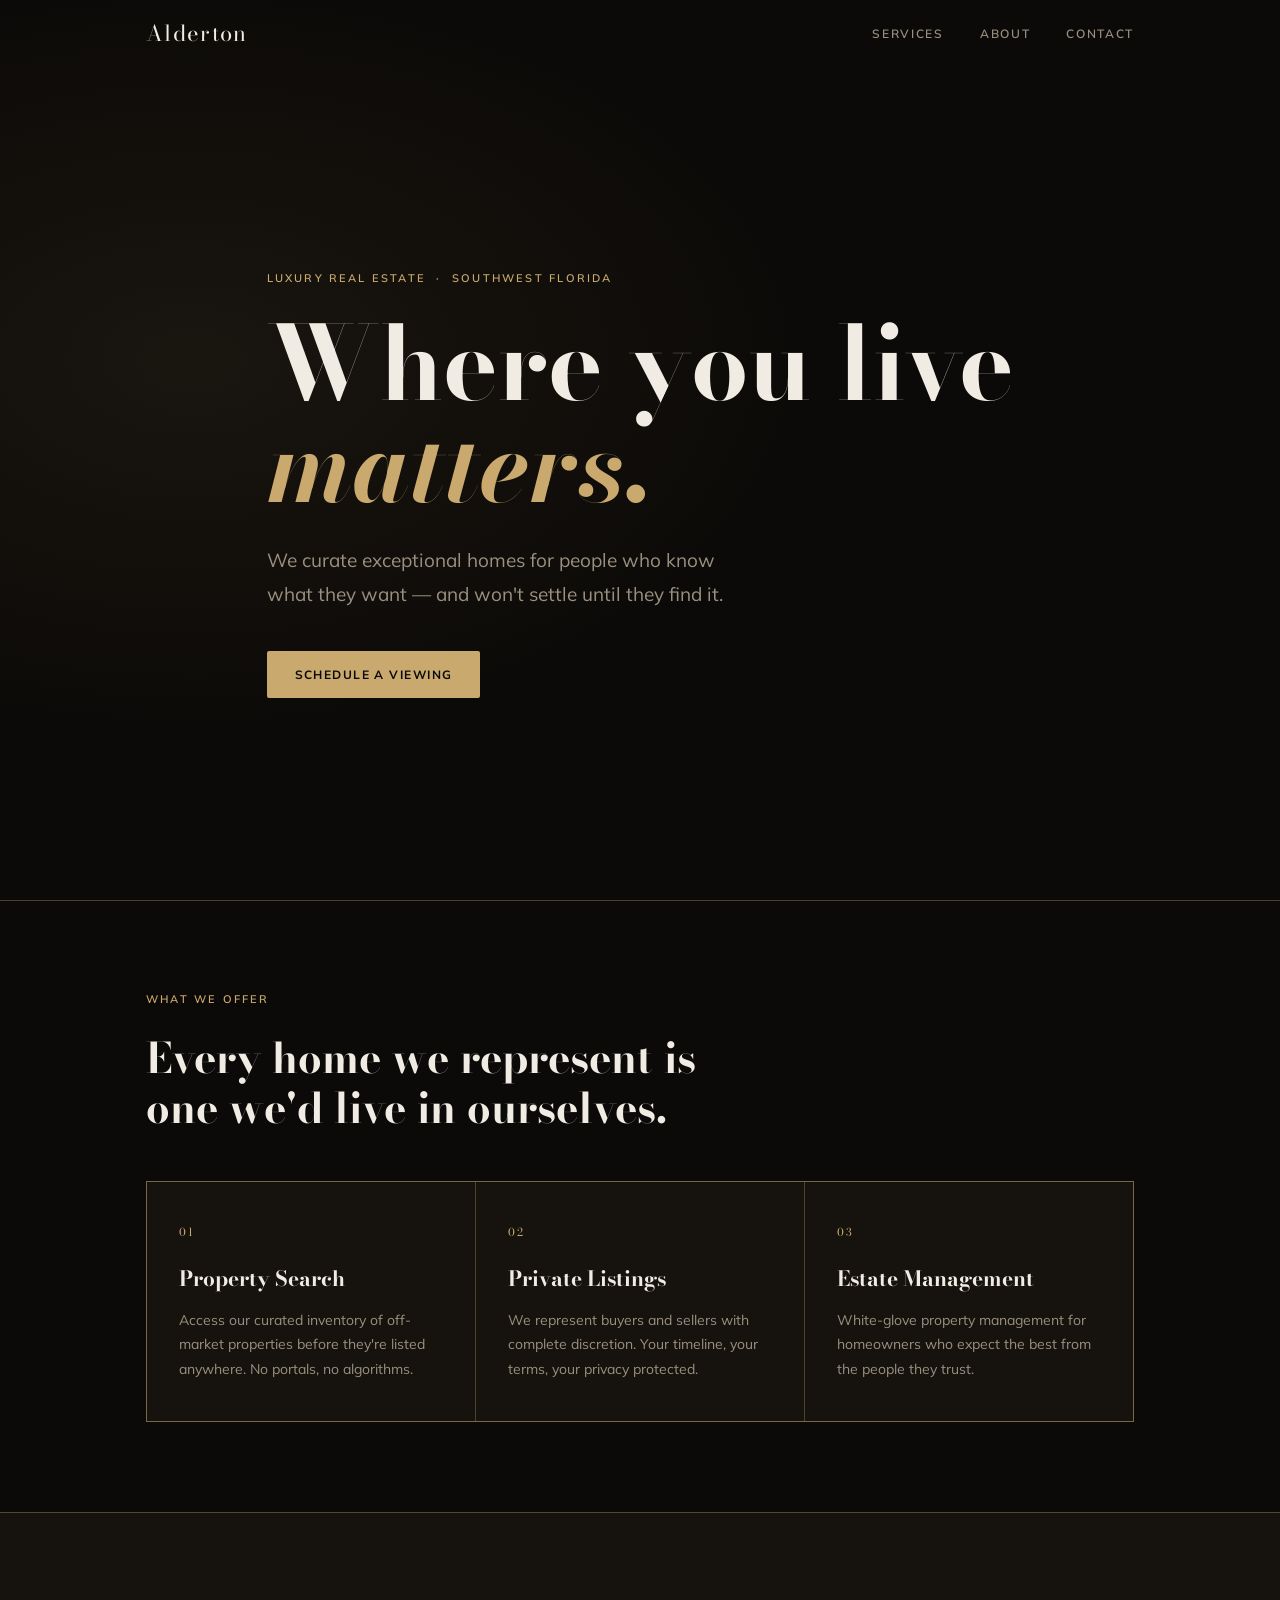
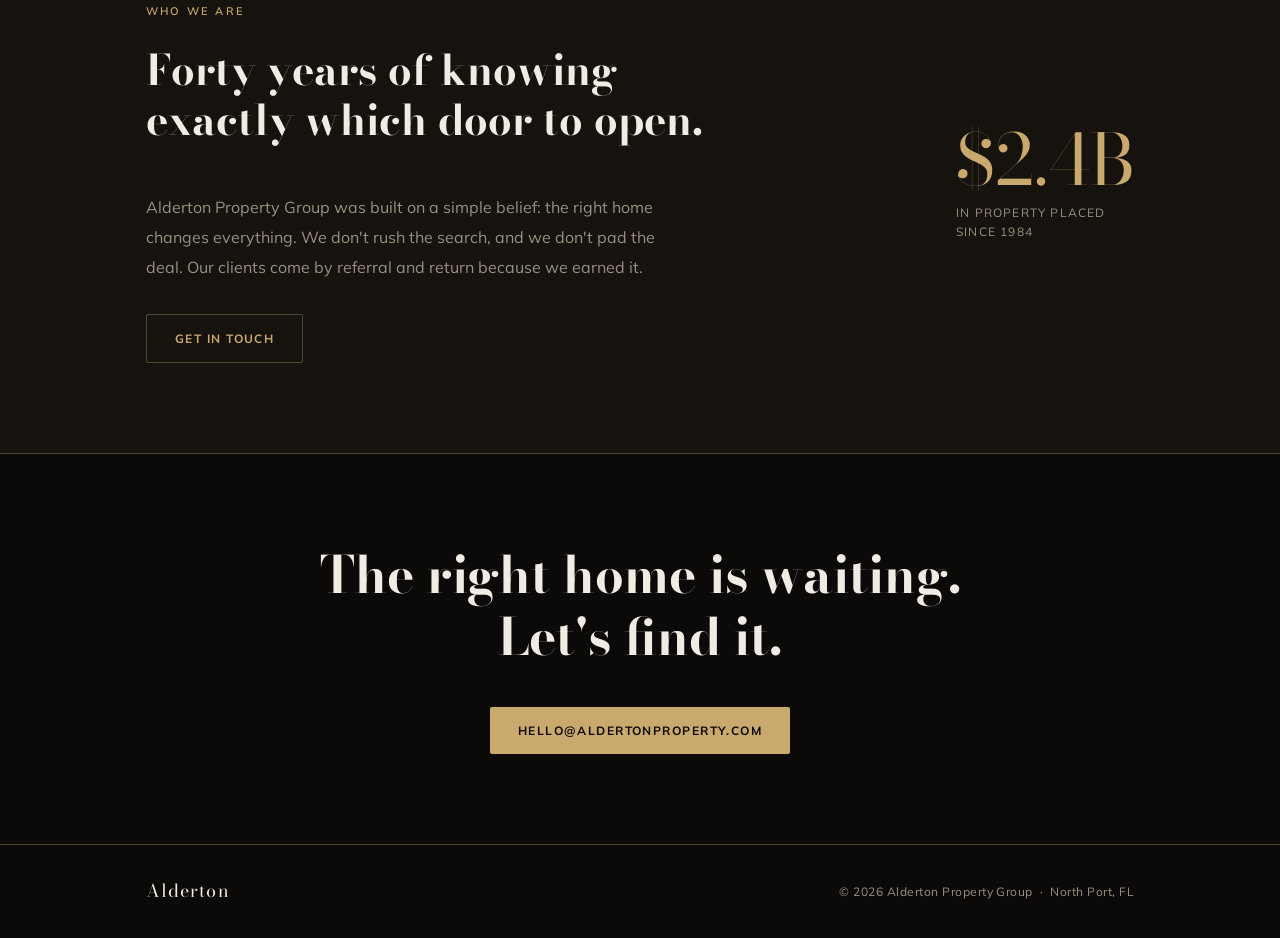
<file: site1/index.html>
<!DOCTYPE html>
<html lang="en">
<head>
<meta charset="UTF-8">
<meta name="viewport" content="width=device-width, initial-scale=1.0">
<title>Alderton Property Group</title>
<link rel="preconnect" href="https://fonts.googleapis.com">
<link rel="preconnect" href="https://fonts.gstatic.com" crossorigin>
<link href="https://fonts.googleapis.com/css2?family=Bodoni+Moda:ital,opsz,wght@0,6..96,400;0,6..96,700;1,6..96,400&family=Mulish:wght@400;500;600&display=swap" rel="stylesheet">
<link rel="stylesheet" href="css/style.css">
</head>
<body>

<header class="nav" id="nav">
  <div class="nav-inner">
    <a href="#" class="nav-logo">Alderton</a>
    <nav class="nav-links" aria-label="Main">
      <a href="#services">Services</a>
      <a href="#about">About</a>
      <a href="#contact">Contact</a>
    </nav>
    <button class="nav-toggle" id="nav-toggle" aria-label="Open menu" aria-expanded="false">
      <span></span><span></span><span></span>
    </button>
  </div>
</header>

<div class="drawer" id="drawer" aria-hidden="true">
  <a href="#services">Services</a>
  <a href="#about">About</a>
  <a href="#contact">Contact</a>
</div>

<main>

<section class="hero" id="home">
  <div class="hero-inner">
    <p class="eyebrow">Luxury Real Estate &nbsp;·&nbsp; Southwest Florida</p>
    <h1 class="hero-title">Where you live<br><em class="accent">matters.</em></h1>
    <p class="hero-sub">We curate exceptional homes for people who know what they want — and won't settle until they find it.</p>
    <a href="#contact" class="btn">Schedule a viewing</a>
  </div>
</section>

<section class="services" id="services">
  <div class="section-inner">
    <p class="eyebrow reveal">What we offer</p>
    <h2 class="section-title reveal">Every home we represent is one we'd live in ourselves.</h2>
    <div class="cards">
      <article class="card reveal">
        <span class="card-num">01</span>
        <h3 class="card-title">Property Search</h3>
        <p class="card-desc">Access our curated inventory of off-market properties before they're listed anywhere. No portals, no algorithms.</p>
      </article>
      <article class="card reveal">
        <span class="card-num">02</span>
        <h3 class="card-title">Private Listings</h3>
        <p class="card-desc">We represent buyers and sellers with complete discretion. Your timeline, your terms, your privacy protected.</p>
      </article>
      <article class="card reveal">
        <span class="card-num">03</span>
        <h3 class="card-title">Estate Management</h3>
        <p class="card-desc">White-glove property management for homeowners who expect the best from the people they trust.</p>
      </article>
    </div>
  </div>
</section>

<section class="about" id="about">
  <div class="section-inner">
    <div class="about-inner">
      <div class="about-text reveal">
        <p class="eyebrow">Who we are</p>
        <h2 class="section-title">Forty years of knowing exactly which door to open.</h2>
        <p class="body-text">Alderton Property Group was built on a simple belief: the right home changes everything. We don't rush the search, and we don't pad the deal. Our clients come by referral and return because we earned it.</p>
        <a href="#contact" class="btn btn-outline">Get in touch</a>
      </div>
      <div class="about-stat reveal">
        <span class="stat-num">$2.4B</span>
        <span class="stat-label">in property placed since 1984</span>
      </div>
    </div>
  </div>
</section>

<section class="cta" id="contact">
  <div class="section-inner">
    <div class="cta-inner reveal">
      <h2 class="cta-title">The right home is waiting.<br>Let's find it.</h2>
      <a href="mailto:hello@aldertonproperty.com" class="btn">hello@aldertonproperty.com</a>
    </div>
  </div>
</section>

</main>

<footer class="footer">
  <div class="footer-inner">
    <span class="footer-logo">Alderton</span>
    <span class="footer-copy">&copy; 2026 Alderton Property Group &nbsp;·&nbsp; North Port, FL</span>
  </div>
</footer>

<script src="js/main.js"></script>
</body>
</html>
</file>
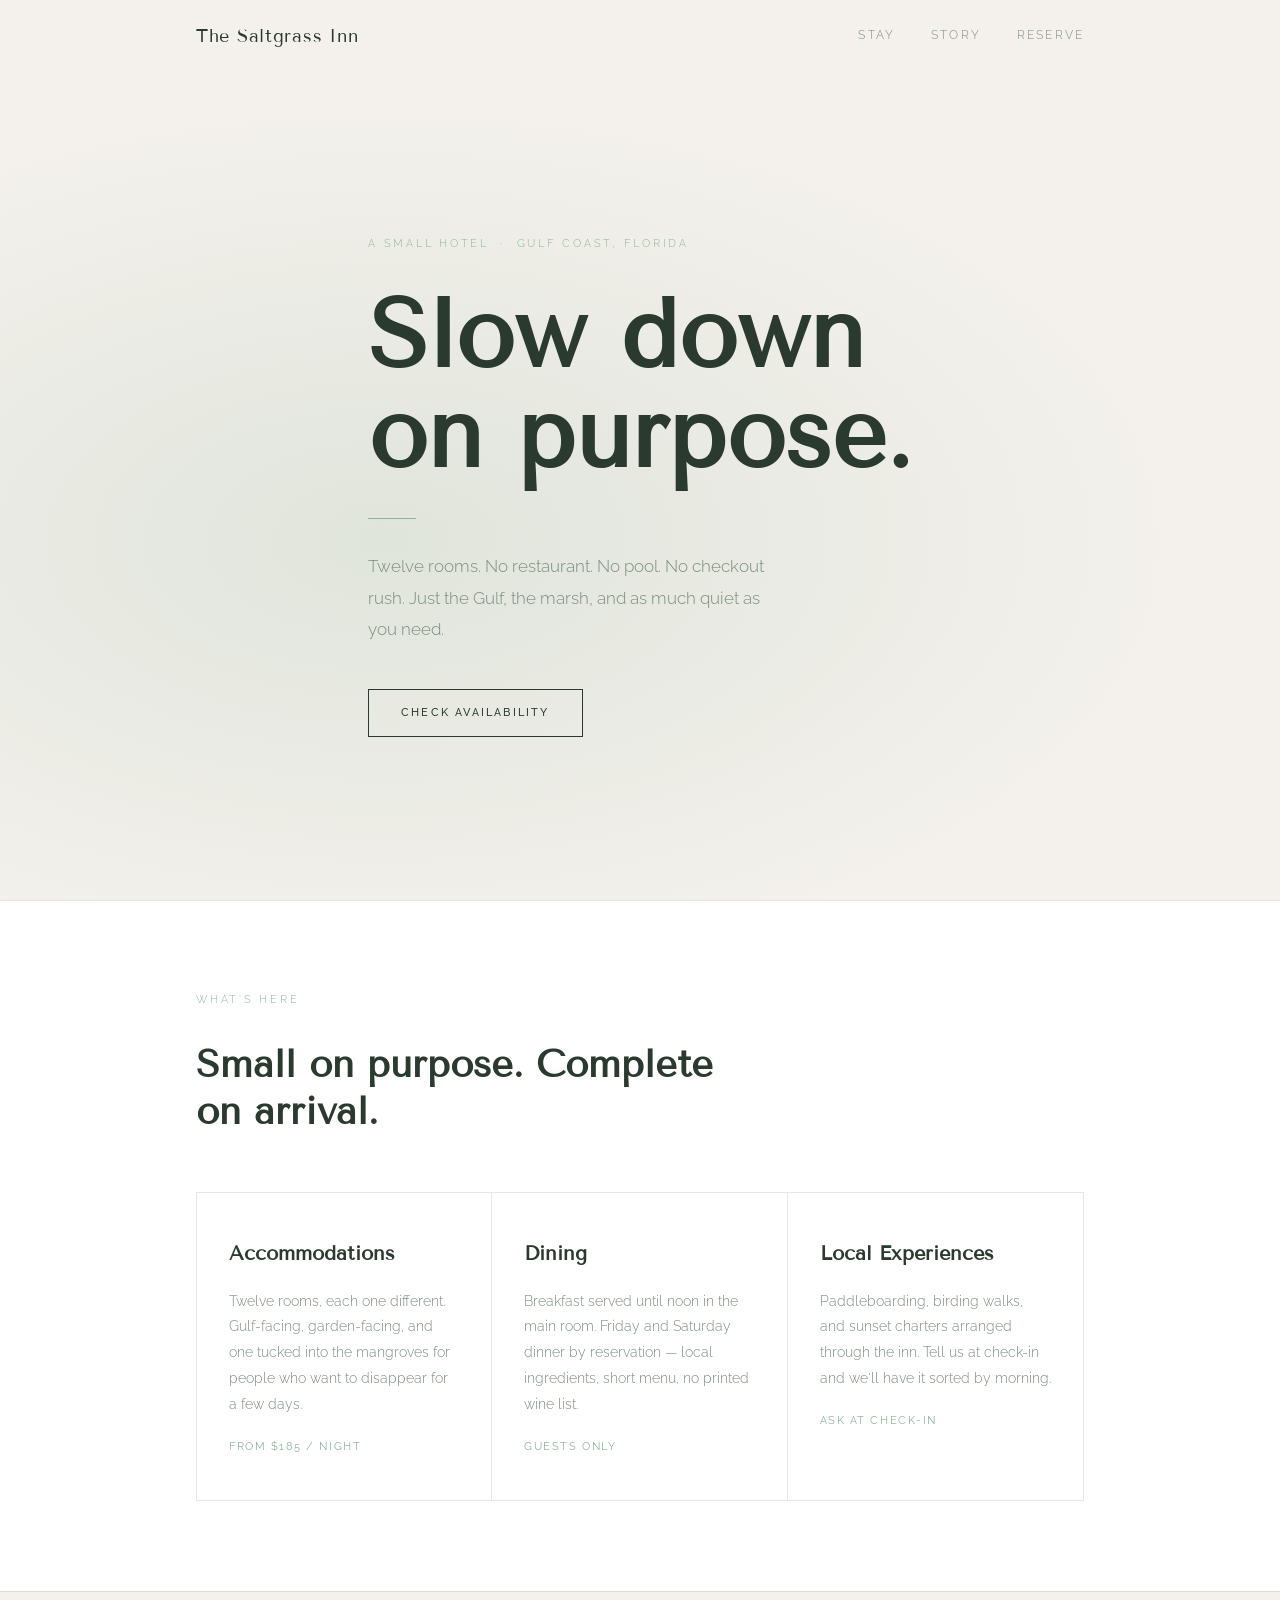
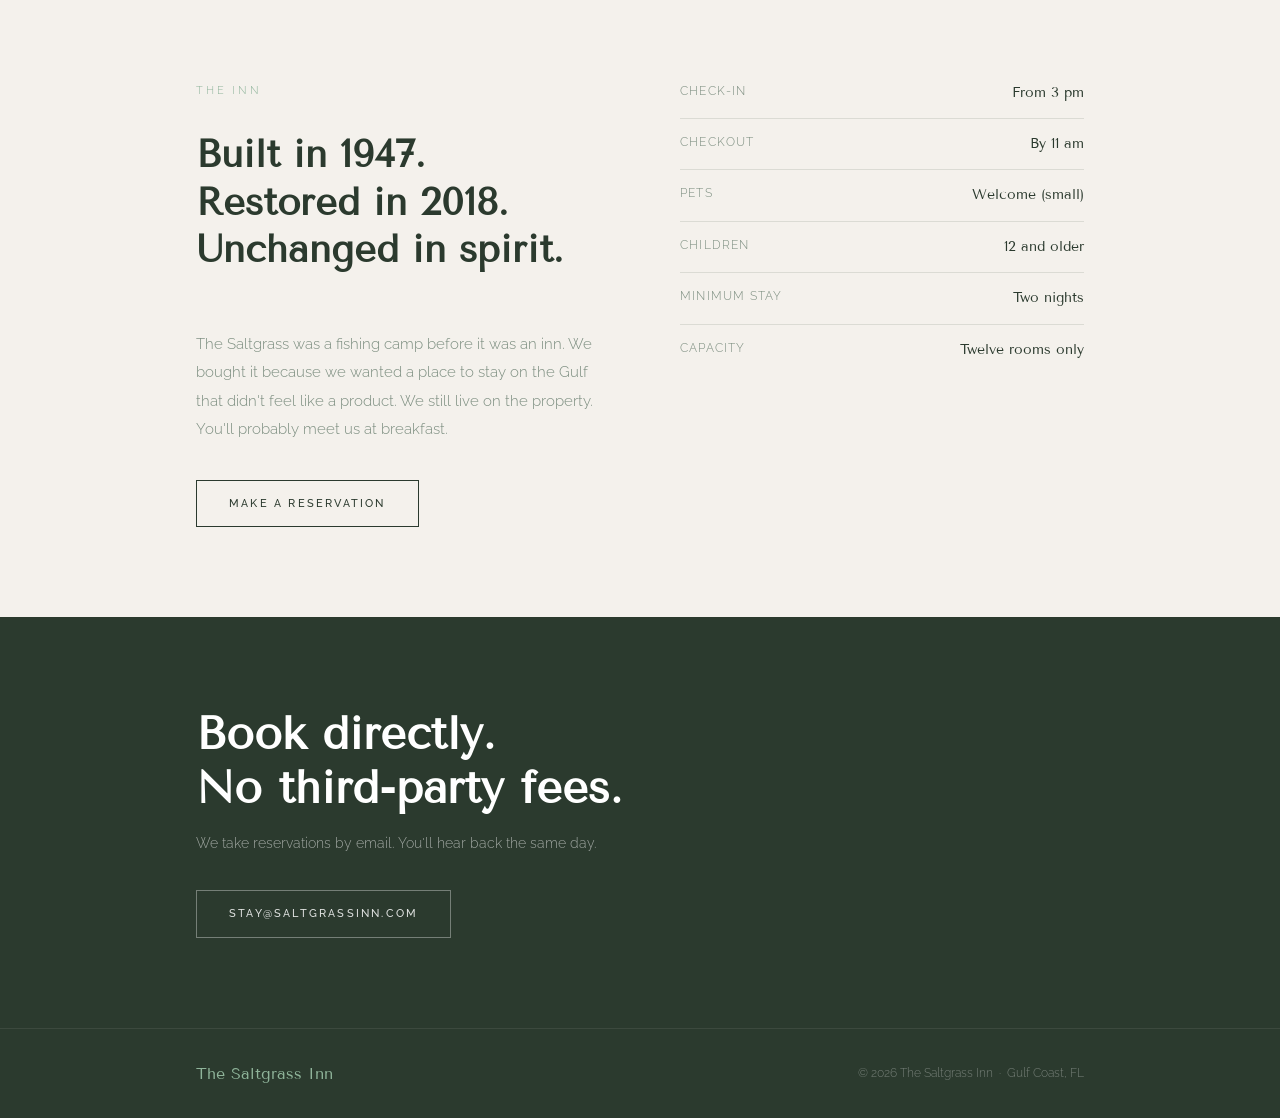
<file: site10/index.html>
<!DOCTYPE html>
<html lang="en">
<head>
<meta charset="UTF-8">
<meta name="viewport" content="width=device-width, initial-scale=1.0">
<title>The Saltgrass Inn</title>
<link rel="preconnect" href="https://fonts.googleapis.com">
<link rel="preconnect" href="https://fonts.gstatic.com" crossorigin>
<link href="https://fonts.googleapis.com/css2?family=Tenor+Sans&family=Raleway:ital,wght@0,300;0,400;0,500;1,300&display=swap" rel="stylesheet">
<link rel="stylesheet" href="css/style.css">
</head>
<body>

<header class="nav" id="nav">
  <div class="nav-inner">
    <a href="#" class="nav-logo">The Saltgrass Inn</a>
    <nav class="nav-links" aria-label="Main">
      <a href="#services">Stay</a>
      <a href="#about">Story</a>
      <a href="#contact">Reserve</a>
    </nav>
    <button class="nav-toggle" id="nav-toggle" aria-label="Open menu" aria-expanded="false">
      <span></span><span></span><span></span>
    </button>
  </div>
</header>

<div class="drawer" id="drawer" aria-hidden="true">
  <a href="#services">Stay</a>
  <a href="#about">Story</a>
  <a href="#contact">Reserve</a>
</div>

<main>

<section class="hero" id="home">
  <div class="hero-inner">
    <p class="eyebrow">A Small Hotel &nbsp;·&nbsp; Gulf Coast, Florida</p>
    <h1 class="hero-title">Slow down<br>on purpose.</h1>
    <div class="hero-divider" aria-hidden="true"></div>
    <p class="hero-sub">Twelve rooms. No restaurant. No pool. No checkout rush. Just the Gulf, the marsh, and as much quiet as you need.</p>
    <a href="#contact" class="btn">Check availability</a>
  </div>
</section>

<section class="services" id="services">
  <div class="section-inner">
    <p class="eyebrow reveal">What's here</p>
    <h2 class="section-title reveal">Small on purpose. Complete on arrival.</h2>
    <div class="cards">
      <article class="card reveal">
        <h3 class="card-title">Accommodations</h3>
        <p class="card-desc">Twelve rooms, each one different. Gulf-facing, garden-facing, and one tucked into the mangroves for people who want to disappear for a few days.</p>
        <p class="card-detail">From $185 / night</p>
      </article>
      <article class="card reveal">
        <h3 class="card-title">Dining</h3>
        <p class="card-desc">Breakfast served until noon in the main room. Friday and Saturday dinner by reservation — local ingredients, short menu, no printed wine list.</p>
        <p class="card-detail">Guests only</p>
      </article>
      <article class="card reveal">
        <h3 class="card-title">Local Experiences</h3>
        <p class="card-desc">Paddleboarding, birding walks, and sunset charters arranged through the inn. Tell us at check-in and we'll have it sorted by morning.</p>
        <p class="card-detail">Ask at check-in</p>
      </article>
    </div>
  </div>
</section>

<section class="about" id="about">
  <div class="section-inner">
    <div class="about-inner reveal">
      <div class="about-col about-text">
        <p class="eyebrow">The Inn</p>
        <h2 class="section-title">Built in 1947. Restored in 2018. Unchanged in spirit.</h2>
        <p class="body-text">The Saltgrass was a fishing camp before it was an inn. We bought it because we wanted a place to stay on the Gulf that didn't feel like a product. We still live on the property. You'll probably meet us at breakfast.</p>
        <a href="#contact" class="btn">Make a reservation</a>
      </div>
      <div class="about-col about-details">
        <div class="detail-item">
          <span class="detail-label">Check-in</span>
          <span class="detail-value">From 3 pm</span>
        </div>
        <div class="detail-item">
          <span class="detail-label">Checkout</span>
          <span class="detail-value">By 11 am</span>
        </div>
        <div class="detail-item">
          <span class="detail-label">Pets</span>
          <span class="detail-value">Welcome (small)</span>
        </div>
        <div class="detail-item">
          <span class="detail-label">Children</span>
          <span class="detail-value">12 and older</span>
        </div>
        <div class="detail-item">
          <span class="detail-label">Minimum stay</span>
          <span class="detail-value">Two nights</span>
        </div>
        <div class="detail-item">
          <span class="detail-label">Capacity</span>
          <span class="detail-value">Twelve rooms only</span>
        </div>
      </div>
    </div>
  </div>
</section>

<section class="cta" id="contact">
  <div class="section-inner">
    <div class="cta-inner reveal">
      <h2 class="cta-title">Book directly.<br>No third-party fees.</h2>
      <p class="cta-sub">We take reservations by email. You'll hear back the same day.</p>
      <a href="mailto:stay@saltgrassinn.com" class="btn">stay@saltgrassinn.com</a>
    </div>
  </div>
</section>

</main>

<footer class="footer">
  <div class="footer-inner">
    <span class="footer-logo">The Saltgrass Inn</span>
    <span class="footer-copy">&copy; 2026 The Saltgrass Inn &nbsp;·&nbsp; Gulf Coast, FL</span>
  </div>
</footer>

<script src="js/main.js"></script>
</body>
</html>
</file>
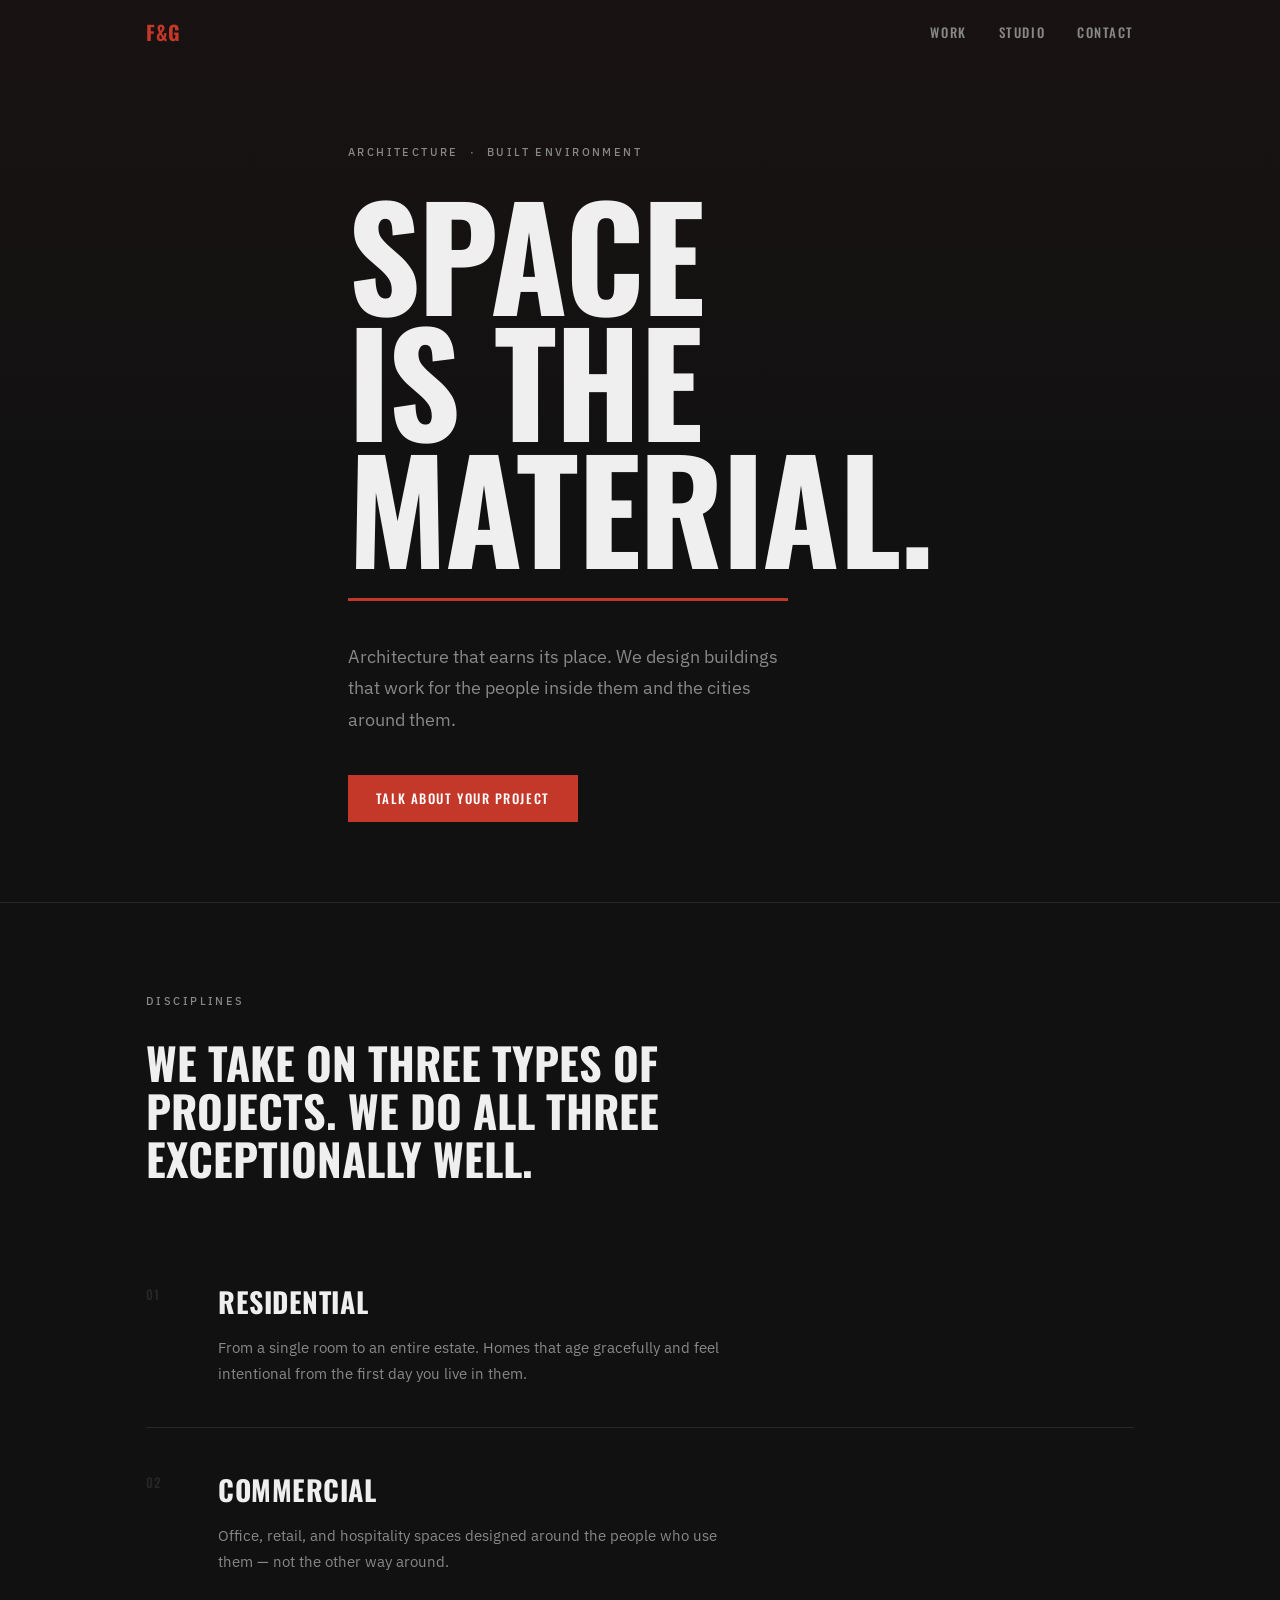
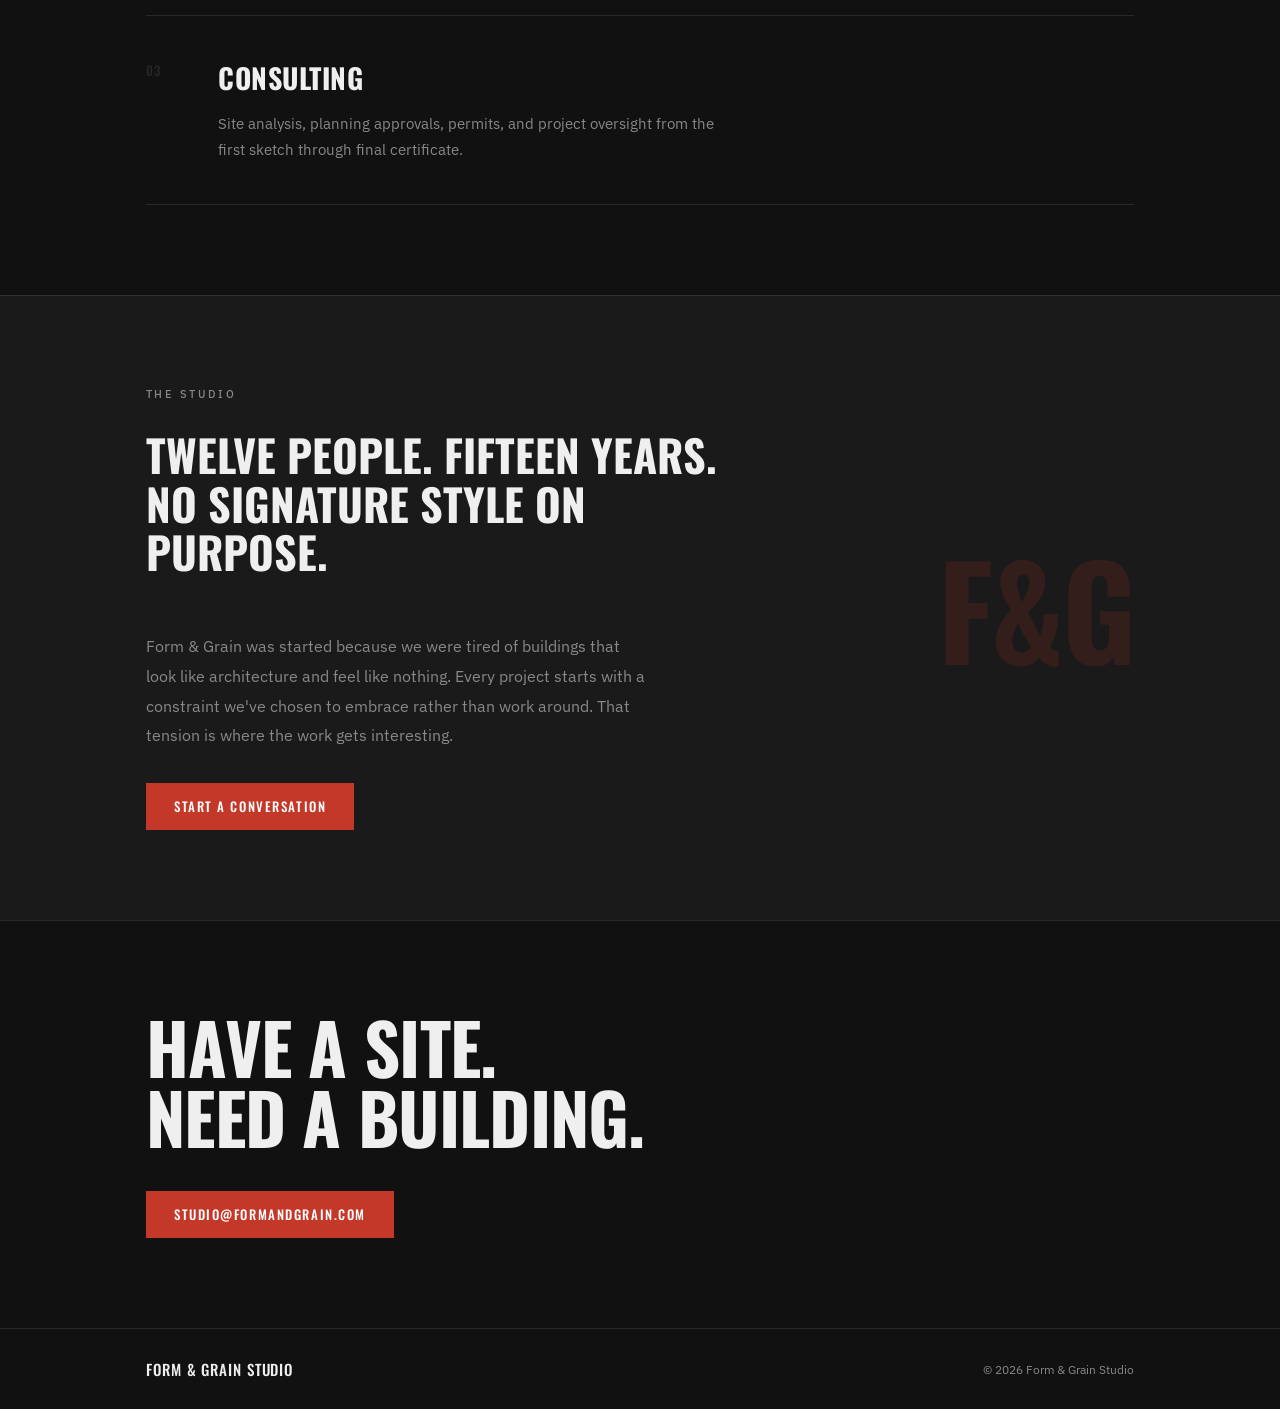
<file: site2/index.html>
<!DOCTYPE html>
<html lang="en">
<head>
<meta charset="UTF-8">
<meta name="viewport" content="width=device-width, initial-scale=1.0">
<title>Form &amp; Grain Studio</title>
<link rel="preconnect" href="https://fonts.googleapis.com">
<link rel="preconnect" href="https://fonts.gstatic.com" crossorigin>
<link href="https://fonts.googleapis.com/css2?family=Oswald:wght@400;500;700&family=IBM+Plex+Sans:ital,wght@0,400;0,500;1,400&display=swap" rel="stylesheet">
<link rel="stylesheet" href="css/style.css">
</head>
<body>

<header class="nav" id="nav">
  <div class="nav-inner">
    <a href="#" class="nav-logo">F&amp;G</a>
    <nav class="nav-links" aria-label="Main">
      <a href="#services">Work</a>
      <a href="#about">Studio</a>
      <a href="#contact">Contact</a>
    </nav>
    <button class="nav-toggle" id="nav-toggle" aria-label="Open menu" aria-expanded="false">
      <span></span><span></span><span></span>
    </button>
  </div>
</header>

<div class="drawer" id="drawer" aria-hidden="true">
  <a href="#services">Work</a>
  <a href="#about">Studio</a>
  <a href="#contact">Contact</a>
</div>

<main>

<section class="hero" id="home">
  <div class="hero-inner">
    <p class="eyebrow">Architecture &nbsp;·&nbsp; Built Environment</p>
    <h1 class="hero-title">SPACE<br>IS THE<br>MATERIAL.</h1>
    <div class="hero-line" id="hero-line" aria-hidden="true"></div>
    <p class="hero-sub">Architecture that earns its place. We design buildings that work for the people inside them and the cities around them.</p>
    <a href="#contact" class="btn">Talk about your project</a>
  </div>
</section>

<section class="services" id="services">
  <div class="section-inner">
    <p class="eyebrow reveal">Disciplines</p>
    <h2 class="section-title reveal">We take on three types of projects. We do all three exceptionally well.</h2>
    <div class="cards">
      <article class="card reveal">
        <span class="card-num">01</span>
        <div class="card-body">
          <h3 class="card-title">Residential</h3>
          <p class="card-desc">From a single room to an entire estate. Homes that age gracefully and feel intentional from the first day you live in them.</p>
        </div>
      </article>
      <article class="card reveal">
        <span class="card-num">02</span>
        <div class="card-body">
          <h3 class="card-title">Commercial</h3>
          <p class="card-desc">Office, retail, and hospitality spaces designed around the people who use them — not the other way around.</p>
        </div>
      </article>
      <article class="card reveal">
        <span class="card-num">03</span>
        <div class="card-body">
          <h3 class="card-title">Consulting</h3>
          <p class="card-desc">Site analysis, planning approvals, permits, and project oversight from the first sketch through final certificate.</p>
        </div>
      </article>
    </div>
  </div>
</section>

<section class="about" id="about">
  <div class="section-inner">
    <div class="about-inner">
      <div class="about-text reveal">
        <p class="eyebrow">The Studio</p>
        <h2 class="section-title">Twelve people. Fifteen years. No signature style on purpose.</h2>
        <p class="body-text">Form &amp; Grain was started because we were tired of buildings that look like architecture and feel like nothing. Every project starts with a constraint we've chosen to embrace rather than work around. That tension is where the work gets interesting.</p>
        <a href="#contact" class="btn">Start a conversation</a>
      </div>
      <div class="about-mark reveal" aria-hidden="true">
        <span class="mark-text">F&amp;G</span>
      </div>
    </div>
  </div>
</section>

<section class="cta" id="contact">
  <div class="section-inner">
    <div class="cta-inner reveal">
      <h2 class="cta-title">HAVE A SITE.<br>NEED A BUILDING.</h2>
      <a href="mailto:studio@formandgrain.com" class="btn">studio@formandgrain.com</a>
    </div>
  </div>
</section>

</main>

<footer class="footer">
  <div class="footer-inner">
    <span class="footer-logo">Form &amp; Grain Studio</span>
    <span class="footer-copy">&copy; 2026 Form &amp; Grain Studio</span>
  </div>
</footer>

<script src="js/main.js"></script>
</body>
</html>
</file>
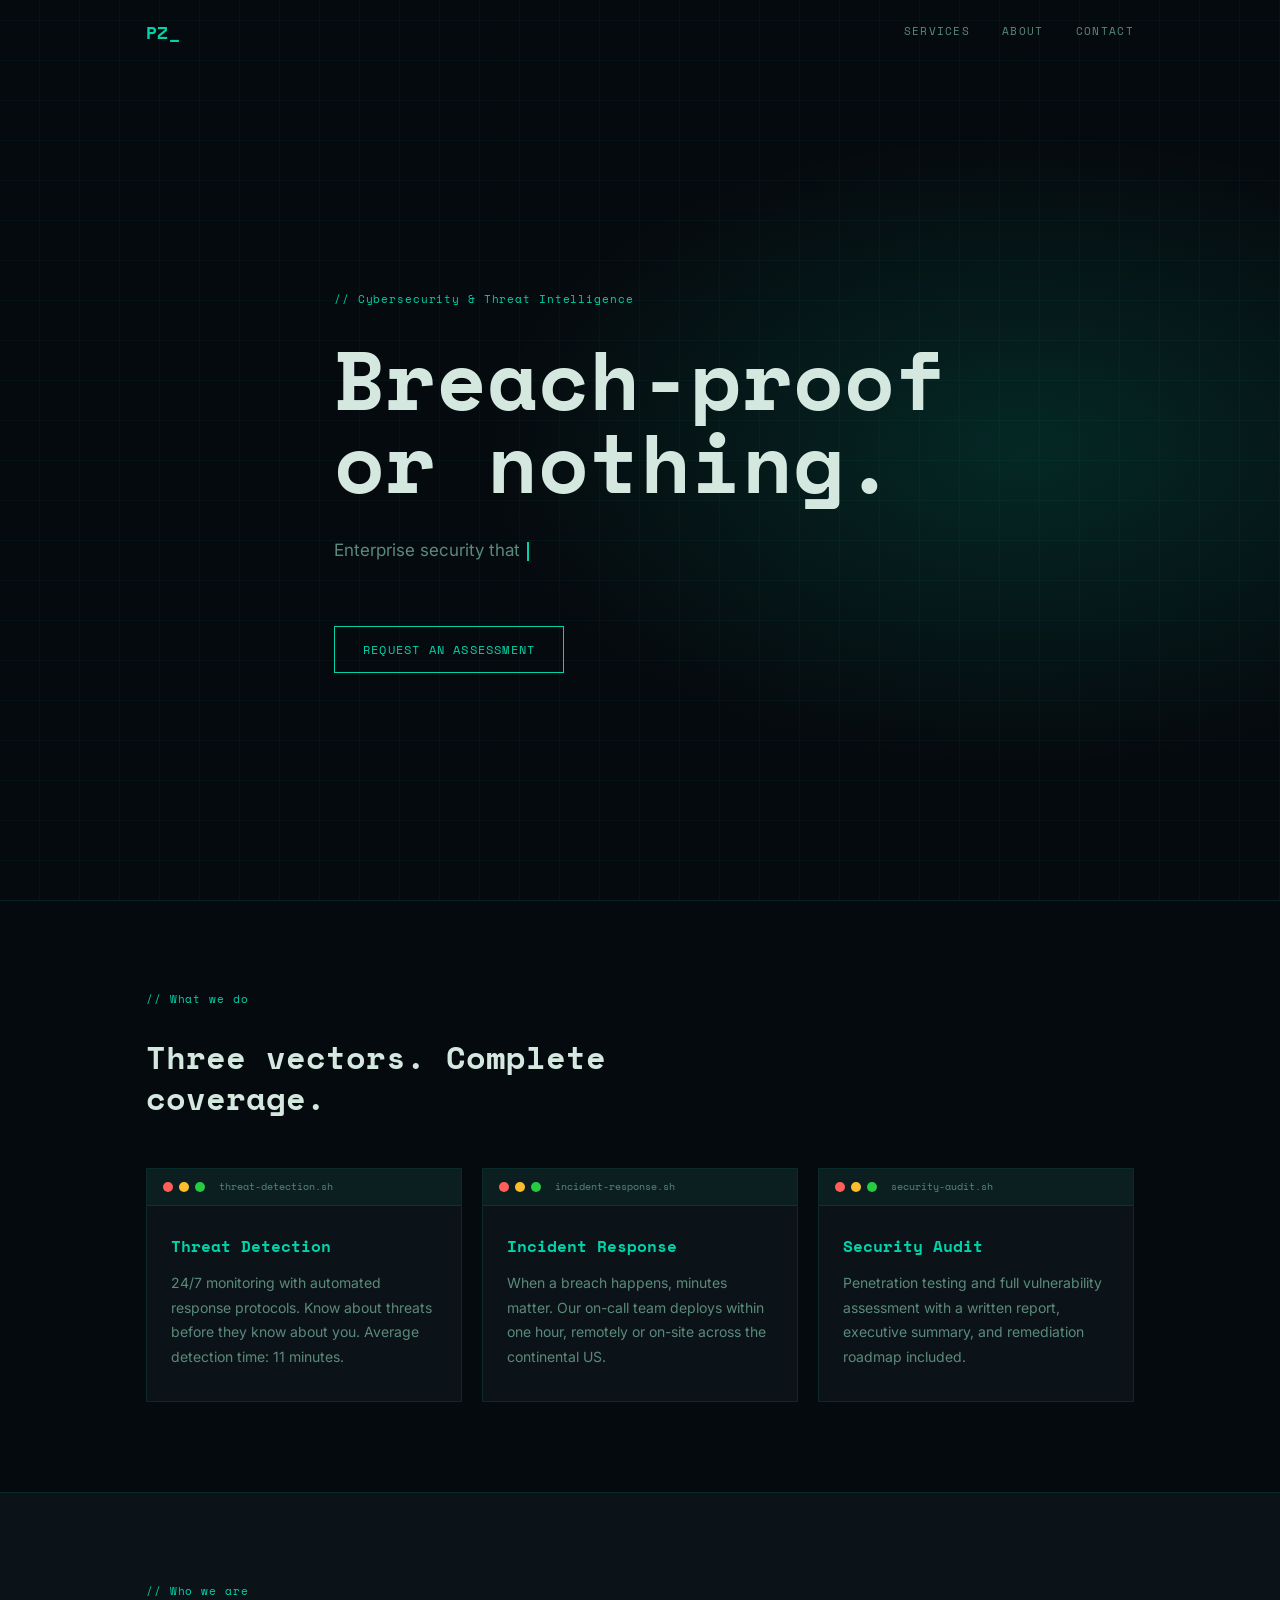
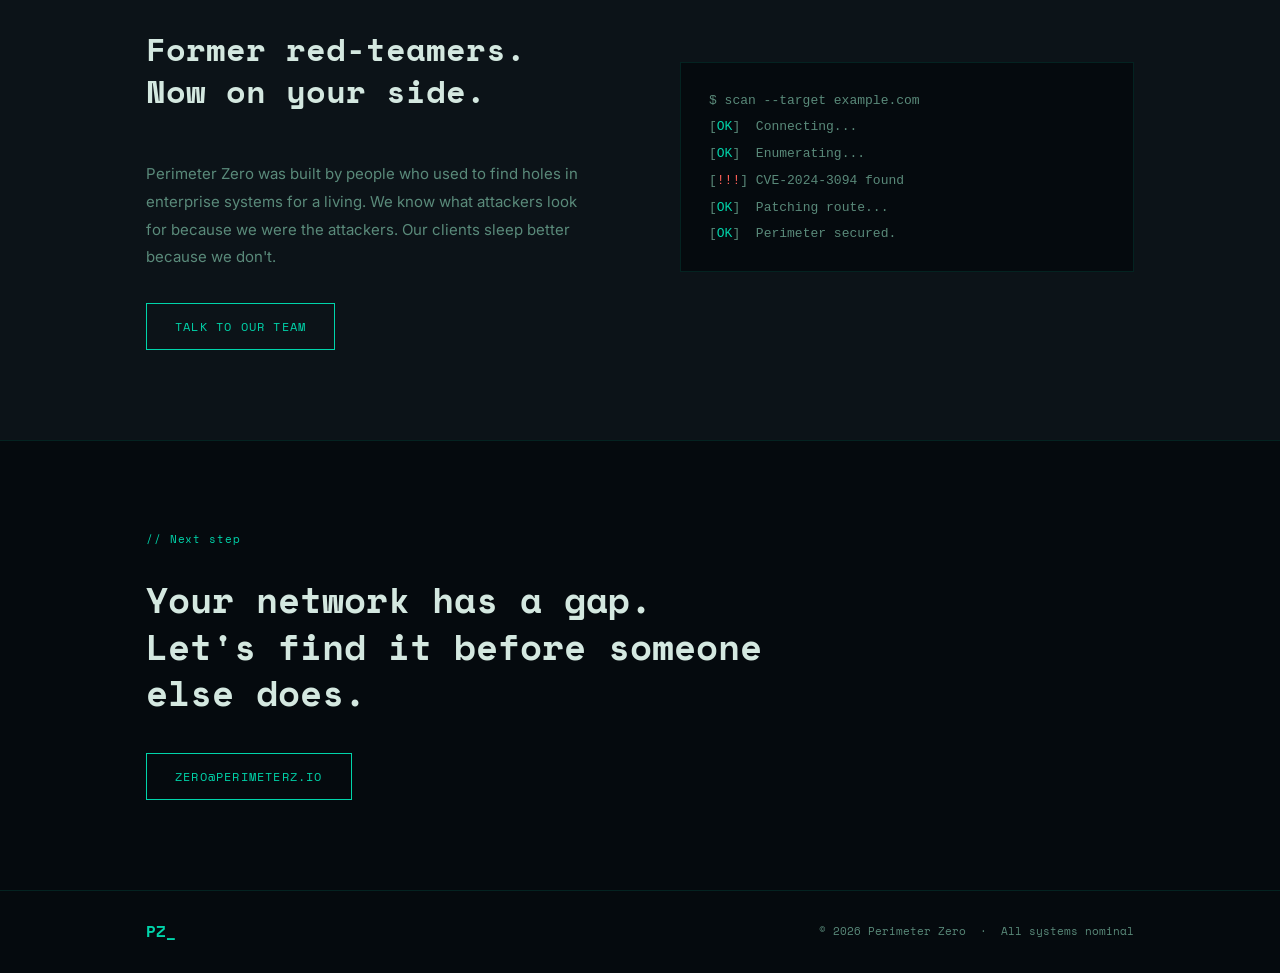
<file: site3/index.html>
<!DOCTYPE html>
<html lang="en">
<head>
<meta charset="UTF-8">
<meta name="viewport" content="width=device-width, initial-scale=1.0">
<title>Perimeter Zero</title>
<link rel="preconnect" href="https://fonts.googleapis.com">
<link rel="preconnect" href="https://fonts.gstatic.com" crossorigin>
<link href="https://fonts.googleapis.com/css2?family=Space+Mono:ital,wght@0,400;0,700;1,400&family=Inter:wght@400;500;600&display=swap" rel="stylesheet">
<link rel="stylesheet" href="css/style.css">
</head>
<body>

<header class="nav" id="nav">
  <div class="nav-inner">
    <a href="#" class="nav-logo">PZ_</a>
    <nav class="nav-links" aria-label="Main">
      <a href="#services">Services</a>
      <a href="#about">About</a>
      <a href="#contact">Contact</a>
    </nav>
    <button class="nav-toggle" id="nav-toggle" aria-label="Open menu" aria-expanded="false">
      <span></span><span></span><span></span>
    </button>
  </div>
</header>

<div class="drawer" id="drawer" aria-hidden="true">
  <a href="#services">Services</a>
  <a href="#about">About</a>
  <a href="#contact">Contact</a>
</div>

<main>

<section class="hero" id="home">
  <div class="hero-bg" aria-hidden="true"></div>
  <div class="hero-inner">
    <p class="eyebrow">// Cybersecurity &amp; Threat Intelligence</p>
    <h1 class="hero-title">Breach-proof<br>or nothing.</h1>
    <p class="hero-sub" id="typewriter" data-text="Enterprise security that assumes every threat is real — and prepares accordingly."></p>
    <a href="#contact" class="btn">Request an assessment</a>
  </div>
</section>

<section class="services" id="services">
  <div class="section-inner">
    <p class="eyebrow reveal">// What we do</p>
    <h2 class="section-title reveal">Three vectors. Complete coverage.</h2>
    <div class="cards">
      <article class="card reveal">
        <div class="card-terminal-bar" aria-hidden="true">
          <span class="dot red"></span><span class="dot yellow"></span><span class="dot green"></span>
          <span class="card-terminal-title">threat-detection.sh</span>
        </div>
        <div class="card-body">
          <h3 class="card-title">Threat Detection</h3>
          <p class="card-desc">24/7 monitoring with automated response protocols. Know about threats before they know about you. Average detection time: 11 minutes.</p>
        </div>
      </article>
      <article class="card reveal">
        <div class="card-terminal-bar" aria-hidden="true">
          <span class="dot red"></span><span class="dot yellow"></span><span class="dot green"></span>
          <span class="card-terminal-title">incident-response.sh</span>
        </div>
        <div class="card-body">
          <h3 class="card-title">Incident Response</h3>
          <p class="card-desc">When a breach happens, minutes matter. Our on-call team deploys within one hour, remotely or on-site across the continental US.</p>
        </div>
      </article>
      <article class="card reveal">
        <div class="card-terminal-bar" aria-hidden="true">
          <span class="dot red"></span><span class="dot yellow"></span><span class="dot green"></span>
          <span class="card-terminal-title">security-audit.sh</span>
        </div>
        <div class="card-body">
          <h3 class="card-title">Security Audit</h3>
          <p class="card-desc">Penetration testing and full vulnerability assessment with a written report, executive summary, and remediation roadmap included.</p>
        </div>
      </article>
    </div>
  </div>
</section>

<section class="about" id="about">
  <div class="section-inner">
    <div class="about-inner">
      <div class="about-text reveal">
        <p class="eyebrow">// Who we are</p>
        <h2 class="section-title">Former red-teamers. Now on your side.</h2>
        <p class="body-text">Perimeter Zero was built by people who used to find holes in enterprise systems for a living. We know what attackers look for because we were the attackers. Our clients sleep better because we don't.</p>
        <a href="#contact" class="btn">Talk to our team</a>
      </div>
      <div class="about-code reveal" aria-hidden="true">
        <pre class="code-block"><code>$ scan --target example.com
[<span class="teal">OK</span>]  Connecting...
[<span class="teal">OK</span>]  Enumerating...
[<span class="red-t">!!!</span>] CVE-2024-3094 found
[<span class="teal">OK</span>]  Patching route...
[<span class="teal">OK</span>]  Perimeter secured.</code></pre>
      </div>
    </div>
  </div>
</section>

<section class="cta" id="contact">
  <div class="section-inner">
    <div class="cta-inner reveal">
      <p class="eyebrow">// Next step</p>
      <h2 class="cta-title">Your network has a gap.<br>Let's find it before someone else does.</h2>
      <a href="mailto:zero@perimeterz.io" class="btn">zero@perimeterz.io</a>
    </div>
  </div>
</section>

</main>

<footer class="footer">
  <div class="footer-inner">
    <span class="footer-logo">PZ_</span>
    <span class="footer-copy">&copy; 2026 Perimeter Zero &nbsp;·&nbsp; All systems nominal</span>
  </div>
</footer>

<script src="js/main.js"></script>
</body>
</html>
</file>
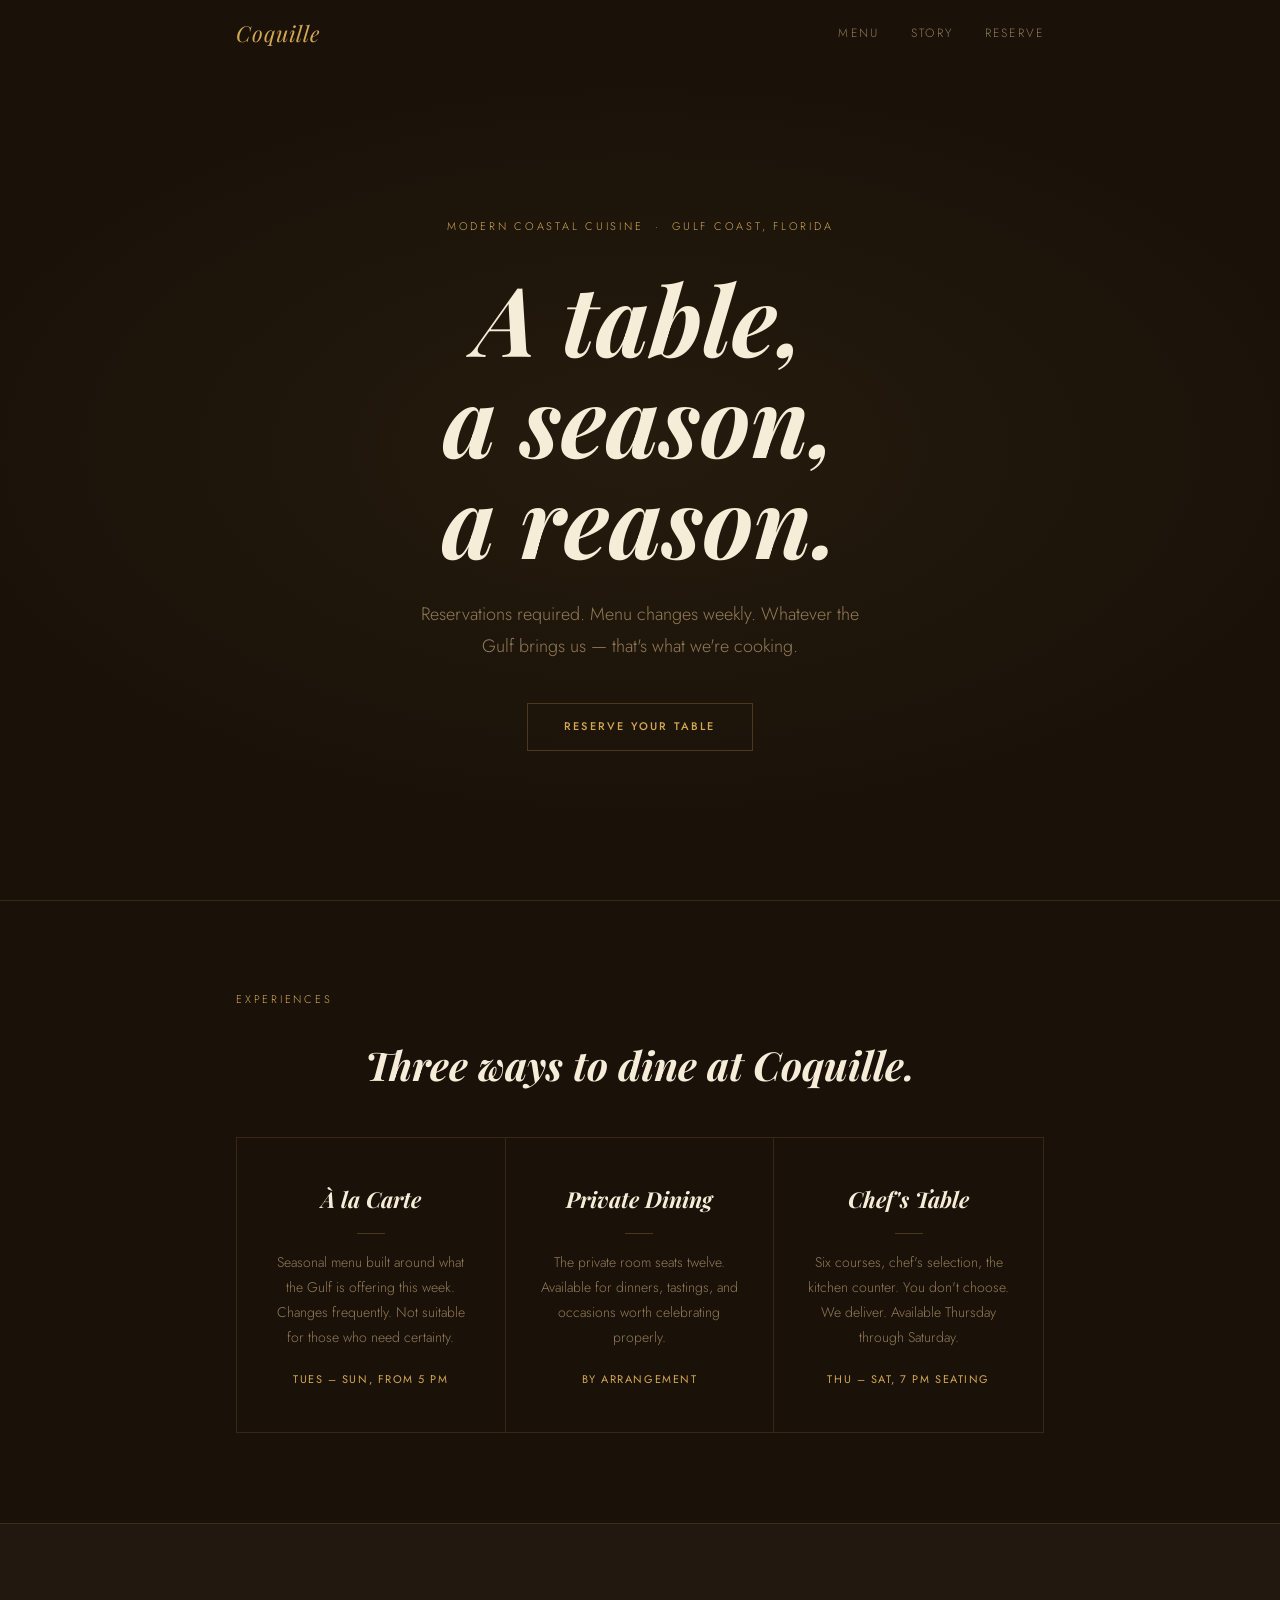
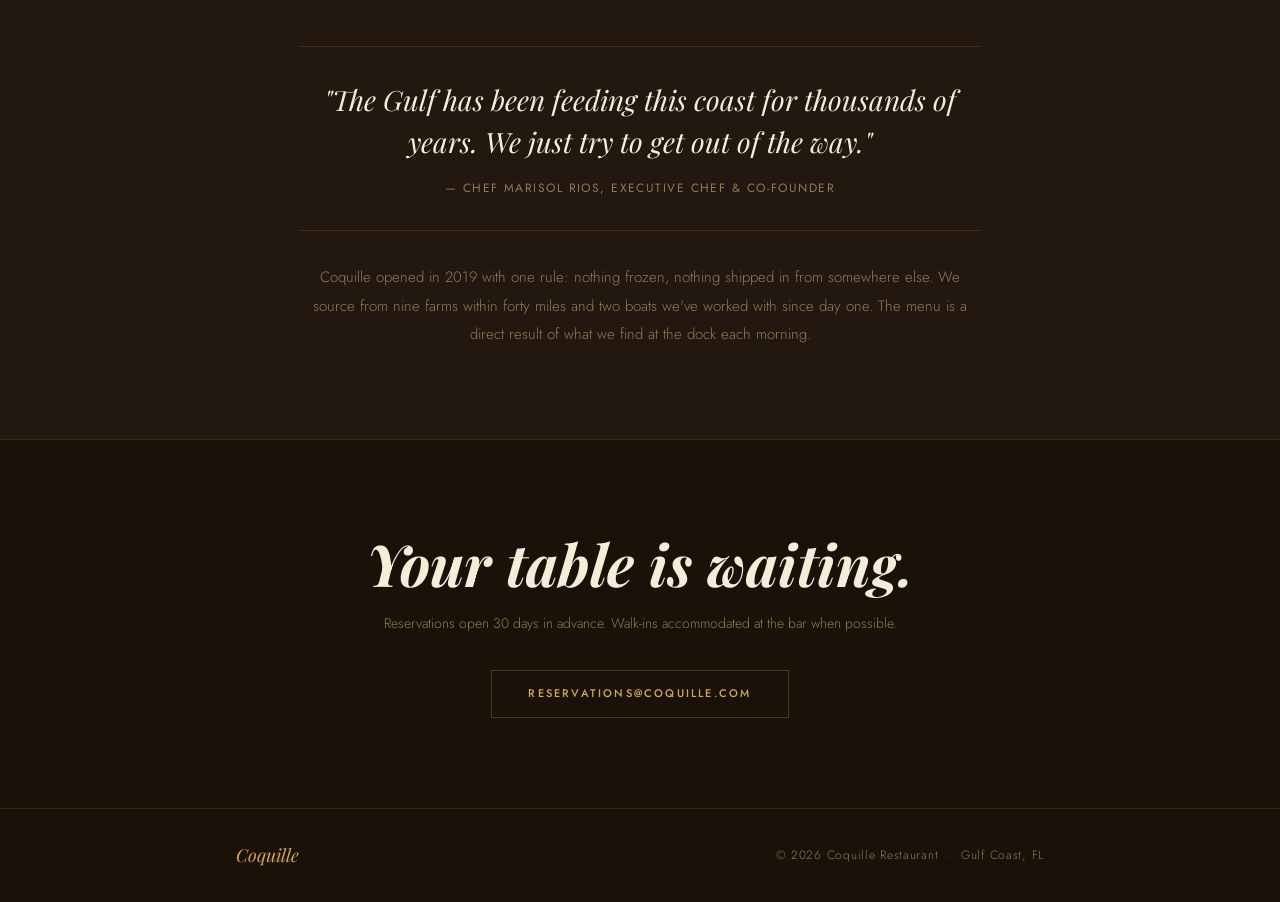
<file: site4/index.html>
<!DOCTYPE html>
<html lang="en">
<head>
<meta charset="UTF-8">
<meta name="viewport" content="width=device-width, initial-scale=1.0">
<title>Coquille</title>
<link rel="preconnect" href="https://fonts.googleapis.com">
<link rel="preconnect" href="https://fonts.gstatic.com" crossorigin>
<link href="https://fonts.googleapis.com/css2?family=Playfair+Display:ital,wght@0,400;0,700;1,400;1,700&family=Jost:wght@300;400;500&display=swap" rel="stylesheet">
<link rel="stylesheet" href="css/style.css">
</head>
<body>

<header class="nav" id="nav">
  <div class="nav-inner">
    <a href="#" class="nav-logo">Coquille</a>
    <nav class="nav-links" aria-label="Main">
      <a href="#services">Menu</a>
      <a href="#about">Story</a>
      <a href="#contact">Reserve</a>
    </nav>
    <button class="nav-toggle" id="nav-toggle" aria-label="Open menu" aria-expanded="false">
      <span></span><span></span><span></span>
    </button>
  </div>
</header>

<div class="drawer" id="drawer" aria-hidden="true">
  <a href="#services">Menu</a>
  <a href="#about">Story</a>
  <a href="#contact">Reserve</a>
</div>

<main>

<section class="hero" id="home">
  <div class="hero-inner">
    <p class="eyebrow">Modern Coastal Cuisine &nbsp;·&nbsp; Gulf Coast, Florida</p>
    <h1 class="hero-title"><em>A table,<br>a season,<br>a reason.</em></h1>
    <p class="hero-sub">Reservations required. Menu changes weekly. Whatever the Gulf brings us — that's what we're cooking.</p>
    <a href="#contact" class="btn">Reserve your table</a>
  </div>
</section>

<section class="services" id="services">
  <div class="section-inner">
    <p class="eyebrow reveal">Experiences</p>
    <h2 class="section-title reveal"><em>Three ways to dine at Coquille.</em></h2>
    <div class="cards">
      <article class="card reveal">
        <h3 class="card-title">À la Carte</h3>
        <div class="card-rule" aria-hidden="true"></div>
        <p class="card-desc">Seasonal menu built around what the Gulf is offering this week. Changes frequently. Not suitable for those who need certainty.</p>
        <p class="card-note">Tues – Sun, from 5 pm</p>
      </article>
      <article class="card reveal">
        <h3 class="card-title">Private Dining</h3>
        <div class="card-rule" aria-hidden="true"></div>
        <p class="card-desc">The private room seats twelve. Available for dinners, tastings, and occasions worth celebrating properly.</p>
        <p class="card-note">By arrangement</p>
      </article>
      <article class="card reveal">
        <h3 class="card-title">Chef's Table</h3>
        <div class="card-rule" aria-hidden="true"></div>
        <p class="card-desc">Six courses, chef's selection, the kitchen counter. You don't choose. We deliver. Available Thursday through Saturday.</p>
        <p class="card-note">Thu – Sat, 7 pm seating</p>
      </article>
    </div>
  </div>
</section>

<section class="about" id="about">
  <div class="section-inner">
    <div class="about-inner reveal">
      <div class="about-rule" aria-hidden="true"></div>
      <blockquote class="about-quote">"The Gulf has been feeding this coast for thousands of years. We just try to get out of the way."</blockquote>
      <p class="about-attr">— Chef Marisol Rios, Executive Chef &amp; Co-founder</p>
      <div class="about-rule" aria-hidden="true"></div>
      <p class="body-text">Coquille opened in 2019 with one rule: nothing frozen, nothing shipped in from somewhere else. We source from nine farms within forty miles and two boats we've worked with since day one. The menu is a direct result of what we find at the dock each morning.</p>
    </div>
  </div>
</section>

<section class="cta" id="contact">
  <div class="section-inner">
    <div class="cta-inner reveal">
      <h2 class="cta-title"><em>Your table is waiting.</em></h2>
      <p class="cta-sub">Reservations open 30 days in advance. Walk-ins accommodated at the bar when possible.</p>
      <a href="mailto:reservations@coquille.com" class="btn">reservations@coquille.com</a>
    </div>
  </div>
</section>

</main>

<footer class="footer">
  <div class="footer-inner">
    <span class="footer-logo"><em>Coquille</em></span>
    <span class="footer-copy">&copy; 2026 Coquille Restaurant &nbsp;·&nbsp; Gulf Coast, FL</span>
  </div>
</footer>

<script src="js/main.js"></script>
</body>
</html>
</file>
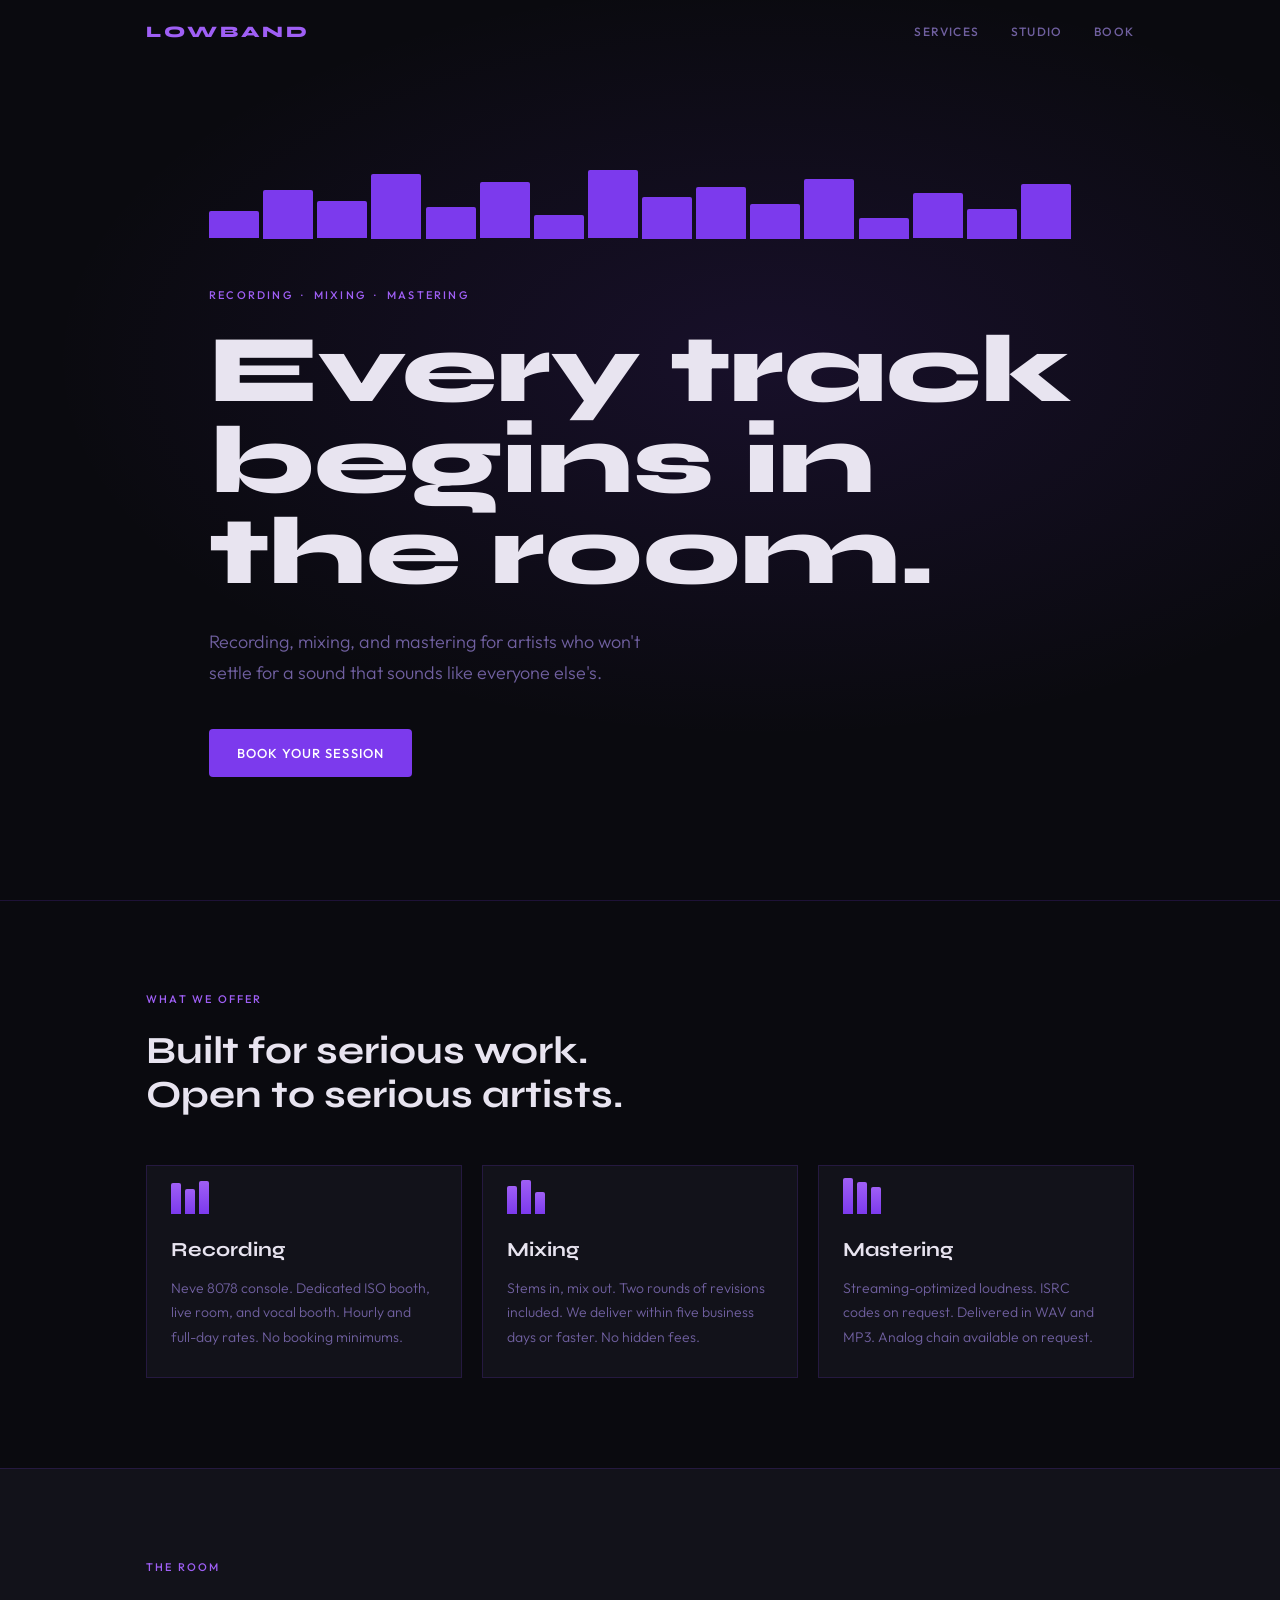
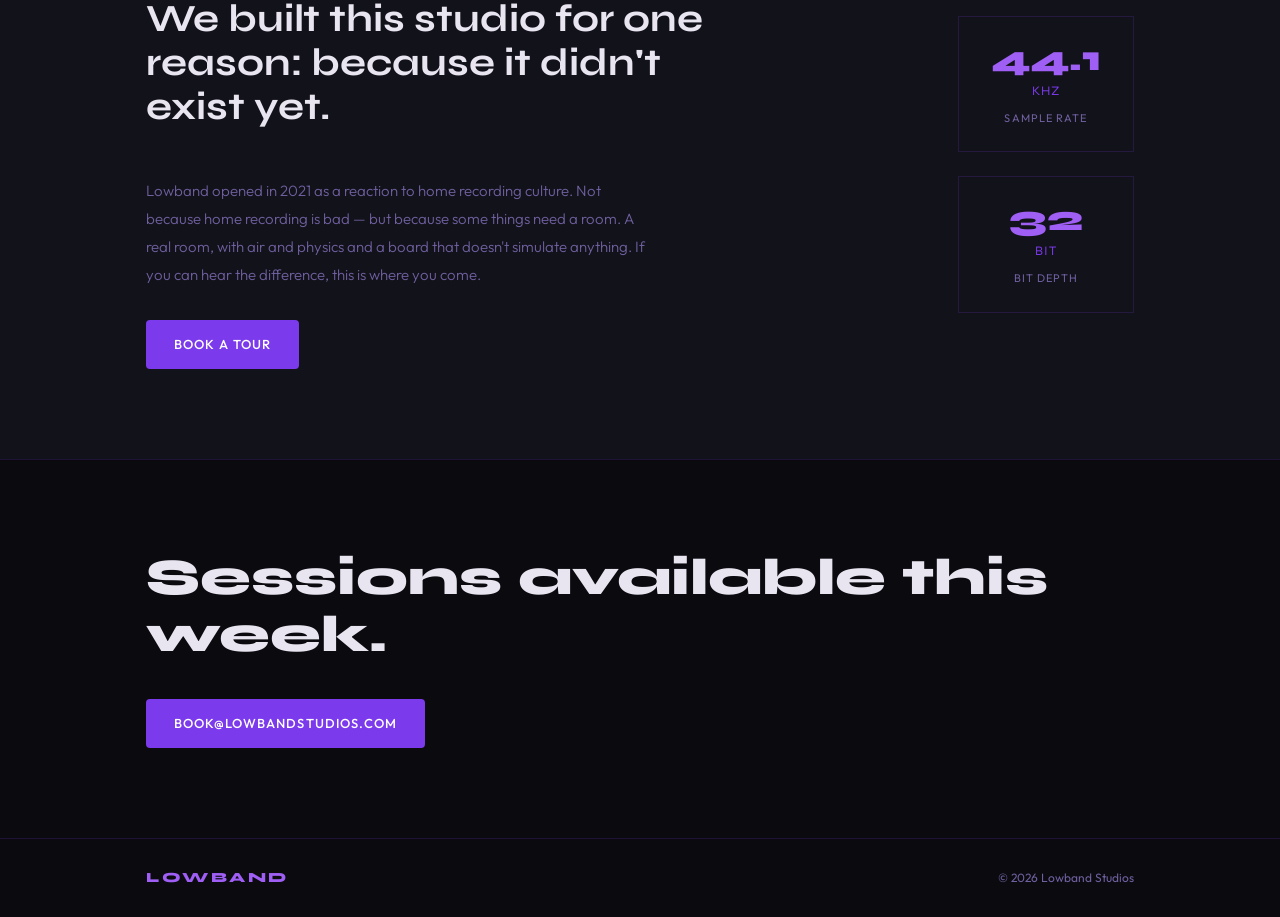
<file: site5/index.html>
<!DOCTYPE html>
<html lang="en">
<head>
<meta charset="UTF-8">
<meta name="viewport" content="width=device-width, initial-scale=1.0">
<title>Lowband Studios</title>
<link rel="preconnect" href="https://fonts.googleapis.com">
<link rel="preconnect" href="https://fonts.gstatic.com" crossorigin>
<link href="https://fonts.googleapis.com/css2?family=Syne:wght@400;600;700;800&family=Outfit:wght@300;400;500&display=swap" rel="stylesheet">
<link rel="stylesheet" href="css/style.css">
</head>
<body>

<header class="nav" id="nav">
  <div class="nav-inner">
    <a href="#" class="nav-logo">LOWBAND</a>
    <nav class="nav-links" aria-label="Main">
      <a href="#services">Services</a>
      <a href="#about">Studio</a>
      <a href="#contact">Book</a>
    </nav>
    <button class="nav-toggle" id="nav-toggle" aria-label="Open menu" aria-expanded="false">
      <span></span><span></span><span></span>
    </button>
  </div>
</header>

<div class="drawer" id="drawer" aria-hidden="true">
  <a href="#services">Services</a>
  <a href="#about">Studio</a>
  <a href="#contact">Book</a>
</div>

<main>

<section class="hero" id="home">
  <div class="hero-inner">
    <div class="waveform" aria-hidden="true">
      <div class="bar" style="--h:38%;--d:0ms"></div>
      <div class="bar" style="--h:68%;--d:60ms"></div>
      <div class="bar" style="--h:52%;--d:120ms"></div>
      <div class="bar" style="--h:90%;--d:180ms"></div>
      <div class="bar" style="--h:44%;--d:240ms"></div>
      <div class="bar" style="--h:78%;--d:300ms"></div>
      <div class="bar" style="--h:33%;--d:360ms"></div>
      <div class="bar" style="--h:95%;--d:420ms"></div>
      <div class="bar" style="--h:58%;--d:480ms"></div>
      <div class="bar" style="--h:72%;--d:540ms"></div>
      <div class="bar" style="--h:48%;--d:600ms"></div>
      <div class="bar" style="--h:83%;--d:660ms"></div>
      <div class="bar" style="--h:29%;--d:720ms"></div>
      <div class="bar" style="--h:63%;--d:780ms"></div>
      <div class="bar" style="--h:41%;--d:840ms"></div>
      <div class="bar" style="--h:76%;--d:900ms"></div>
    </div>
    <p class="eyebrow">Recording &nbsp;·&nbsp; Mixing &nbsp;·&nbsp; Mastering</p>
    <h1 class="hero-title">Every track<br>begins in<br>the room.</h1>
    <p class="hero-sub">Recording, mixing, and mastering for artists who won't settle for a sound that sounds like everyone else's.</p>
    <a href="#contact" class="btn">Book your session</a>
  </div>
</section>

<section class="services" id="services">
  <div class="section-inner">
    <p class="eyebrow reveal">What we offer</p>
    <h2 class="section-title reveal">Built for serious work. Open to serious artists.</h2>
    <div class="cards">
      <article class="card reveal">
        <div class="card-meter" aria-hidden="true">
          <div class="meter-bar" style="--fill:85%"></div>
          <div class="meter-bar" style="--fill:70%"></div>
          <div class="meter-bar" style="--fill:92%"></div>
        </div>
        <h3 class="card-title">Recording</h3>
        <p class="card-desc">Neve 8078 console. Dedicated ISO booth, live room, and vocal booth. Hourly and full-day rates. No booking minimums.</p>
      </article>
      <article class="card reveal">
        <div class="card-meter" aria-hidden="true">
          <div class="meter-bar" style="--fill:78%"></div>
          <div class="meter-bar" style="--fill:95%"></div>
          <div class="meter-bar" style="--fill:60%"></div>
        </div>
        <h3 class="card-title">Mixing</h3>
        <p class="card-desc">Stems in, mix out. Two rounds of revisions included. We deliver within five business days or faster. No hidden fees.</p>
      </article>
      <article class="card reveal">
        <div class="card-meter" aria-hidden="true">
          <div class="meter-bar" style="--fill:100%"></div>
          <div class="meter-bar" style="--fill:88%"></div>
          <div class="meter-bar" style="--fill:76%"></div>
        </div>
        <h3 class="card-title">Mastering</h3>
        <p class="card-desc">Streaming-optimized loudness. ISRC codes on request. Delivered in WAV and MP3. Analog chain available on request.</p>
      </article>
    </div>
  </div>
</section>

<section class="about" id="about">
  <div class="section-inner">
    <div class="about-inner">
      <div class="about-text reveal">
        <p class="eyebrow">The Room</p>
        <h2 class="section-title">We built this studio for one reason: because it didn't exist yet.</h2>
        <p class="body-text">Lowband opened in 2021 as a reaction to home recording culture. Not because home recording is bad — but because some things need a room. A real room, with air and physics and a board that doesn't simulate anything. If you can hear the difference, this is where you come.</p>
        <a href="#contact" class="btn">Book a tour</a>
      </div>
      <div class="about-visual reveal" aria-hidden="true">
        <div class="freq-display">
          <span class="freq-num">44.1</span>
          <span class="freq-unit">kHz</span>
          <span class="freq-label">Sample Rate</span>
        </div>
        <div class="freq-display">
          <span class="freq-num">32</span>
          <span class="freq-unit">bit</span>
          <span class="freq-label">Bit Depth</span>
        </div>
      </div>
    </div>
  </div>
</section>

<section class="cta" id="contact">
  <div class="section-inner">
    <div class="cta-inner reveal">
      <h2 class="cta-title">Sessions available this week.</h2>
      <a href="mailto:book@lowbandstudios.com" class="btn">book@lowbandstudios.com</a>
    </div>
  </div>
</section>

</main>

<footer class="footer">
  <div class="footer-inner">
    <span class="footer-logo">LOWBAND</span>
    <span class="footer-copy">&copy; 2026 Lowband Studios</span>
  </div>
</footer>

<script src="js/main.js"></script>
</body>
</html>
</file>
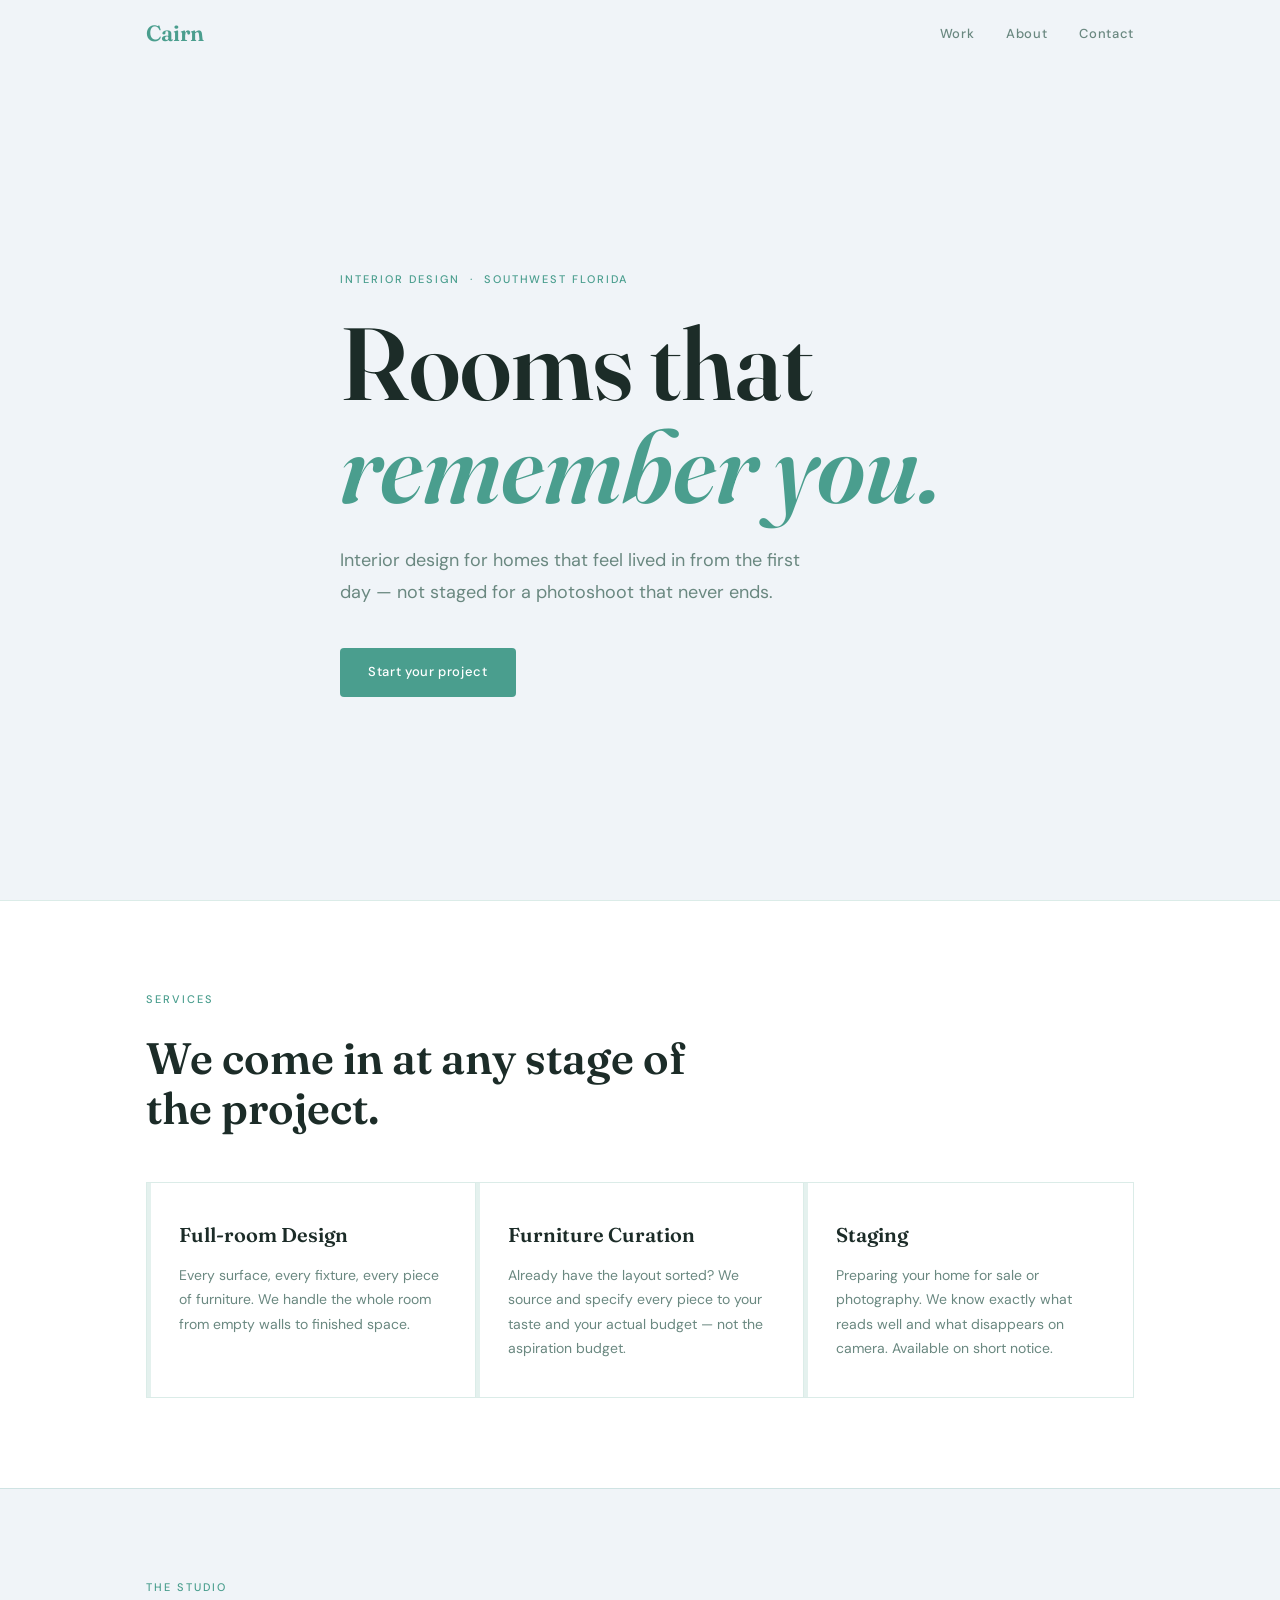
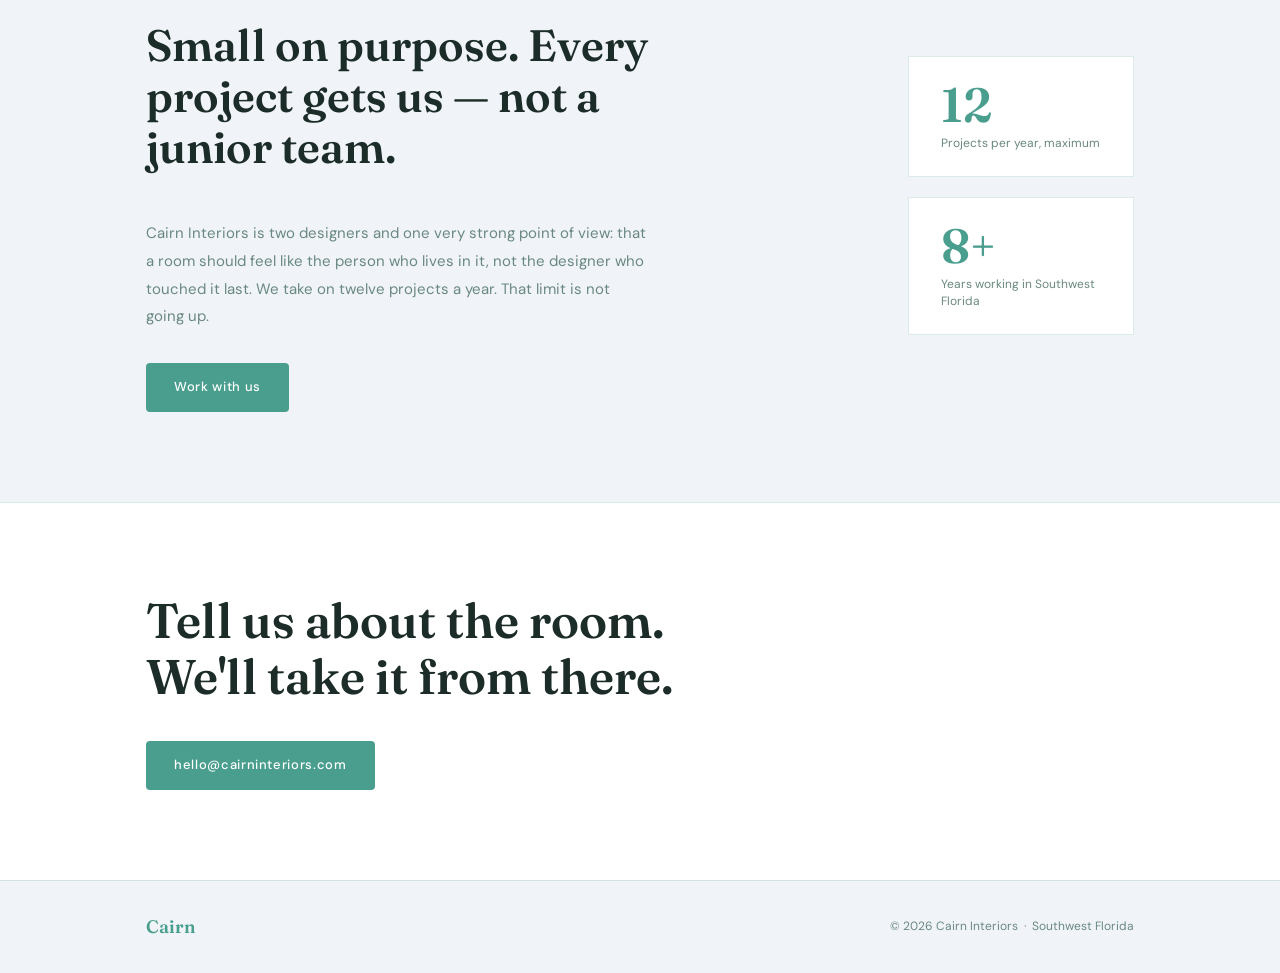
<file: site6/index.html>
<!DOCTYPE html>
<html lang="en">
<head>
<meta charset="UTF-8">
<meta name="viewport" content="width=device-width, initial-scale=1.0">
<title>Cairn Interiors</title>
<link rel="preconnect" href="https://fonts.googleapis.com">
<link rel="preconnect" href="https://fonts.gstatic.com" crossorigin>
<link href="https://fonts.googleapis.com/css2?family=Fraunces:ital,opsz,wght@0,9..144,300;0,9..144,600;1,9..144,300;1,9..144,600&family=DM+Sans:wght@400;500&display=swap" rel="stylesheet">
<link rel="stylesheet" href="css/style.css">
</head>
<body>

<header class="nav" id="nav">
  <div class="nav-inner">
    <a href="#" class="nav-logo">Cairn</a>
    <nav class="nav-links" aria-label="Main">
      <a href="#services">Work</a>
      <a href="#about">About</a>
      <a href="#contact">Contact</a>
    </nav>
    <button class="nav-toggle" id="nav-toggle" aria-label="Open menu" aria-expanded="false">
      <span></span><span></span><span></span>
    </button>
  </div>
</header>

<div class="drawer" id="drawer" aria-hidden="true">
  <a href="#services">Work</a>
  <a href="#about">About</a>
  <a href="#contact">Contact</a>
</div>

<main>

<section class="hero" id="home">
  <div class="hero-inner">
    <p class="eyebrow">Interior Design &nbsp;·&nbsp; Southwest Florida</p>
    <h1 class="hero-title">Rooms that<br><em>remember you.</em></h1>
    <p class="hero-sub">Interior design for homes that feel lived in from the first day — not staged for a photoshoot that never ends.</p>
    <a href="#contact" class="btn">Start your project</a>
  </div>
</section>

<section class="services" id="services">
  <div class="section-inner">
    <p class="eyebrow reveal">Services</p>
    <h2 class="section-title reveal">We come in at any stage of the project.</h2>
    <div class="cards">
      <article class="card reveal">
        <div class="card-accent" aria-hidden="true"></div>
        <div class="card-body">
          <h3 class="card-title">Full-room Design</h3>
          <p class="card-desc">Every surface, every fixture, every piece of furniture. We handle the whole room from empty walls to finished space.</p>
        </div>
      </article>
      <article class="card reveal">
        <div class="card-accent" aria-hidden="true"></div>
        <div class="card-body">
          <h3 class="card-title">Furniture Curation</h3>
          <p class="card-desc">Already have the layout sorted? We source and specify every piece to your taste and your actual budget — not the aspiration budget.</p>
        </div>
      </article>
      <article class="card reveal">
        <div class="card-accent" aria-hidden="true"></div>
        <div class="card-body">
          <h3 class="card-title">Staging</h3>
          <p class="card-desc">Preparing your home for sale or photography. We know exactly what reads well and what disappears on camera. Available on short notice.</p>
        </div>
      </article>
    </div>
  </div>
</section>

<section class="about" id="about">
  <div class="section-inner">
    <div class="about-inner">
      <div class="about-text reveal">
        <p class="eyebrow">The Studio</p>
        <h2 class="section-title">Small on purpose. Every project gets us — not a junior team.</h2>
        <p class="body-text">Cairn Interiors is two designers and one very strong point of view: that a room should feel like the person who lives in it, not the designer who touched it last. We take on twelve projects a year. That limit is not going up.</p>
        <a href="#contact" class="btn">Work with us</a>
      </div>
      <div class="about-feature reveal">
        <div class="feature-tile">
          <span class="feature-num">12</span>
          <span class="feature-label">Projects per year, maximum</span>
        </div>
        <div class="feature-tile">
          <span class="feature-num">8+</span>
          <span class="feature-label">Years working in Southwest Florida</span>
        </div>
      </div>
    </div>
  </div>
</section>

<section class="cta" id="contact">
  <div class="section-inner">
    <div class="cta-inner reveal">
      <h2 class="cta-title">Tell us about the room.<br>We'll take it from there.</h2>
      <a href="mailto:hello@cairninteriors.com" class="btn">hello@cairninteriors.com</a>
    </div>
  </div>
</section>

</main>

<footer class="footer">
  <div class="footer-inner">
    <span class="footer-logo">Cairn</span>
    <span class="footer-copy">&copy; 2026 Cairn Interiors &nbsp;·&nbsp; Southwest Florida</span>
  </div>
</footer>

<script src="js/main.js"></script>
</body>
</html>
</file>
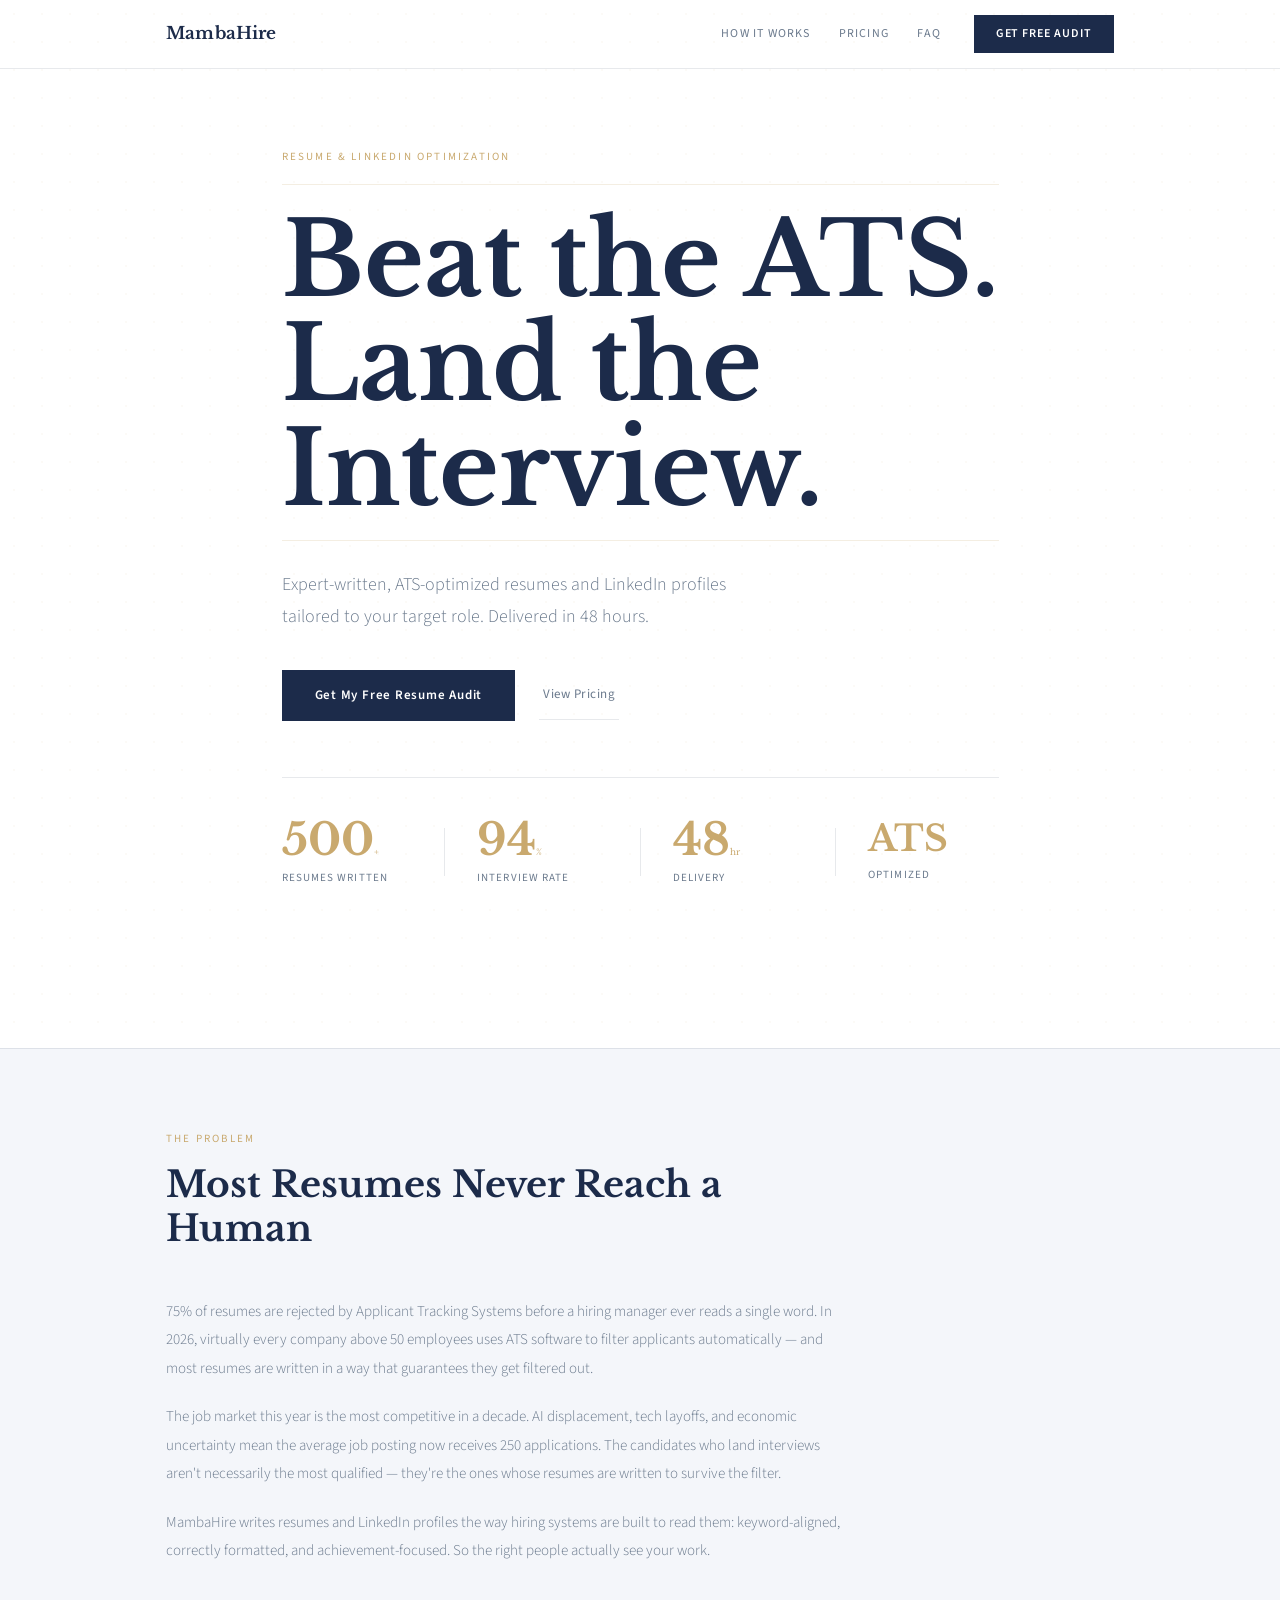
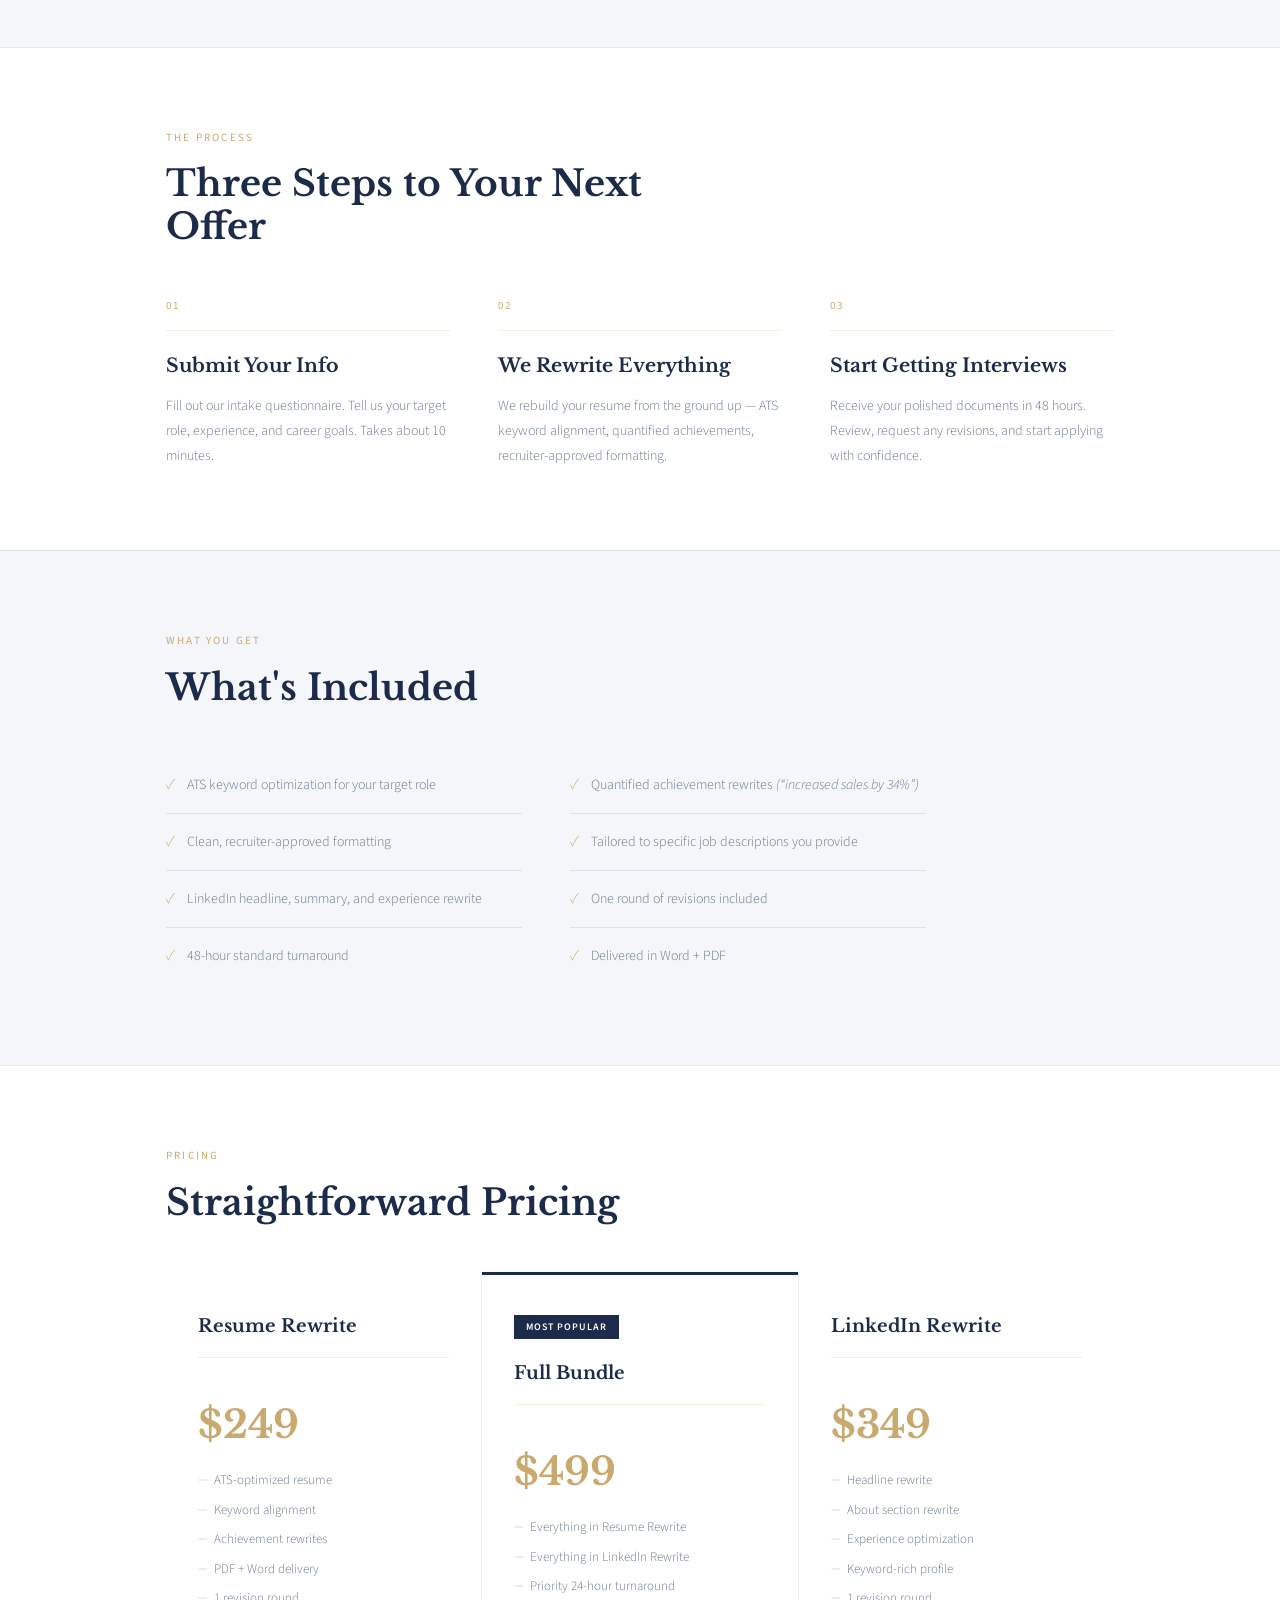
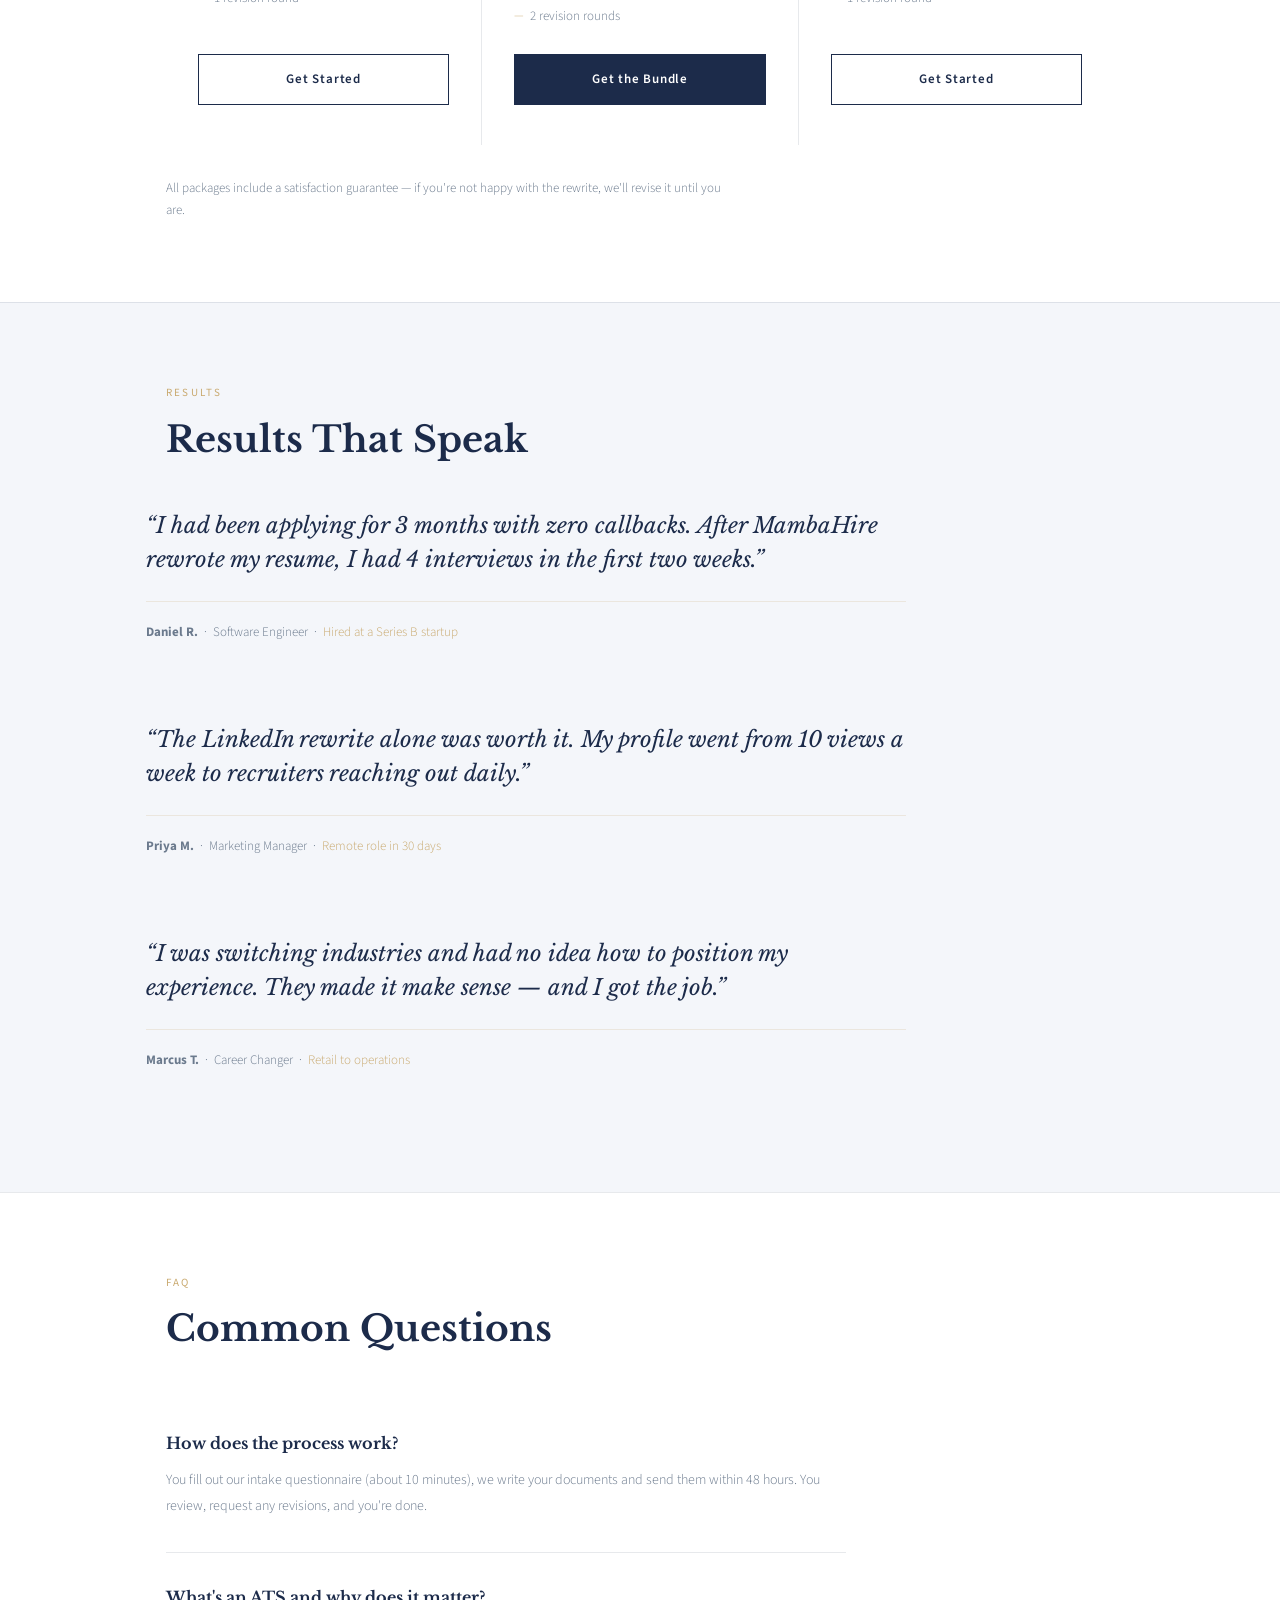
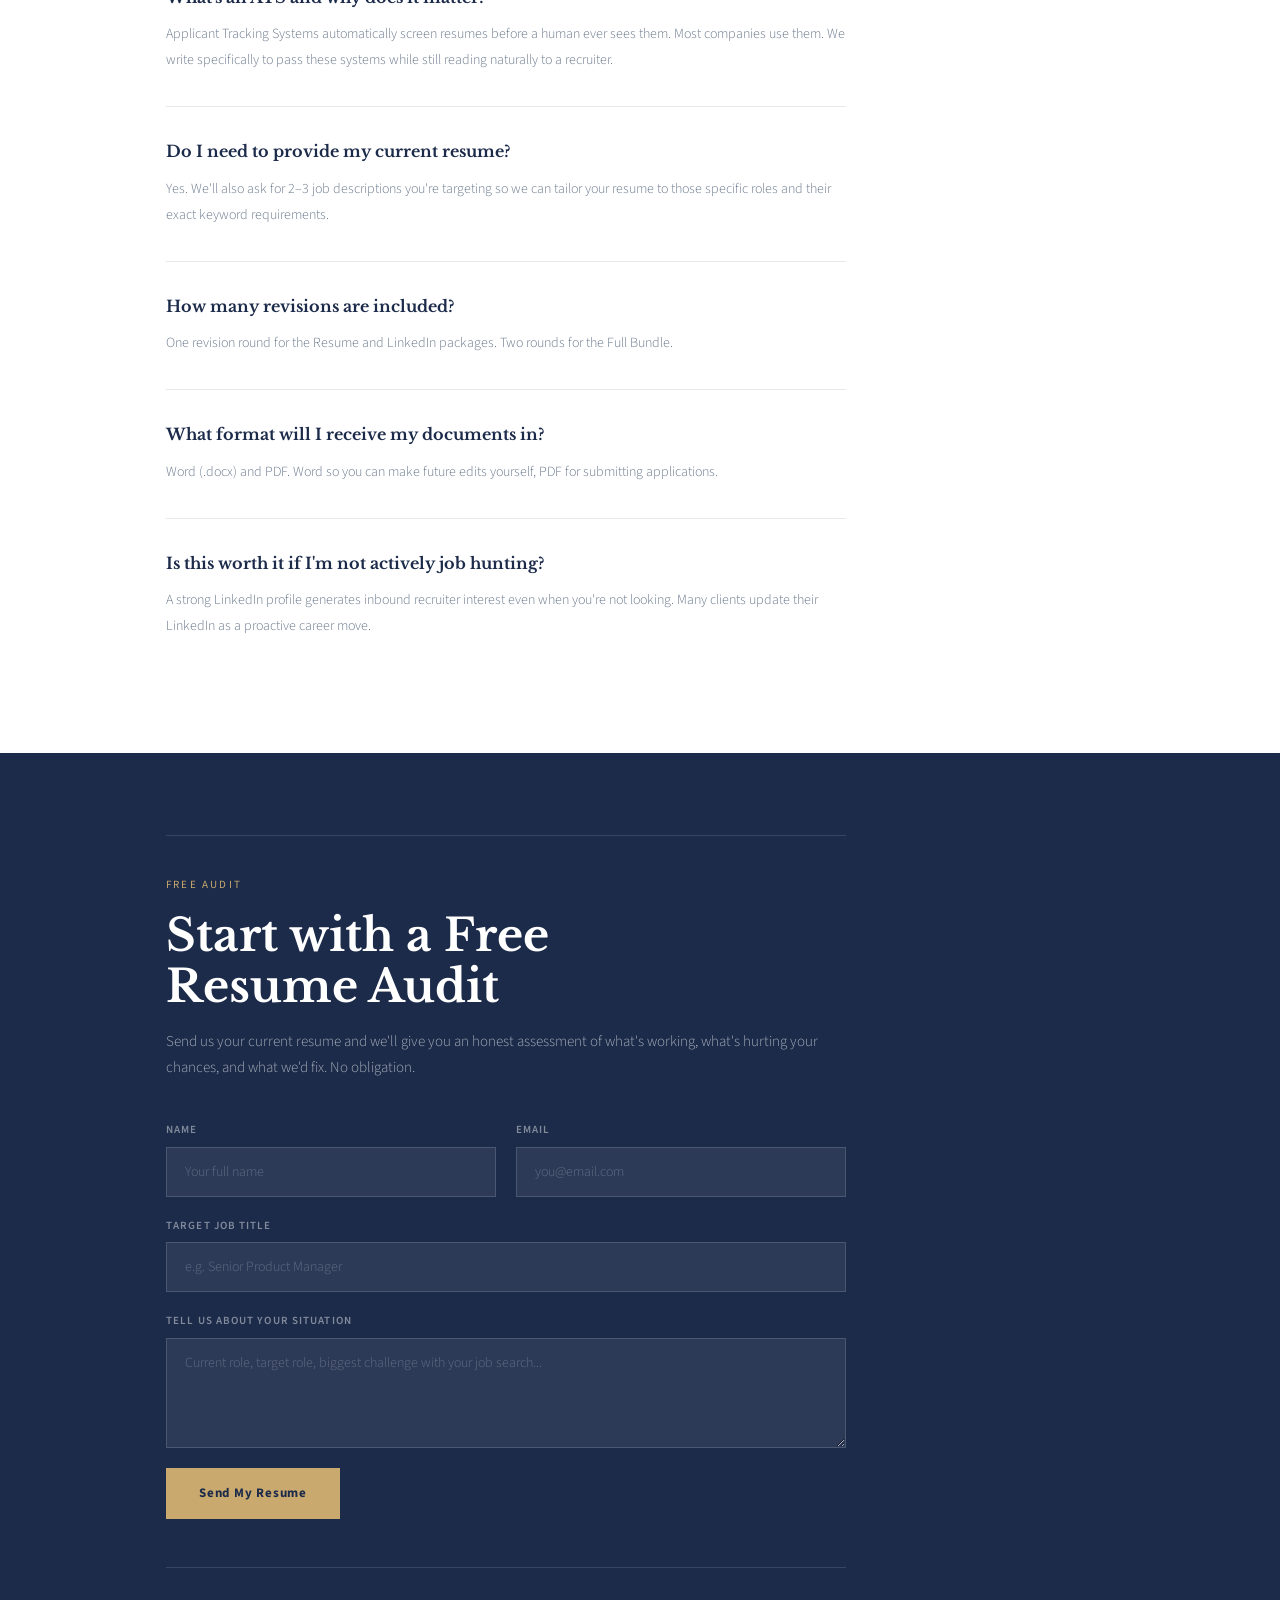
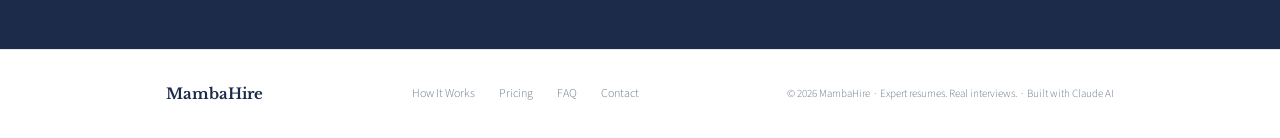
<file: site7/index.html>
<!DOCTYPE html>
<html lang="en">
<head>
<meta charset="UTF-8">
<meta name="viewport" content="width=device-width, initial-scale=1.0">
<meta name="description" content="ATS-optimized resumes and LinkedIn profiles written by an expert. Beat the applicant tracking systems and land more interviews. 48-hour delivery.">
<title>MambaHire &mdash; Resume &amp; LinkedIn Optimization</title>
<link rel="preconnect" href="https://fonts.googleapis.com">
<link rel="preconnect" href="https://fonts.gstatic.com" crossorigin>
<link href="https://fonts.googleapis.com/css2?family=Libre+Baskerville:ital,wght@0,400;0,700;1,400&family=Source+Sans+3:wght@300;400;600&display=swap" rel="stylesheet">
<link rel="stylesheet" href="css/style.css">
</head>
<body>

<header class="nav" id="nav">
  <div class="nav-inner">
    <a href="#" class="nav-logo">MambaHire</a>
    <nav class="nav-links" aria-label="Main">
      <a href="#process">How It Works</a>
      <a href="#pricing">Pricing</a>
      <a href="#faq">FAQ</a>
    </nav>
    <a href="#contact" class="nav-cta">Get Free Audit</a>
    <button class="nav-toggle" id="nav-toggle" aria-label="Open menu" aria-expanded="false">
      <span></span><span></span><span></span>
    </button>
  </div>
</header>

<div class="drawer" id="drawer" aria-hidden="true">
  <a href="#process">How It Works</a>
  <a href="#pricing">Pricing</a>
  <a href="#faq">FAQ</a>
  <a href="#contact">Get Free Audit</a>
</div>

<main>

<section class="hero" id="home">
  <div class="hero-inner">
    <p class="eyebrow">Resume &amp; LinkedIn Optimization</p>
    <hr class="hero-rule" aria-hidden="true">
    <h1 class="hero-title">
      <span class="hero-line">Beat the ATS.</span>
      <span class="hero-line">Land the</span>
      <span class="hero-line">Interview.</span>
    </h1>
    <hr class="hero-rule" aria-hidden="true">
    <p class="hero-sub">Expert-written, ATS-optimized resumes and LinkedIn profiles tailored to your target role. Delivered in 48 hours.</p>
    <div class="hero-btns">
      <a href="#contact" class="btn">Get My Free Resume Audit</a>
      <a href="#pricing" class="btn-ghost">View Pricing</a>
    </div>
    <div class="stats-strip">
      <div class="stat">
        <span class="stat-num" data-target="500">0</span><span class="stat-suffix">+</span>
        <span class="stat-label">Resumes Written</span>
      </div>
      <div class="stat-divider" aria-hidden="true"></div>
      <div class="stat">
        <span class="stat-num" data-target="94">0</span><span class="stat-suffix">%</span>
        <span class="stat-label">Interview Rate</span>
      </div>
      <div class="stat-divider" aria-hidden="true"></div>
      <div class="stat">
        <span class="stat-num" data-target="48">0</span><span class="stat-suffix">hr</span>
        <span class="stat-label">Delivery</span>
      </div>
      <div class="stat-divider" aria-hidden="true"></div>
      <div class="stat">
        <span class="stat-num stat-text">ATS</span>
        <span class="stat-label">Optimized</span>
      </div>
    </div>
  </div>
</section>

<section class="problem" id="problem">
  <div class="section-inner">
    <p class="eyebrow reveal">The Problem</p>
    <h2 class="section-title reveal">Most Resumes Never Reach a Human</h2>
    <div class="problem-body">
      <p class="body-text reveal">75% of resumes are rejected by Applicant Tracking Systems before a hiring manager ever reads a single word. In 2026, virtually every company above 50 employees uses ATS software to filter applicants automatically &mdash; and most resumes are written in a way that guarantees they get filtered out.</p>
      <p class="body-text reveal">The job market this year is the most competitive in a decade. AI displacement, tech layoffs, and economic uncertainty mean the average job posting now receives 250 applications. The candidates who land interviews aren't necessarily the most qualified &mdash; they're the ones whose resumes are written to survive the filter.</p>
      <p class="body-text reveal">MambaHire writes resumes and LinkedIn profiles the way hiring systems are built to read them: keyword-aligned, correctly formatted, and achievement-focused. So the right people actually see your work.</p>
    </div>
  </div>
</section>

<section class="process" id="process">
  <div class="section-inner">
    <p class="eyebrow reveal">The Process</p>
    <h2 class="section-title reveal">Three Steps to Your Next Offer</h2>
    <div class="steps">
      <div class="step reveal">
        <span class="step-num">01</span>
        <hr class="card-rule" aria-hidden="true">
        <h3 class="step-title">Submit Your Info</h3>
        <p class="step-desc">Fill out our intake questionnaire. Tell us your target role, experience, and career goals. Takes about 10 minutes.</p>
      </div>
      <div class="step reveal">
        <span class="step-num">02</span>
        <hr class="card-rule" aria-hidden="true">
        <h3 class="step-title">We Rewrite Everything</h3>
        <p class="step-desc">We rebuild your resume from the ground up &mdash; ATS keyword alignment, quantified achievements, recruiter-approved formatting.</p>
      </div>
      <div class="step reveal">
        <span class="step-num">03</span>
        <hr class="card-rule" aria-hidden="true">
        <h3 class="step-title">Start Getting Interviews</h3>
        <p class="step-desc">Receive your polished documents in 48 hours. Review, request any revisions, and start applying with confidence.</p>
      </div>
    </div>
  </div>
</section>

<section class="services" id="services">
  <div class="section-inner">
    <p class="eyebrow reveal">What You Get</p>
    <h2 class="section-title reveal">What's Included</h2>
    <div class="features-grid">
      <div class="feature reveal">
        <span class="feature-check" aria-hidden="true">&#10003;</span>
        <span>ATS keyword optimization for your target role</span>
      </div>
      <div class="feature reveal">
        <span class="feature-check" aria-hidden="true">&#10003;</span>
        <span>Quantified achievement rewrites <em>(&ldquo;increased sales by 34%&rdquo;)</em></span>
      </div>
      <div class="feature reveal">
        <span class="feature-check" aria-hidden="true">&#10003;</span>
        <span>Clean, recruiter-approved formatting</span>
      </div>
      <div class="feature reveal">
        <span class="feature-check" aria-hidden="true">&#10003;</span>
        <span>Tailored to specific job descriptions you provide</span>
      </div>
      <div class="feature reveal">
        <span class="feature-check" aria-hidden="true">&#10003;</span>
        <span>LinkedIn headline, summary, and experience rewrite</span>
      </div>
      <div class="feature reveal">
        <span class="feature-check" aria-hidden="true">&#10003;</span>
        <span>One round of revisions included</span>
      </div>
      <div class="feature reveal">
        <span class="feature-check" aria-hidden="true">&#10003;</span>
        <span>48-hour standard turnaround</span>
      </div>
      <div class="feature reveal">
        <span class="feature-check" aria-hidden="true">&#10003;</span>
        <span>Delivered in Word + PDF</span>
      </div>
    </div>
  </div>
</section>

<section class="pricing" id="pricing">
  <div class="section-inner">
    <p class="eyebrow reveal">Pricing</p>
    <h2 class="section-title reveal">Straightforward Pricing</h2>
    <div class="pricing-cards">
      <div class="pricing-card reveal">
        <h3 class="plan-name">Resume Rewrite</h3>
        <hr class="card-rule" aria-hidden="true">
        <p class="plan-price">$249</p>
        <ul class="plan-features">
          <li>ATS-optimized resume</li>
          <li>Keyword alignment</li>
          <li>Achievement rewrites</li>
          <li>PDF + Word delivery</li>
          <li>1 revision round</li>
        </ul>
        <a href="#stripe-resume" class="btn btn-outline">Get Started</a>
      </div>
      <div class="pricing-card pricing-card--featured reveal">
        <div class="plan-badge">Most Popular</div>
        <h3 class="plan-name">Full Bundle</h3>
        <hr class="card-rule" aria-hidden="true">
        <p class="plan-price">$499</p>
        <ul class="plan-features">
          <li>Everything in Resume Rewrite</li>
          <li>Everything in LinkedIn Rewrite</li>
          <li>Priority 24-hour turnaround</li>
          <li>2 revision rounds</li>
        </ul>
        <a href="#stripe-bundle" class="btn">Get the Bundle</a>
      </div>
      <div class="pricing-card reveal">
        <h3 class="plan-name">LinkedIn Rewrite</h3>
        <hr class="card-rule" aria-hidden="true">
        <p class="plan-price">$349</p>
        <ul class="plan-features">
          <li>Headline rewrite</li>
          <li>About section rewrite</li>
          <li>Experience optimization</li>
          <li>Keyword-rich profile</li>
          <li>1 revision round</li>
        </ul>
        <a href="#stripe-linkedin" class="btn btn-outline">Get Started</a>
      </div>
    </div>
    <p class="pricing-note reveal">All packages include a satisfaction guarantee &mdash; if you're not happy with the rewrite, we'll revise it until you are.</p>
  </div>
</section>

<section class="testimonials" id="testimonials">
  <div class="section-inner">
    <p class="eyebrow reveal">Results</p>
    <h2 class="section-title reveal">Results That Speak</h2>
    <div class="testimonial-list">
      <blockquote class="testimonial reveal">
        <p class="testimonial-quote">&ldquo;I had been applying for 3 months with zero callbacks. After MambaHire rewrote my resume, I had 4 interviews in the first two weeks.&rdquo;</p>
        <hr class="card-rule" aria-hidden="true">
        <footer class="testimonial-attr">
          <strong>Daniel R.</strong> &nbsp;&middot;&nbsp; Software Engineer &nbsp;&middot;&nbsp; <span class="testimonial-result">Hired at a Series B startup</span>
        </footer>
      </blockquote>
      <blockquote class="testimonial reveal">
        <p class="testimonial-quote">&ldquo;The LinkedIn rewrite alone was worth it. My profile went from 10 views a week to recruiters reaching out daily.&rdquo;</p>
        <hr class="card-rule" aria-hidden="true">
        <footer class="testimonial-attr">
          <strong>Priya M.</strong> &nbsp;&middot;&nbsp; Marketing Manager &nbsp;&middot;&nbsp; <span class="testimonial-result">Remote role in 30 days</span>
        </footer>
      </blockquote>
      <blockquote class="testimonial reveal">
        <p class="testimonial-quote">&ldquo;I was switching industries and had no idea how to position my experience. They made it make sense &mdash; and I got the job.&rdquo;</p>
        <hr class="card-rule" aria-hidden="true">
        <footer class="testimonial-attr">
          <strong>Marcus T.</strong> &nbsp;&middot;&nbsp; Career Changer &nbsp;&middot;&nbsp; <span class="testimonial-result">Retail to operations</span>
        </footer>
      </blockquote>
    </div>
  </div>
</section>

<section class="faq" id="faq">
  <div class="section-inner">
    <p class="eyebrow reveal">FAQ</p>
    <h2 class="section-title reveal">Common Questions</h2>
    <div class="faq-list">
      <div class="faq-item reveal">
        <h3 class="faq-q">How does the process work?</h3>
        <p class="faq-a">You fill out our intake questionnaire (about 10 minutes), we write your documents and send them within 48 hours. You review, request any revisions, and you're done.</p>
      </div>
      <hr class="faq-rule" aria-hidden="true">
      <div class="faq-item reveal">
        <h3 class="faq-q">What's an ATS and why does it matter?</h3>
        <p class="faq-a">Applicant Tracking Systems automatically screen resumes before a human ever sees them. Most companies use them. We write specifically to pass these systems while still reading naturally to a recruiter.</p>
      </div>
      <hr class="faq-rule" aria-hidden="true">
      <div class="faq-item reveal">
        <h3 class="faq-q">Do I need to provide my current resume?</h3>
        <p class="faq-a">Yes. We'll also ask for 2&ndash;3 job descriptions you're targeting so we can tailor your resume to those specific roles and their exact keyword requirements.</p>
      </div>
      <hr class="faq-rule" aria-hidden="true">
      <div class="faq-item reveal">
        <h3 class="faq-q">How many revisions are included?</h3>
        <p class="faq-a">One revision round for the Resume and LinkedIn packages. Two rounds for the Full Bundle.</p>
      </div>
      <hr class="faq-rule" aria-hidden="true">
      <div class="faq-item reveal">
        <h3 class="faq-q">What format will I receive my documents in?</h3>
        <p class="faq-a">Word (.docx) and PDF. Word so you can make future edits yourself, PDF for submitting applications.</p>
      </div>
      <hr class="faq-rule" aria-hidden="true">
      <div class="faq-item reveal">
        <h3 class="faq-q">Is this worth it if I'm not actively job hunting?</h3>
        <p class="faq-a">A strong LinkedIn profile generates inbound recruiter interest even when you're not looking. Many clients update their LinkedIn as a proactive career move.</p>
      </div>
    </div>
  </div>
</section>

<section class="contact" id="contact">
  <div class="section-inner">
    <div class="contact-inner">
      <hr class="cta-rule" aria-hidden="true">
      <p class="eyebrow">Free Audit</p>
      <h2 class="cta-title reveal">Start with a Free<br>Resume Audit</h2>
      <p class="cta-sub reveal">Send us your current resume and we'll give you an honest assessment of what's working, what's hurting your chances, and what we'd fix. No obligation.</p>
      <form class="contact-form reveal" action="https://formspree.io/f/mwvdvvgo" method="POST">
        <div class="form-row">
          <div class="form-group">
            <label for="name">Name</label>
            <input type="text" id="name" name="name" required placeholder="Your full name">
          </div>
          <div class="form-group">
            <label for="email">Email</label>
            <input type="email" id="email" name="email" required placeholder="you@email.com">
          </div>
        </div>
        <div class="form-group">
          <label for="jobtitle">Target Job Title</label>
          <input type="text" id="jobtitle" name="job_title" placeholder="e.g. Senior Product Manager">
        </div>
        <div class="form-group">
          <label for="message">Tell us about your situation</label>
          <textarea id="message" name="message" rows="4" placeholder="Current role, target role, biggest challenge with your job search..."></textarea>
        </div>
        <button type="submit" class="btn">Send My Resume</button>
      </form>
      <hr class="cta-rule" aria-hidden="true">
    </div>
  </div>
</section>

</main>

<footer class="footer">
  <div class="footer-inner">
    <span class="footer-logo">MambaHire</span>
    <nav class="footer-links" aria-label="Footer">
      <a href="#process">How It Works</a>
      <a href="#pricing">Pricing</a>
      <a href="#faq">FAQ</a>
      <a href="#contact">Contact</a>
    </nav>
    <span class="footer-copy">&copy; 2026 MambaHire &nbsp;&middot;&nbsp; Expert resumes. Real interviews. &nbsp;&middot;&nbsp; Built with Claude AI</span>
  </div>
</footer>

<script src="js/main.js"></script>
</body>
</html>
</file>
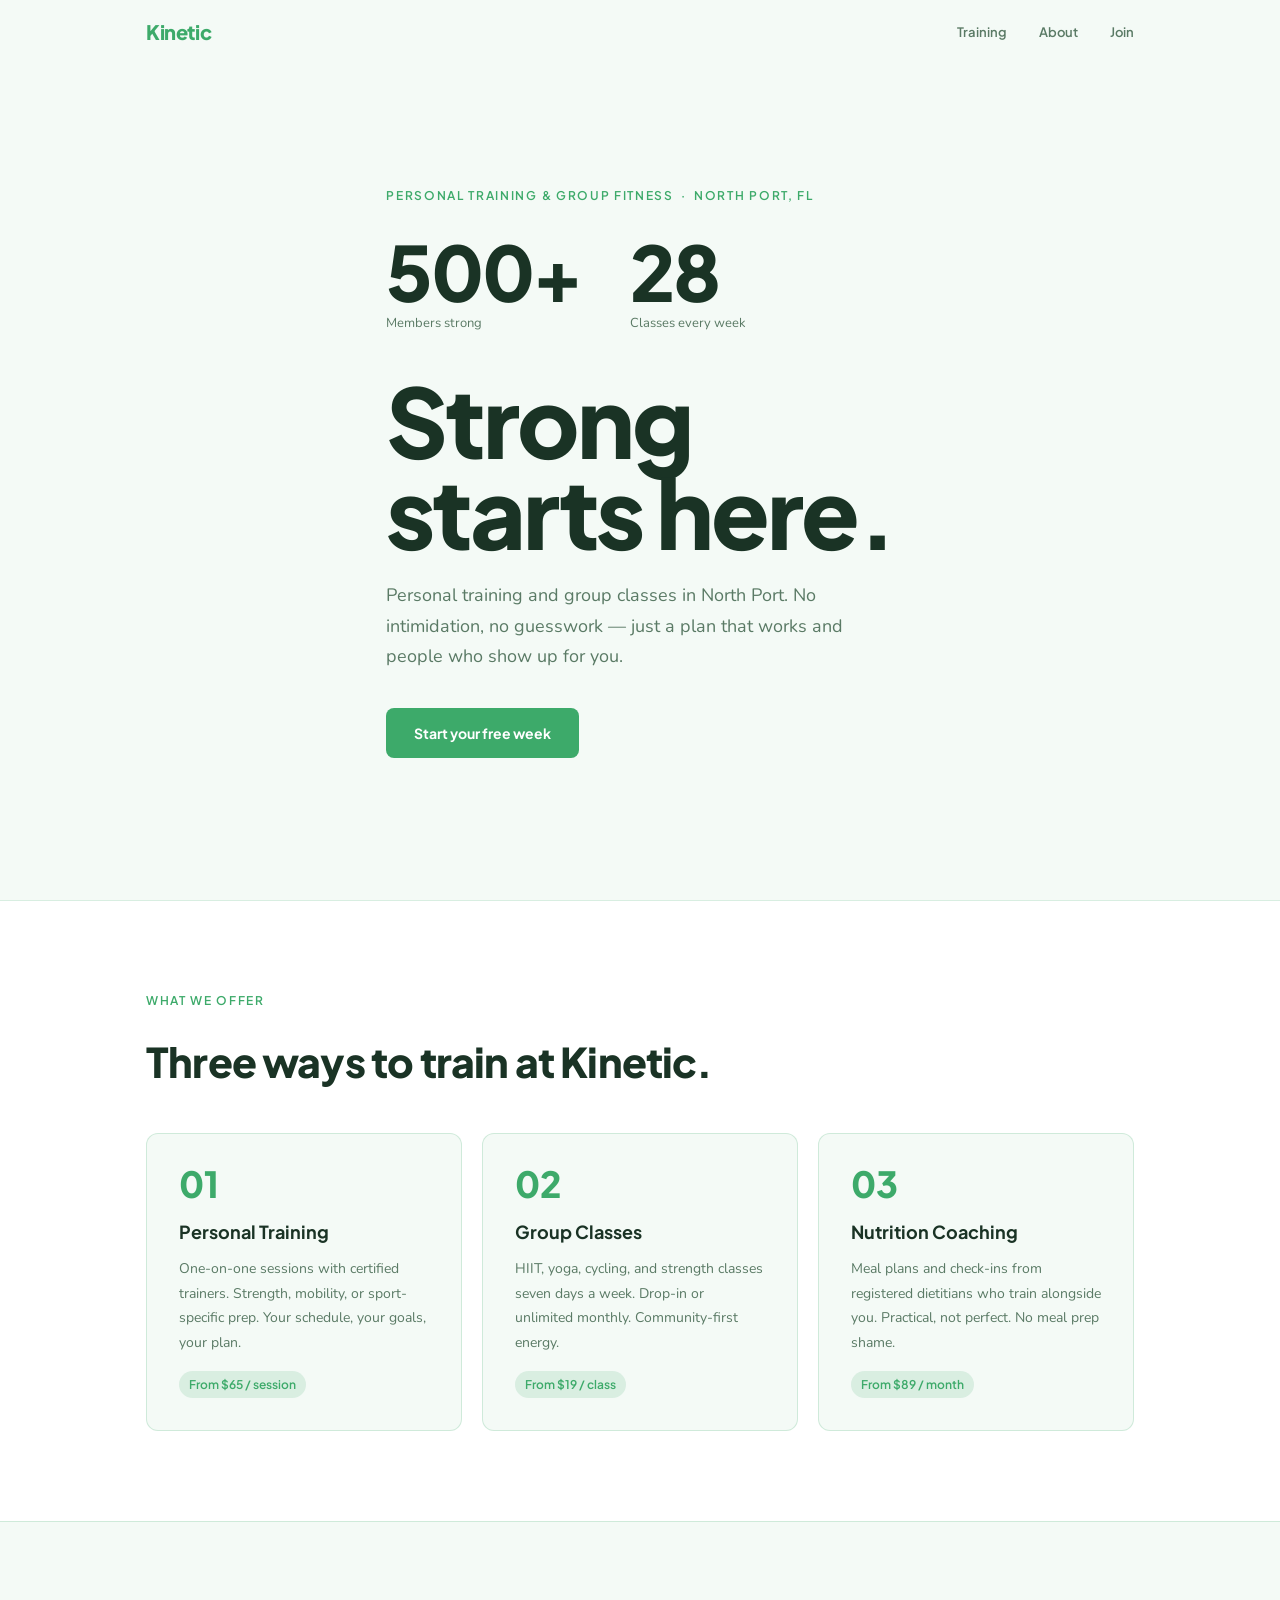
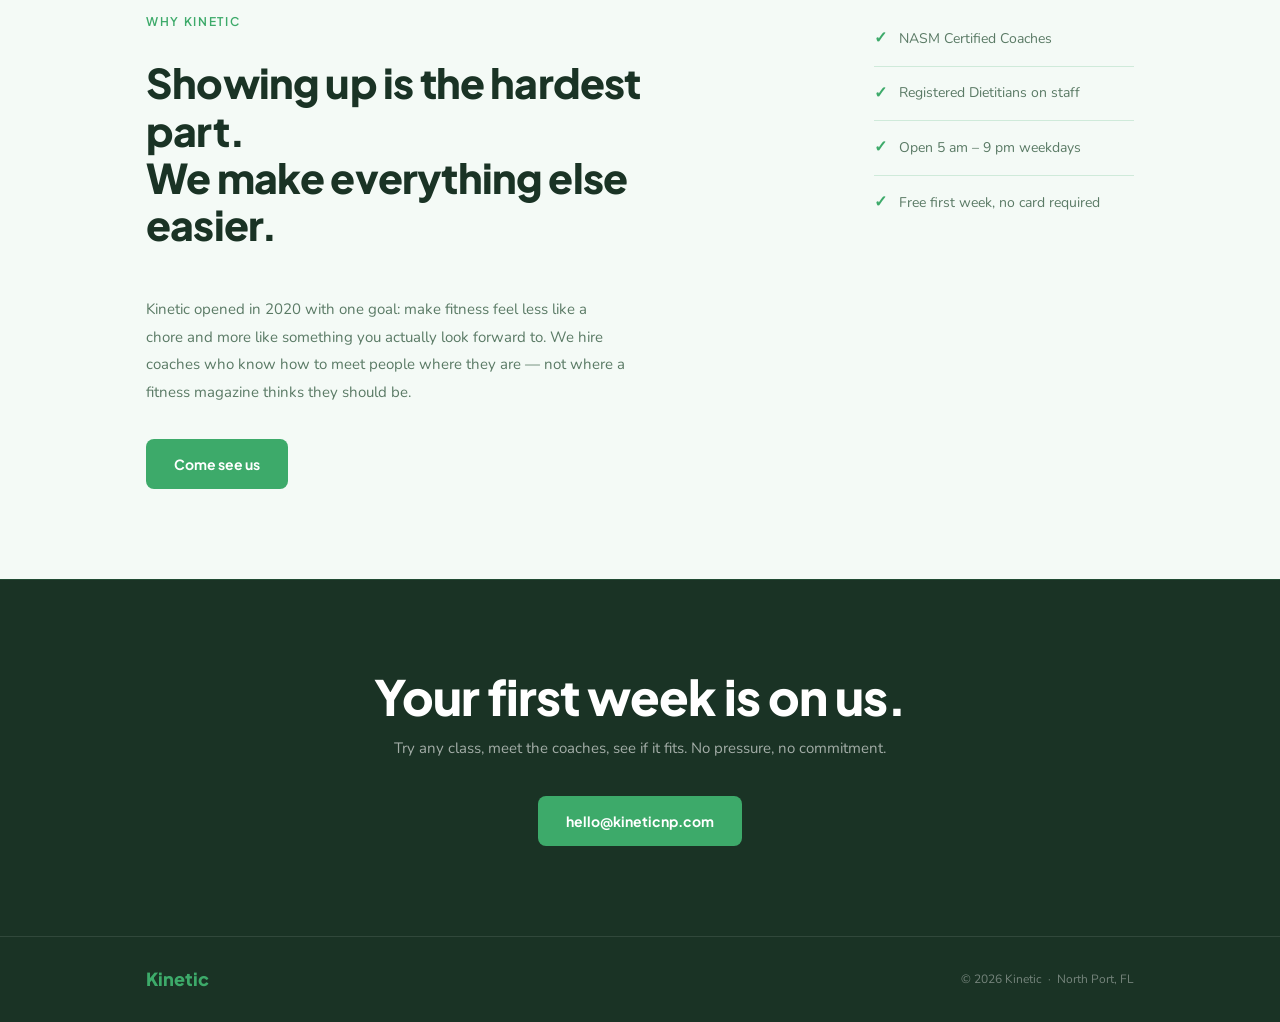
<file: site8/index.html>
<!DOCTYPE html>
<html lang="en">
<head>
<meta charset="UTF-8">
<meta name="viewport" content="width=device-width, initial-scale=1.0">
<title>Kinetic</title>
<link rel="preconnect" href="https://fonts.googleapis.com">
<link rel="preconnect" href="https://fonts.gstatic.com" crossorigin>
<link href="https://fonts.googleapis.com/css2?family=Plus+Jakarta+Sans:wght@400;500;600;700;800&family=Nunito:wght@300;400;600&display=swap" rel="stylesheet">
<link rel="stylesheet" href="css/style.css">
</head>
<body>

<header class="nav" id="nav">
  <div class="nav-inner">
    <a href="#" class="nav-logo">Kinetic</a>
    <nav class="nav-links" aria-label="Main">
      <a href="#services">Training</a>
      <a href="#about">About</a>
      <a href="#contact">Join</a>
    </nav>
    <button class="nav-toggle" id="nav-toggle" aria-label="Open menu" aria-expanded="false">
      <span></span><span></span><span></span>
    </button>
  </div>
</header>

<div class="drawer" id="drawer" aria-hidden="true">
  <a href="#services">Training</a>
  <a href="#about">About</a>
  <a href="#contact">Join</a>
</div>

<main>

<section class="hero" id="home">
  <div class="hero-inner">
    <p class="eyebrow">Personal Training &amp; Group Fitness &nbsp;·&nbsp; North Port, FL</p>
    <div class="hero-counter-row">
      <div class="counter-block">
        <span class="counter-num" data-target="500" id="counter1">0+</span>
        <span class="counter-label">Members strong</span>
      </div>
      <div class="counter-block">
        <span class="counter-num" data-target="28" id="counter2">0</span>
        <span class="counter-label">Classes every week</span>
      </div>
    </div>
    <h1 class="hero-title">Strong<br>starts here.</h1>
    <p class="hero-sub">Personal training and group classes in North Port. No intimidation, no guesswork — just a plan that works and people who show up for you.</p>
    <a href="#contact" class="btn">Start your free week</a>
  </div>
</section>

<section class="services" id="services">
  <div class="section-inner">
    <p class="eyebrow reveal">What we offer</p>
    <h2 class="section-title reveal">Three ways to train at Kinetic.</h2>
    <div class="cards">
      <article class="card reveal">
        <div class="card-icon" aria-hidden="true">01</div>
        <h3 class="card-title">Personal Training</h3>
        <p class="card-desc">One-on-one sessions with certified trainers. Strength, mobility, or sport-specific prep. Your schedule, your goals, your plan.</p>
        <p class="card-tag">From $65 / session</p>
      </article>
      <article class="card reveal">
        <div class="card-icon" aria-hidden="true">02</div>
        <h3 class="card-title">Group Classes</h3>
        <p class="card-desc">HIIT, yoga, cycling, and strength classes seven days a week. Drop-in or unlimited monthly. Community-first energy.</p>
        <p class="card-tag">From $19 / class</p>
      </article>
      <article class="card reveal">
        <div class="card-icon" aria-hidden="true">03</div>
        <h3 class="card-title">Nutrition Coaching</h3>
        <p class="card-desc">Meal plans and check-ins from registered dietitians who train alongside you. Practical, not perfect. No meal prep shame.</p>
        <p class="card-tag">From $89 / month</p>
      </article>
    </div>
  </div>
</section>

<section class="about" id="about">
  <div class="section-inner">
    <div class="about-inner reveal">
      <div class="about-text">
        <p class="eyebrow">Why Kinetic</p>
        <h2 class="section-title">Showing up is the hardest part.<br>We make everything else easier.</h2>
        <p class="body-text">Kinetic opened in 2020 with one goal: make fitness feel less like a chore and more like something you actually look forward to. We hire coaches who know how to meet people where they are — not where a fitness magazine thinks they should be.</p>
        <a href="#contact" class="btn">Come see us</a>
      </div>
      <div class="about-creds">
        <div class="cred">
          <span class="cred-icon" aria-hidden="true">✓</span>
          <span>NASM Certified Coaches</span>
        </div>
        <div class="cred">
          <span class="cred-icon" aria-hidden="true">✓</span>
          <span>Registered Dietitians on staff</span>
        </div>
        <div class="cred">
          <span class="cred-icon" aria-hidden="true">✓</span>
          <span>Open 5 am – 9 pm weekdays</span>
        </div>
        <div class="cred">
          <span class="cred-icon" aria-hidden="true">✓</span>
          <span>Free first week, no card required</span>
        </div>
      </div>
    </div>
  </div>
</section>

<section class="cta" id="contact">
  <div class="section-inner">
    <div class="cta-inner reveal">
      <h2 class="cta-title">Your first week is on us.</h2>
      <p class="cta-sub">Try any class, meet the coaches, see if it fits. No pressure, no commitment.</p>
      <a href="mailto:hello@kineticnp.com" class="btn">hello@kineticnp.com</a>
    </div>
  </div>
</section>

</main>

<footer class="footer">
  <div class="footer-inner">
    <span class="footer-logo">Kinetic</span>
    <span class="footer-copy">&copy; 2026 Kinetic &nbsp;·&nbsp; North Port, FL</span>
  </div>
</footer>

<script src="js/main.js"></script>
</body>
</html>
</file>
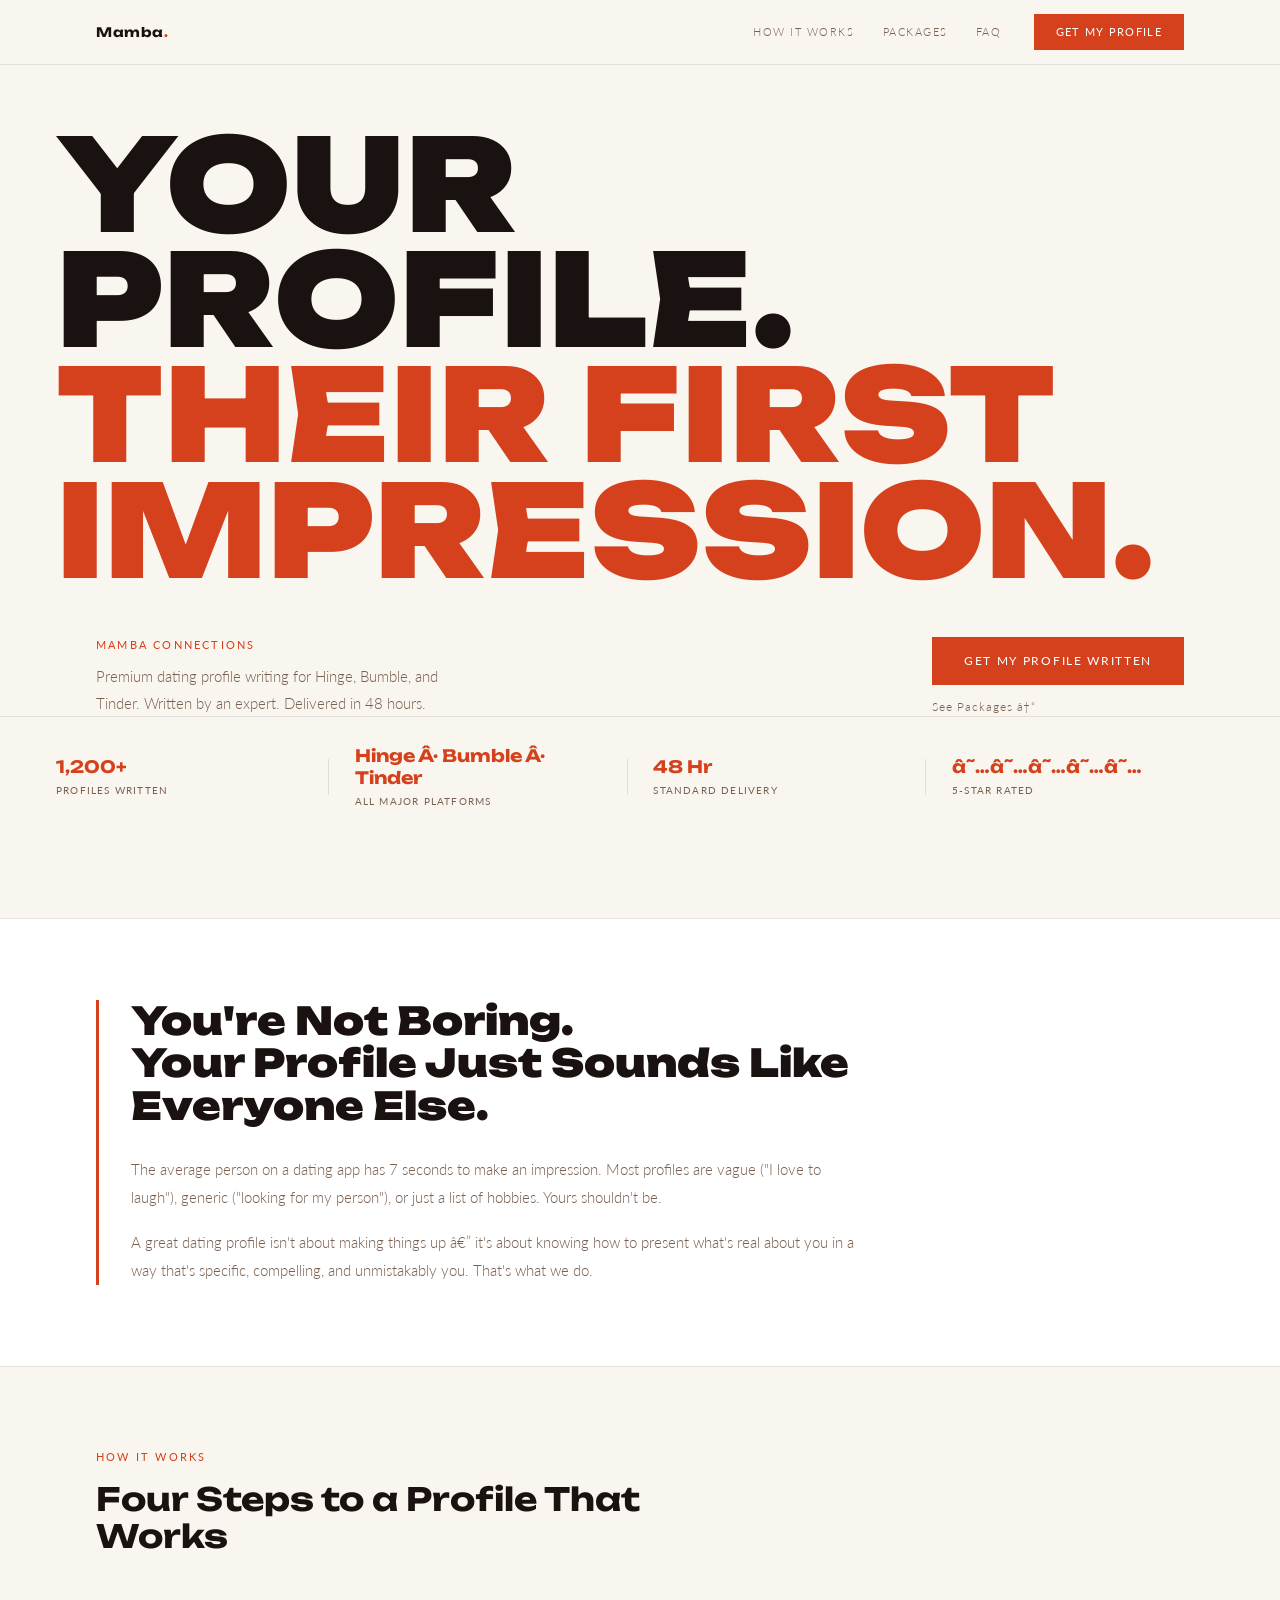
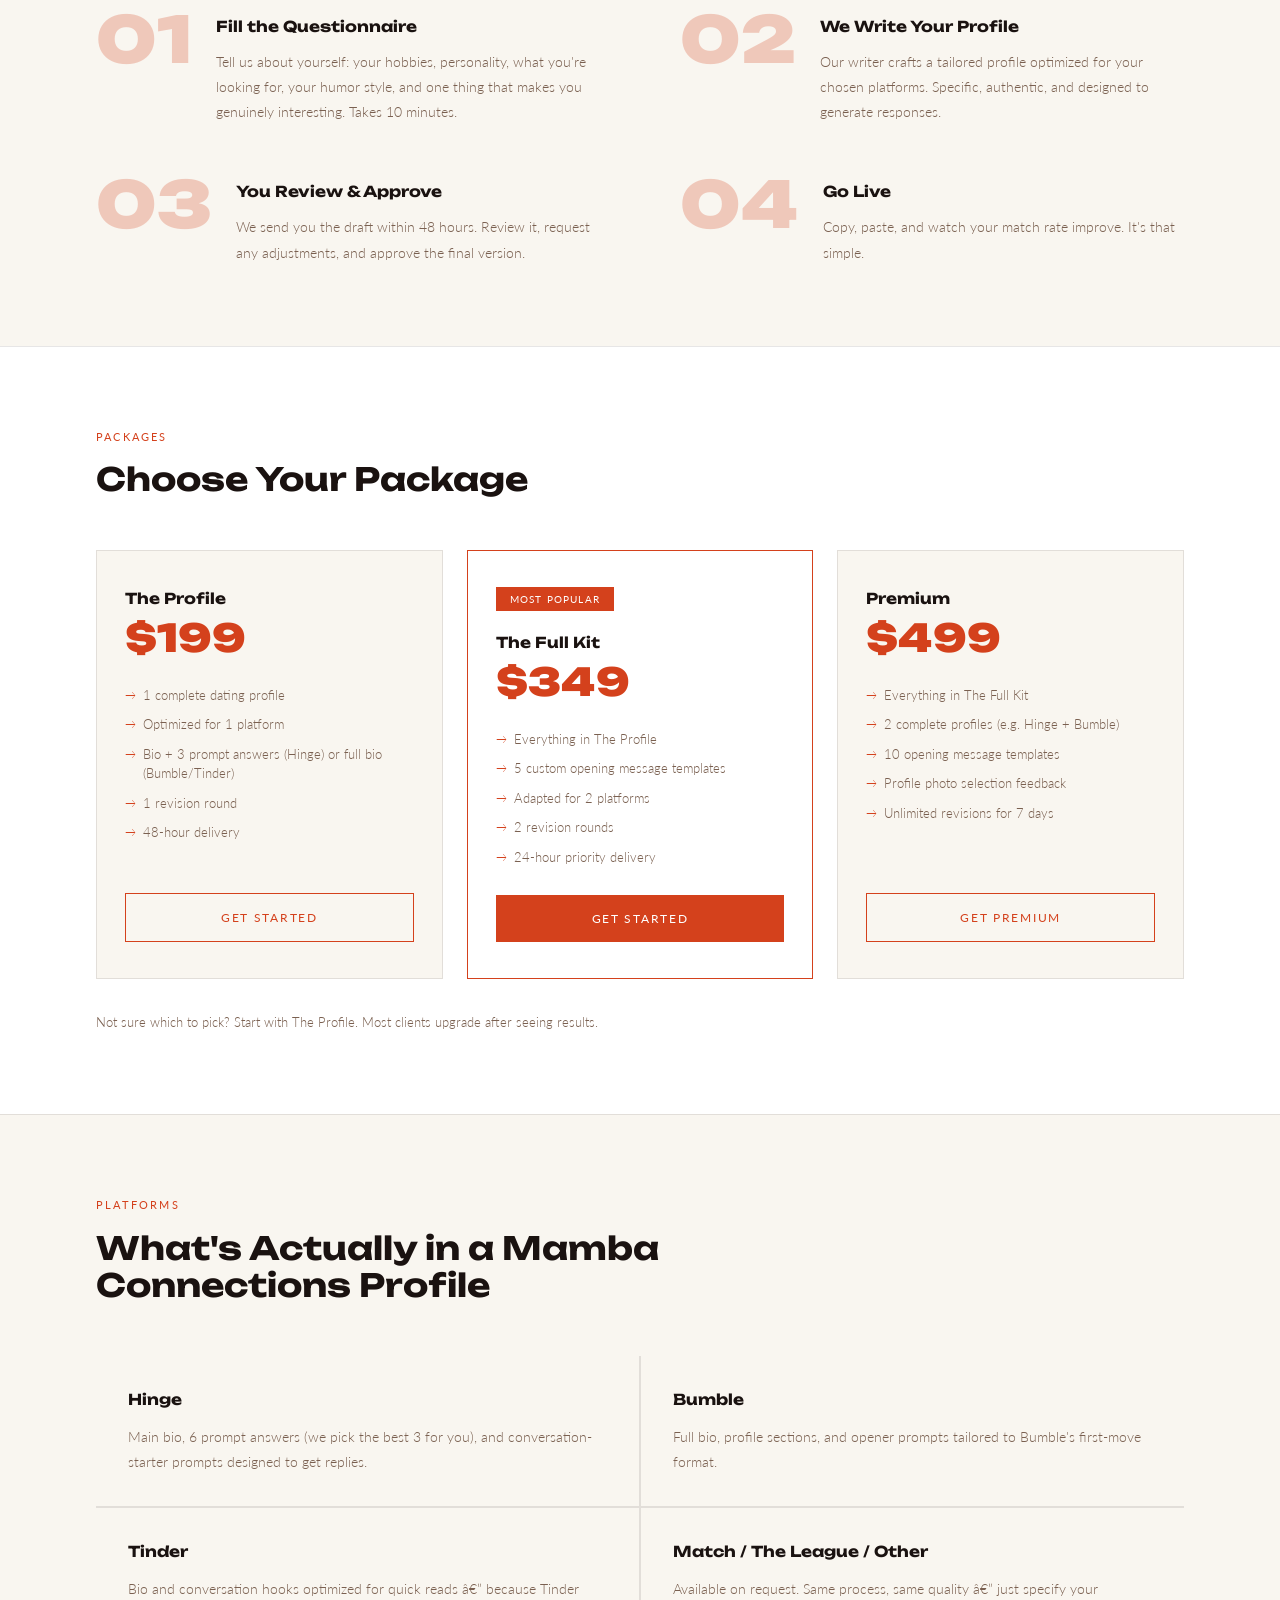
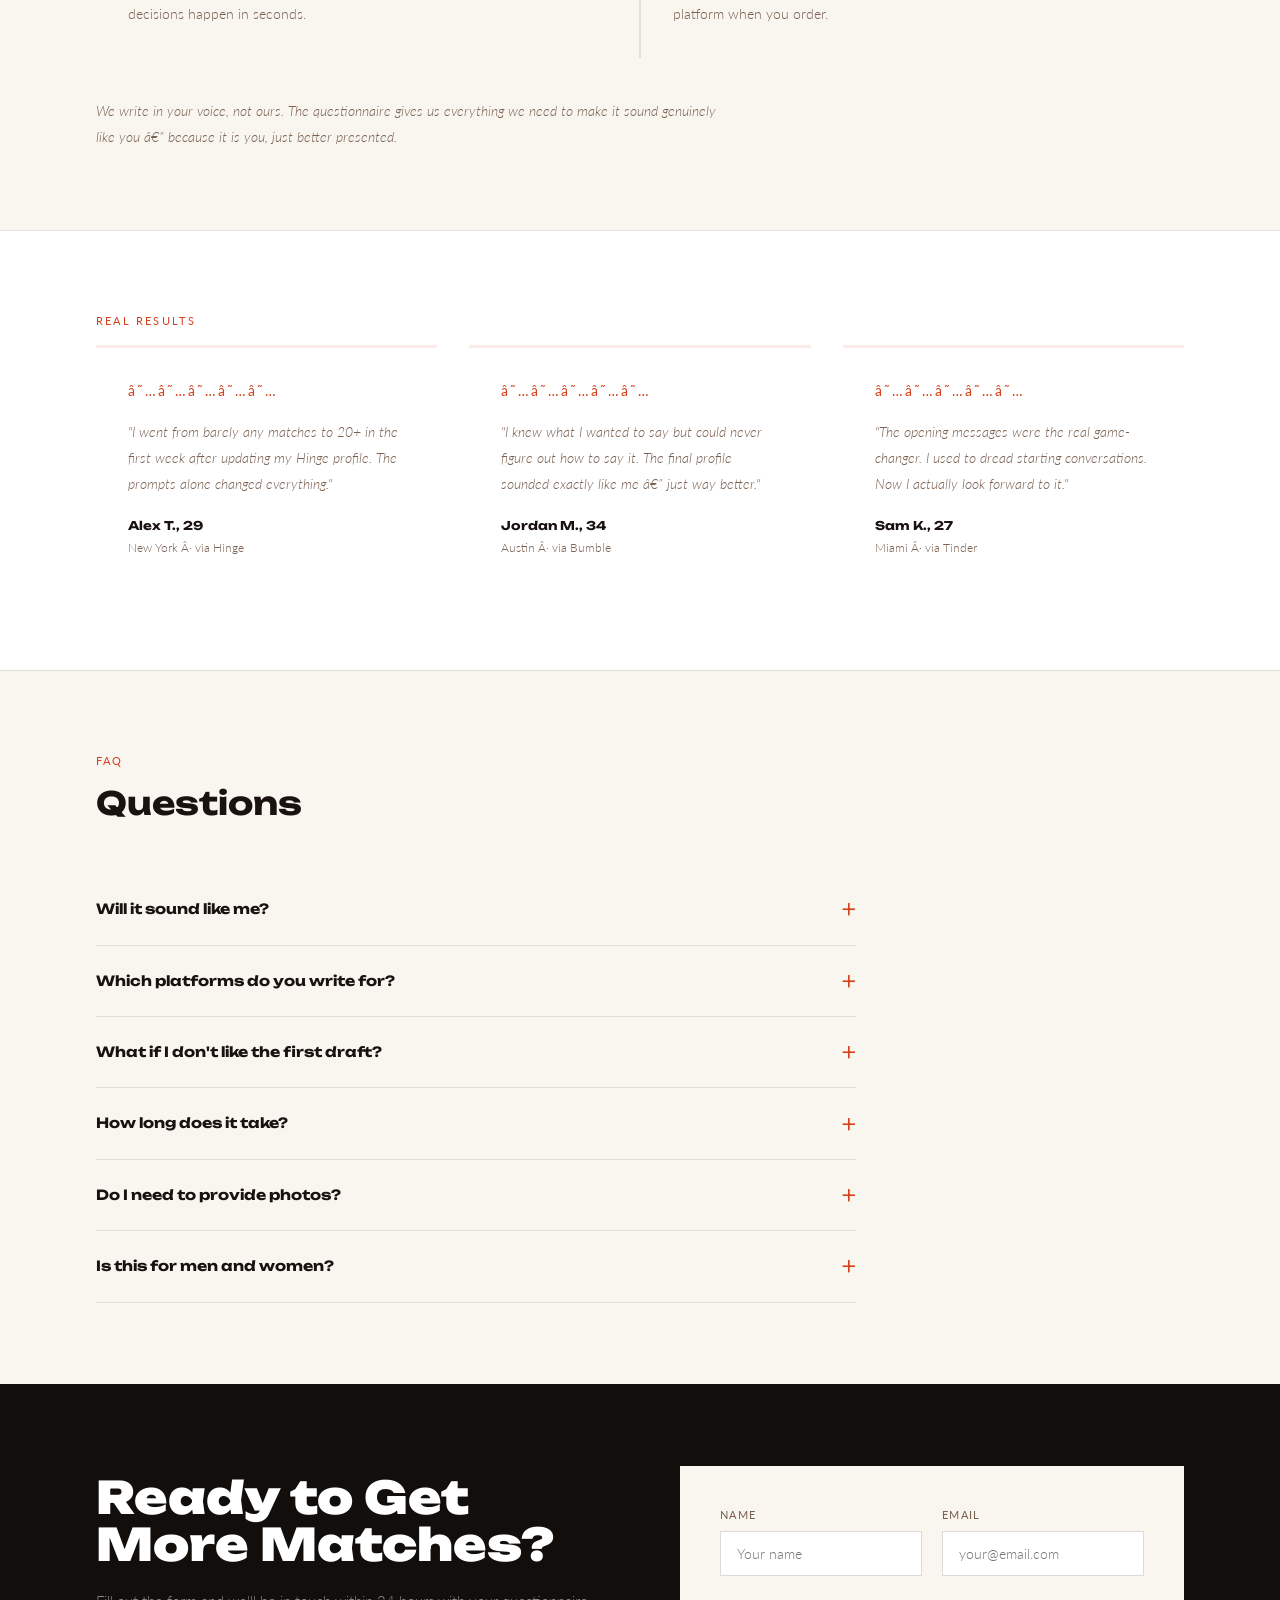
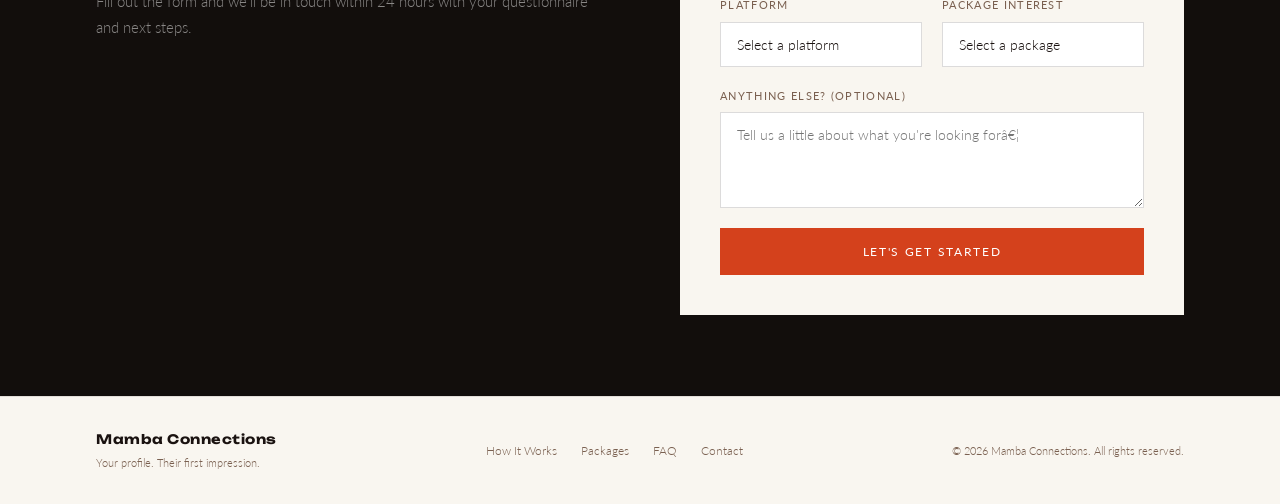
<file: site9/index.html>
﻿<!DOCTYPE html>
<html lang="en">
<head>
<meta charset="UTF-8">
<meta name="viewport" content="width=device-width, initial-scale=1.0">
<title>Mamba Connections â€” Premium Dating Profile Writing</title>
<meta name="description" content="Premium dating profile writing for Hinge, Bumble, and Tinder. Written by an expert. Delivered in 48 hours.">
<link rel="preconnect" href="https://fonts.googleapis.com">
<link rel="preconnect" href="https://fonts.gstatic.com" crossorigin>
<link href="https://fonts.googleapis.com/css2?family=Unbounded:wght@400;600;700;900&family=Lato:wght@300;400&display=swap" rel="stylesheet">
<link rel="stylesheet" href="css/style.css">
</head>
<body>

<header class="nav" id="nav">
  <div class="nav-inner">
    <a href="#" class="nav-logo">Mamba<span class="nav-logo-dot">.</span></a>
    <nav class="nav-links" aria-label="Main">
      <a href="#process">How It Works</a>
      <a href="#pricing">Packages</a>
      <a href="#faq">FAQ</a>
    </nav>
    <a href="#contact" class="nav-cta">Get My Profile</a>
    <button class="nav-toggle" id="nav-toggle" aria-label="Open menu" aria-expanded="false">
      <span></span><span></span><span></span>
    </button>
  </div>
</header>

<div class="drawer" id="drawer" aria-hidden="true">
  <a href="#process">How It Works</a>
  <a href="#pricing">Packages</a>
  <a href="#faq">FAQ</a>
  <a href="#contact">Get My Profile</a>
</div>

<main>

<section class="hero" id="home">
  <div class="hero-full">
    <div class="hero-overflow"><h1 class="hero-line hero-line-1">YOUR PROFILE.</h1></div>
    <div class="hero-overflow"><h1 class="hero-line hero-line-2">THEIR FIRST<br>IMPRESSION.</h1></div>
  </div>
  <div class="hero-sub-row">
    <div class="hero-sub-inner">
      <p class="hero-label">Mamba Connections</p>
      <p class="hero-sub">Premium dating profile writing for Hinge, Bumble, and Tinder. Written by an expert. Delivered in 48 hours.</p>
    </div>
    <div class="hero-actions">
      <a href="#contact" class="btn">Get My Profile Written</a>
      <a href="#pricing" class="hero-link">See Packages â†“</a>
    </div>
  </div>
  <div class="stat-strip">
    <div class="stat-item">
      <span class="stat-num">1,200+</span>
      <span class="stat-label">Profiles Written</span>
    </div>
    <div class="stat-div" aria-hidden="true"></div>
    <div class="stat-item">
      <span class="stat-num">Hinge Â· Bumble Â· Tinder</span>
      <span class="stat-label">All Major Platforms</span>
    </div>
    <div class="stat-div" aria-hidden="true"></div>
    <div class="stat-item">
      <span class="stat-num">48 Hr</span>
      <span class="stat-label">Standard Delivery</span>
    </div>
    <div class="stat-div" aria-hidden="true"></div>
    <div class="stat-item">
      <span class="stat-num">â˜…â˜…â˜…â˜…â˜…</span>
      <span class="stat-label">5-Star Rated</span>
    </div>
  </div>
</section>

<section class="problem" id="problem">
  <div class="section-inner">
    <div class="problem-inner reveal">
      <h2 class="problem-title">You're Not Boring.<br>Your Profile Just Sounds Like Everyone Else.</h2>
      <div class="problem-body">
        <p>The average person on a dating app has 7 seconds to make an impression. Most profiles are vague ("I love to laugh"), generic ("looking for my person"), or just a list of hobbies. Yours shouldn't be.</p>
        <p>A great dating profile isn't about making things up â€” it's about knowing how to present what's real about you in a way that's specific, compelling, and unmistakably you. That's what we do.</p>
      </div>
    </div>
  </div>
</section>

<section class="process" id="process">
  <div class="section-inner">
    <p class="eyebrow reveal">How It Works</p>
    <h2 class="section-title reveal">Four Steps to a Profile That Works</h2>
    <div class="steps">
      <div class="step reveal">
        <span class="step-num">01</span>
        <div class="step-body">
          <h3 class="step-title">Fill the Questionnaire</h3>
          <p class="step-desc">Tell us about yourself: your hobbies, personality, what you're looking for, your humor style, and one thing that makes you genuinely interesting. Takes 10 minutes.</p>
        </div>
      </div>
      <div class="step reveal">
        <span class="step-num">02</span>
        <div class="step-body">
          <h3 class="step-title">We Write Your Profile</h3>
          <p class="step-desc">Our writer crafts a tailored profile optimized for your chosen platforms. Specific, authentic, and designed to generate responses.</p>
        </div>
      </div>
      <div class="step reveal">
        <span class="step-num">03</span>
        <div class="step-body">
          <h3 class="step-title">You Review &amp; Approve</h3>
          <p class="step-desc">We send you the draft within 48 hours. Review it, request any adjustments, and approve the final version.</p>
        </div>
      </div>
      <div class="step reveal">
        <span class="step-num">04</span>
        <div class="step-body">
          <h3 class="step-title">Go Live</h3>
          <p class="step-desc">Copy, paste, and watch your match rate improve. It's that simple.</p>
        </div>
      </div>
    </div>
  </div>
</section>

<section class="pricing" id="pricing">
  <div class="section-inner">
    <p class="eyebrow reveal">Packages</p>
    <h2 class="section-title reveal">Choose Your Package</h2>
    <div class="pricing-grid">

      <div class="pricing-card reveal">
        <div class="pricing-head">
          <h3 class="pricing-name">The Profile</h3>
          <p class="pricing-price">$199</p>
        </div>
        <ul class="pricing-features">
          <li>1 complete dating profile</li>
          <li>Optimized for 1 platform</li>
          <li>Bio + 3 prompt answers (Hinge) or full bio (Bumble/Tinder)</li>
          <li>1 revision round</li>
          <li>48-hour delivery</li>
        </ul>
        <a href="#stripe-profile" class="btn btn-outline">Get Started</a>
      </div>

      <div class="pricing-card pricing-card--popular reveal">
        <div class="popular-badge">Most Popular</div>
        <div class="pricing-head">
          <h3 class="pricing-name">The Full Kit</h3>
          <p class="pricing-price">$349</p>
        </div>
        <ul class="pricing-features">
          <li>Everything in The Profile</li>
          <li>5 custom opening message templates</li>
          <li>Adapted for 2 platforms</li>
          <li>2 revision rounds</li>
          <li>24-hour priority delivery</li>
        </ul>
        <a href="#stripe-kit" class="btn">Get Started</a>
      </div>

      <div class="pricing-card reveal">
        <div class="pricing-head">
          <h3 class="pricing-name">Premium</h3>
          <p class="pricing-price">$499</p>
        </div>
        <ul class="pricing-features">
          <li>Everything in The Full Kit</li>
          <li>2 complete profiles (e.g. Hinge + Bumble)</li>
          <li>10 opening message templates</li>
          <li>Profile photo selection feedback</li>
          <li>Unlimited revisions for 7 days</li>
        </ul>
        <a href="#stripe-premium" class="btn btn-outline">Get Premium</a>
      </div>

    </div>
    <p class="pricing-note reveal">Not sure which to pick? Start with The Profile. Most clients upgrade after seeing results.</p>
  </div>
</section>

<section class="services" id="services">
  <div class="section-inner">
    <p class="eyebrow reveal">Platforms</p>
    <h2 class="section-title reveal">What's Actually in a Mamba Connections Profile</h2>
    <div class="platform-grid">
      <div class="platform-card reveal">
        <h3 class="platform-name">Hinge</h3>
        <p class="platform-desc">Main bio, 6 prompt answers (we pick the best 3 for you), and conversation-starter prompts designed to get replies.</p>
      </div>
      <div class="platform-card reveal">
        <h3 class="platform-name">Bumble</h3>
        <p class="platform-desc">Full bio, profile sections, and opener prompts tailored to Bumble's first-move format.</p>
      </div>
      <div class="platform-card reveal">
        <h3 class="platform-name">Tinder</h3>
        <p class="platform-desc">Bio and conversation hooks optimized for quick reads â€” because Tinder decisions happen in seconds.</p>
      </div>
      <div class="platform-card reveal">
        <h3 class="platform-name">Match / The League / Other</h3>
        <p class="platform-desc">Available on request. Same process, same quality â€” just specify your platform when you order.</p>
      </div>
    </div>
    <p class="services-note reveal">We write in your voice, not ours. The questionnaire gives us everything we need to make it sound genuinely like you â€” because it is you, just better presented.</p>
  </div>
</section>

<section class="testimonials" id="testimonials">
  <div class="section-inner">
    <p class="eyebrow reveal">Real Results</p>
    <div class="testi-grid">
      <div class="testi-card reveal">
        <p class="testi-stars">â˜…â˜…â˜…â˜…â˜…</p>
        <p class="testi-quote">"I went from barely any matches to 20+ in the first week after updating my Hinge profile. The prompts alone changed everything."</p>
        <div class="testi-meta">
          <strong>Alex T., 29</strong>
          <span>New York Â· via Hinge</span>
        </div>
      </div>
      <div class="testi-card reveal">
        <p class="testi-stars">â˜…â˜…â˜…â˜…â˜…</p>
        <p class="testi-quote">"I knew what I wanted to say but could never figure out how to say it. The final profile sounded exactly like me â€” just way better."</p>
        <div class="testi-meta">
          <strong>Jordan M., 34</strong>
          <span>Austin Â· via Bumble</span>
        </div>
      </div>
      <div class="testi-card reveal">
        <p class="testi-stars">â˜…â˜…â˜…â˜…â˜…</p>
        <p class="testi-quote">"The opening messages were the real game-changer. I used to dread starting conversations. Now I actually look forward to it."</p>
        <div class="testi-meta">
          <strong>Sam K., 27</strong>
          <span>Miami Â· via Tinder</span>
        </div>
      </div>
    </div>
  </div>
</section>

<section class="faq" id="faq">
  <div class="section-inner">
    <p class="eyebrow reveal">FAQ</p>
    <h2 class="section-title reveal">Questions</h2>
    <div class="faq-list reveal">
      <div class="faq-item">
        <button class="faq-question" aria-expanded="false">Will it sound like me?</button>
        <div class="faq-answer"><p>Yes. The questionnaire is designed to pull out your actual voice, stories, and personality. We write from your answers, not from a template.</p></div>
      </div>
      <div class="faq-item">
        <button class="faq-question" aria-expanded="false">Which platforms do you write for?</button>
        <div class="faq-answer"><p>Hinge, Bumble, Tinder, Match, The League, and most others. Specify your platform when you order.</p></div>
      </div>
      <div class="faq-item">
        <button class="faq-question" aria-expanded="false">What if I don't like the first draft?</button>
        <div class="faq-answer"><p>All packages include at least one revision round. Premium includes unlimited revisions for 7 days. We'll keep adjusting until it feels right.</p></div>
      </div>
      <div class="faq-item">
        <button class="faq-question" aria-expanded="false">How long does it take?</button>
        <div class="faq-answer"><p>Standard delivery is 48 hours. Priority delivery (24 hours) is included in The Full Kit and Premium packages.</p></div>
      </div>
      <div class="faq-item">
        <button class="faq-question" aria-expanded="false">Do I need to provide photos?</button>
        <div class="faq-answer"><p>No, but the Premium package includes photo selection feedback â€” we'll tell you which 3 photos to use and why.</p></div>
      </div>
      <div class="faq-item">
        <button class="faq-question" aria-expanded="false">Is this for men and women?</button>
        <div class="faq-answer"><p>Yes. We write profiles for everyone across all orientations and all platforms.</p></div>
      </div>
    </div>
  </div>
</section>

<section class="contact" id="contact">
  <div class="section-inner">
    <div class="contact-inner reveal">
      <div class="contact-head">
        <h2 class="contact-title">Ready to Get<br>More Matches?</h2>
        <p class="contact-sub">Fill out the form and we'll be in touch within 24 hours with your questionnaire and next steps.</p>
      </div>
      <form class="contact-form" action="https://formspree.io/f/mzdldezw" method="POST">
        <div class="form-row form-row-2">
          <div class="form-group">
            <label for="name">Name</label>
            <input type="text" id="name" name="name" placeholder="Your name" required>
          </div>
          <div class="form-group">
            <label for="email">Email</label>
            <input type="email" id="email" name="email" placeholder="your@email.com" required>
          </div>
        </div>
        <div class="form-row form-row-2">
          <div class="form-group">
            <label for="platform">Platform</label>
            <select id="platform" name="platform">
              <option value="">Select a platform</option>
              <option>Hinge</option>
              <option>Bumble</option>
              <option>Tinder</option>
              <option>Other</option>
            </select>
          </div>
          <div class="form-group">
            <label for="package">Package Interest</label>
            <select id="package" name="package">
              <option value="">Select a package</option>
              <option>The Profile â€” $199</option>
              <option>The Full Kit â€” $349</option>
              <option>Premium â€” $499</option>
              <option>Not sure yet</option>
            </select>
          </div>
        </div>
        <div class="form-group">
          <label for="message">Anything else? (optional)</label>
          <textarea id="message" name="message" rows="4" placeholder="Tell us a little about what you're looking forâ€¦"></textarea>
        </div>
        <button type="submit" class="btn btn-full">Let's Get Started</button>
      </form>
    </div>
  </div>
</section>

</main>

<footer class="footer">
  <div class="footer-inner">
    <div class="footer-brand">
      <span class="footer-logo">Mamba Connections</span>
      <span class="footer-tagline">Your profile. Their first impression.</span>
    </div>
    <nav class="footer-links" aria-label="Footer">
      <a href="#process">How It Works</a>
      <a href="#pricing">Packages</a>
      <a href="#faq">FAQ</a>
      <a href="#contact">Contact</a>
    </nav>
    <span class="footer-copy">&copy; 2026 Mamba Connections. All rights reserved.</span>
  </div>
</footer>

<script src="js/main.js"></script>
</body>
</html>
</file>
<file: site1/css/style.css>
:root {
  --bg: #0C0A08;
  --surface: #16120D;
  --gold: #C9A96E;
  --gold-dim: rgba(201,169,110,0.35);
  --text: #F0EBE3;
  --muted: #9A9080;
  --max: 1100px;
  --ease: cubic-bezier(0.16,1,0.3,1);
}

*,*::before,*::after { box-sizing: border-box; margin: 0; padding: 0; }
html { scroll-behavior: smooth; }
body { background: var(--bg); color: var(--text); font-family: 'Mulish', sans-serif; font-size: 16px; line-height: 1.6; -webkit-font-smoothing: antialiased; }
a { color: inherit; text-decoration: none; }
button { font: inherit; cursor: pointer; border: none; background: none; }

.nav {
  position: fixed; top: 0; left: 0; right: 0; z-index: 100;
  transition: background 0.3s, box-shadow 0.3s;
}
.nav.scrolled {
  background: rgba(12,10,8,0.94);
  backdrop-filter: blur(20px);
  box-shadow: 0 1px 0 var(--gold-dim);
}
.nav-inner {
  max-width: var(--max); margin: 0 auto;
  padding: 0 clamp(20px,5vw,56px);
  height: 68px; display: flex; align-items: center; justify-content: space-between;
}
.nav-logo { font-family: 'Bodoni Moda', serif; font-size: 22px; letter-spacing: 0.06em; }
.nav-links { display: flex; gap: 36px; }
.nav-links a { font-size: 12px; font-weight: 600; letter-spacing: 0.14em; text-transform: uppercase; color: var(--muted); transition: color 0.2s; }
.nav-links a:hover { color: var(--gold); }
.nav-toggle { display: none; flex-direction: column; gap: 5px; padding: 4px; }
.nav-toggle span { display: block; width: 22px; height: 1.5px; background: var(--text); transition: 0.3s; }

.drawer {
  position: fixed; top: 68px; left: 0; right: 0; z-index: 99;
  background: rgba(12,10,8,0.97); backdrop-filter: blur(20px);
  max-height: 0; overflow: hidden;
  transition: max-height 0.4s var(--ease);
}
.drawer.open { max-height: 260px; }
.drawer a { display: block; padding: 16px clamp(20px,5vw,56px); border-bottom: 1px solid var(--gold-dim); font-size: 16px; color: var(--muted); transition: color 0.2s; }
.drawer a:hover { color: var(--gold); }

.btn {
  display: inline-flex; align-items: center;
  padding: 14px 28px; border-radius: 2px;
  background: var(--gold); color: #0C0A08;
  font-family: 'Mulish', sans-serif; font-size: 12px; font-weight: 700; letter-spacing: 0.12em; text-transform: uppercase;
  transition: background 0.2s, transform 0.2s;
}
.btn:hover { background: #D4B87A; transform: translateY(-2px); }
.btn-outline { background: transparent; color: var(--gold); border: 1px solid var(--gold-dim); }
.btn-outline:hover { background: rgba(201,169,110,0.08); transform: translateY(-2px); }

.hero {
  min-height: 100vh; display: flex; align-items: center;
  padding: 68px clamp(20px,5vw,56px) 0;
  background: radial-gradient(ellipse 70% 60% at 15% 40%, rgba(201,169,110,0.07) 0%, transparent 70%);
}
.hero-inner { max-width: var(--max); margin: 0 auto; padding: 80px 0; }
.eyebrow { font-size: 11px; font-weight: 600; letter-spacing: 0.2em; text-transform: uppercase; color: var(--gold); margin-bottom: 24px; }
.hero-title {
  font-family: 'Bodoni Moda', serif; font-weight: 700; font-size: clamp(52px,8vw,110px);
  line-height: 1.0; color: var(--text); margin-bottom: 28px;
  animation: rise 0.9s var(--ease) 0.2s both;
}
.accent { font-style: italic; color: var(--gold); }
.hero-sub {
  font-size: clamp(16px,1.8vw,19px); color: var(--muted); max-width: 460px; line-height: 1.75; margin-bottom: 40px;
  animation: rise 0.9s var(--ease) 0.4s both;
}
.hero-inner .btn { animation: rise 0.9s var(--ease) 0.6s both; }

@keyframes rise {
  from { opacity: 0; transform: translateY(24px); }
  to   { opacity: 1; transform: translateY(0); }
}

.section-inner { max-width: var(--max); margin: 0 auto; padding: 0 clamp(20px,5vw,56px); }
section { padding: clamp(80px,10vh,120px) 0; }
.section-title {
  font-family: 'Bodoni Moda', serif; font-weight: 700; font-size: clamp(26px,3.5vw,42px);
  line-height: 1.2; color: var(--text); margin: 12px 0 48px; max-width: 580px;
}

.services { border-top: 1px solid var(--gold-dim); }
.cards { display: grid; grid-template-columns: repeat(3,1fr); gap: 1px; background: var(--gold-dim); border: 1px solid var(--gold-dim); }
.card { background: var(--surface); padding: 40px 32px; border-top: 2px solid transparent; transition: border-top-color 0.3s, background 0.3s; }
.card:hover { border-top-color: var(--gold); background: #1C1710; }
.card-num { display: block; font-family: 'Bodoni Moda', serif; font-size: 11px; letter-spacing: 0.2em; color: var(--gold); margin-bottom: 20px; }
.card-title { font-family: 'Bodoni Moda', serif; font-size: 21px; color: var(--text); margin-bottom: 12px; }
.card-desc { font-size: 14px; color: var(--muted); line-height: 1.75; }

.about { background: var(--surface); border-top: 1px solid var(--gold-dim); }
.about-inner { display: grid; grid-template-columns: 1fr auto; gap: 80px; align-items: center; }
.body-text { font-size: 16px; color: var(--muted); line-height: 1.85; margin-bottom: 32px; max-width: 520px; }
.stat-num { display: block; font-family: 'Bodoni Moda', serif; font-size: clamp(48px,5.5vw,76px); color: var(--gold); line-height: 1; }
.stat-label { display: block; font-size: 12px; letter-spacing: 0.1em; text-transform: uppercase; color: var(--muted); margin-top: 8px; max-width: 160px; }

.cta { border-top: 1px solid var(--gold-dim); }
.cta-inner { text-align: center; }
.cta-title { font-family: 'Bodoni Moda', serif; font-size: clamp(28px,4vw,52px); line-height: 1.2; margin-bottom: 40px; }

.footer { border-top: 1px solid var(--gold-dim); padding: 32px 0; }
.footer-inner { max-width: var(--max); margin: 0 auto; padding: 0 clamp(20px,5vw,56px); display: flex; justify-content: space-between; align-items: center; }
.footer-logo { font-family: 'Bodoni Moda', serif; font-size: 18px; letter-spacing: 0.06em; }
.footer-copy { font-size: 12px; color: var(--muted); letter-spacing: 0.04em; }

.reveal { opacity: 0; transform: translateY(20px); transition: opacity 0.7s var(--ease), transform 0.7s var(--ease); }
.reveal.visible { opacity: 1; transform: none; }

@media (max-width: 768px) {
  .nav-links { display: none; }
  .nav-toggle { display: flex; }
  .cards { grid-template-columns: 1fr; }
  .about-inner { grid-template-columns: 1fr; gap: 48px; }
  .footer-inner { flex-direction: column; gap: 12px; text-align: center; }
}
@media (prefers-reduced-motion: reduce) {
  *, *::before, *::after { animation-duration: 0.01ms !important; transition-duration: 0.01ms !important; }
  .reveal { opacity: 1; transform: none; }
}
</file>
<file: site10/css/style.css>
:root {
  --bg: #F4F1EC;
  --surface: #FFFFFF;
  --green-deep: #2B3A2E;
  --sage: #8FB49A;
  --sage-dim: rgba(143,180,154,0.25);
  --text: #2B3A2E;
  --muted: #7A8C7E;
  --border: rgba(43,58,46,0.12);
  --max: 1000px;
  --ease: cubic-bezier(0.16,1,0.3,1);
}

*,*::before,*::after { box-sizing: border-box; margin: 0; padding: 0; }
html { scroll-behavior: smooth; }
body { background: var(--bg); color: var(--text); font-family: 'Raleway', sans-serif; font-size: 16px; line-height: 1.6; -webkit-font-smoothing: antialiased; }
a { color: inherit; text-decoration: none; }
button { font: inherit; cursor: pointer; border: none; background: none; }

.nav {
  position: fixed; top: 0; left: 0; right: 0; z-index: 100;
  transition: background 0.4s, box-shadow 0.4s;
}
.nav.scrolled {
  background: rgba(244,241,236,0.96);
  backdrop-filter: blur(20px);
  box-shadow: 0 1px 0 var(--border);
}
.nav-inner {
  max-width: var(--max); margin: 0 auto;
  padding: 0 clamp(20px,5vw,56px);
  height: 72px; display: flex; align-items: center; justify-content: space-between;
}
.nav-logo { font-family: 'Tenor Sans', serif; font-size: 18px; color: var(--green-deep); letter-spacing: 0.04em; }
.nav-links { display: flex; gap: 36px; }
.nav-links a { font-size: 12px; font-weight: 300; letter-spacing: 0.18em; text-transform: uppercase; color: var(--muted); transition: color 0.3s; }
.nav-links a:hover { color: var(--green-deep); }
.nav-toggle { display: none; flex-direction: column; gap: 6px; padding: 4px; }
.nav-toggle span { display: block; width: 22px; height: 1px; background: var(--text); transition: 0.3s; }

.drawer {
  position: fixed; top: 72px; left: 0; right: 0; z-index: 99;
  background: rgba(244,241,236,0.98); backdrop-filter: blur(20px);
  max-height: 0; overflow: hidden;
  transition: max-height 0.5s var(--ease);
}
.drawer.open { max-height: 260px; }
.drawer a { display: block; padding: 18px clamp(20px,5vw,56px); border-bottom: 1px solid var(--border); font-family: 'Tenor Sans', serif; font-size: 20px; color: var(--muted); transition: color 0.3s; }
.drawer a:hover { color: var(--green-deep); }

.btn {
  display: inline-flex; align-items: center;
  padding: 14px 32px; border: 1px solid var(--green-deep);
  background: transparent; color: var(--green-deep);
  font-family: 'Raleway', sans-serif; font-size: 11px; font-weight: 500; letter-spacing: 0.2em; text-transform: uppercase;
  transition: background 0.3s, color 0.3s, transform 0.3s;
}
.btn:hover { background: var(--green-deep); color: var(--bg); transform: translateY(-2px); }

.hero {
  min-height: 100vh; display: flex; align-items: center;
  padding: 72px clamp(20px,5vw,56px) 0;
  background: radial-gradient(ellipse 90% 70% at 30% 60%, rgba(143,180,154,0.2) 0%, transparent 70%);
}
.hero-inner { max-width: var(--max); margin: 0 auto; padding: 100px 0; }
.eyebrow { font-size: 11px; font-weight: 300; letter-spacing: 0.25em; text-transform: uppercase; color: var(--sage); margin-bottom: 32px; }
.hero-title {
  font-family: 'Tenor Sans', serif; font-size: clamp(52px,7.5vw,100px);
  line-height: 1.05; color: var(--green-deep); margin-bottom: 32px;
  animation: slow-fade 2s ease-out 0.3s both;
}
.hero-divider { width: 48px; height: 1px; background: var(--sage); margin-bottom: 32px; animation: slow-fade 2s ease-out 0.6s both; }
.hero-sub {
  font-size: clamp(15px,1.5vw,17px); font-weight: 300; color: var(--muted); max-width: 420px; line-height: 1.85; margin-bottom: 44px;
  animation: slow-fade 2s ease-out 0.9s both;
}
.hero-inner .btn { animation: slow-fade 2s ease-out 1.2s both; }

@keyframes slow-fade {
  from { opacity: 0; }
  to   { opacity: 1; }
}

.section-inner { max-width: var(--max); margin: 0 auto; padding: 0 clamp(20px,5vw,56px); }
section { padding: clamp(80px,10vh,140px) 0; }
.section-title {
  font-family: 'Tenor Sans', serif; font-size: clamp(24px,3vw,38px);
  line-height: 1.25; color: var(--green-deep); margin: 12px 0 56px; max-width: 540px;
}

.services { background: var(--surface); border-top: 1px solid var(--border); }
.cards { display: grid; grid-template-columns: repeat(3,1fr); gap: 0; border: 1px solid var(--border); }
.card { padding: 44px 32px; border-right: 1px solid var(--border); transition: background 0.3s; }
.card:last-child { border-right: none; }
.card:hover { background: var(--bg); }
.card-title { font-family: 'Tenor Sans', serif; font-size: 20px; color: var(--green-deep); margin-bottom: 20px; }
.card-desc { font-size: 14px; font-weight: 300; color: var(--muted); line-height: 1.85; margin-bottom: 20px; }
.card-detail { font-size: 11px; letter-spacing: 0.14em; text-transform: uppercase; color: var(--sage); }

.about { border-top: 1px solid var(--border); }
.about-inner { display: grid; grid-template-columns: 1fr 1fr; gap: 80px; align-items: start; }
.body-text { font-size: 15px; font-weight: 300; color: var(--muted); line-height: 1.9; margin-bottom: 36px; }
.about-details { display: flex; flex-direction: column; gap: 0; }
.detail-item { display: flex; justify-content: space-between; padding: 14px 0; border-bottom: 1px solid var(--border); }
.detail-item:first-child { padding-top: 0; }
.detail-item:last-child { border-bottom: none; }
.detail-label { font-size: 12px; font-weight: 300; letter-spacing: 0.1em; text-transform: uppercase; color: var(--muted); }
.detail-value { font-family: 'Tenor Sans', serif; font-size: 14px; color: var(--green-deep); }

.cta { background: var(--green-deep); border-top: 1px solid var(--border); }
.cta-inner { }
.cta-title { font-family: 'Tenor Sans', serif; font-size: clamp(26px,3.5vw,48px); line-height: 1.2; color: #fff; margin-bottom: 16px; }
.cta-sub { font-size: 14px; font-weight: 300; color: rgba(255,255,255,0.55); margin-bottom: 36px; }
.cta .btn { border-color: rgba(255,255,255,0.35); color: rgba(255,255,255,0.85); }
.cta .btn:hover { background: rgba(255,255,255,0.12); color: #fff; border-color: #fff; }

.footer { background: var(--green-deep); border-top: 1px solid rgba(255,255,255,0.08); padding: 32px 0; }
.footer-inner { max-width: var(--max); margin: 0 auto; padding: 0 clamp(20px,5vw,56px); display: flex; justify-content: space-between; align-items: center; }
.footer-logo { font-family: 'Tenor Sans', serif; font-size: 16px; color: var(--sage); }
.footer-copy { font-size: 12px; font-weight: 300; color: rgba(255,255,255,0.35); }

.reveal { opacity: 0; transform: translateY(16px); transition: opacity 0.9s var(--ease), transform 0.9s var(--ease); }
.reveal.visible { opacity: 1; transform: none; }

@media (max-width: 768px) {
  .nav-links { display: none; }
  .nav-toggle { display: flex; }
  .cards { grid-template-columns: 1fr; }
  .card { border-right: none; border-bottom: 1px solid var(--border); }
  .card:last-child { border-bottom: none; }
  .about-inner { grid-template-columns: 1fr; }
  .footer-inner { flex-direction: column; gap: 12px; text-align: center; }
}
@media (prefers-reduced-motion: reduce) {
  *, *::before, *::after { animation-duration: 0.01ms !important; transition-duration: 0.01ms !important; }
  .reveal { opacity: 1; transform: none; }
}
</file>
<file: site2/css/style.css>
:root {
  --bg: #111111;
  --surface: #1A1A1A;
  --red: #C4382A;
  --red-dim: rgba(196,56,42,0.3);
  --text: #EFEFEF;
  --muted: #888888;
  --border: rgba(239,239,239,0.1);
  --max: 1100px;
  --ease: cubic-bezier(0.16,1,0.3,1);
}

*,*::before,*::after { box-sizing: border-box; margin: 0; padding: 0; }
html { scroll-behavior: smooth; }
body { background: var(--bg); color: var(--text); font-family: 'IBM Plex Sans', sans-serif; font-size: 16px; line-height: 1.6; -webkit-font-smoothing: antialiased; }
a { color: inherit; text-decoration: none; }
button { font: inherit; cursor: pointer; border: none; background: none; }

.nav {
  position: fixed; top: 0; left: 0; right: 0; z-index: 100;
  transition: background 0.3s, box-shadow 0.3s;
}
.nav.scrolled {
  background: rgba(17,17,17,0.95);
  backdrop-filter: blur(20px);
  box-shadow: 0 1px 0 var(--border);
}
.nav-inner {
  max-width: var(--max); margin: 0 auto;
  padding: 0 clamp(20px,5vw,56px);
  height: 64px; display: flex; align-items: center; justify-content: space-between;
}
.nav-logo { font-family: 'Oswald', sans-serif; font-size: 20px; font-weight: 700; letter-spacing: 0.04em; color: var(--red); }
.nav-links { display: flex; gap: 32px; }
.nav-links a { font-family: 'Oswald', sans-serif; font-size: 13px; font-weight: 500; letter-spacing: 0.12em; text-transform: uppercase; color: var(--muted); transition: color 0.2s; }
.nav-links a:hover { color: var(--text); }
.nav-toggle { display: none; flex-direction: column; gap: 5px; padding: 4px; }
.nav-toggle span { display: block; width: 22px; height: 1.5px; background: var(--text); transition: 0.3s; }

.drawer {
  position: fixed; top: 64px; left: 0; right: 0; z-index: 99;
  background: rgba(17,17,17,0.98); backdrop-filter: blur(20px);
  max-height: 0; overflow: hidden;
  transition: max-height 0.4s var(--ease);
}
.drawer.open { max-height: 260px; }
.drawer a { display: block; padding: 16px clamp(20px,5vw,56px); border-bottom: 1px solid var(--border); font-family: 'Oswald', sans-serif; font-size: 20px; font-weight: 500; color: var(--muted); transition: color 0.2s; }
.drawer a:hover { color: var(--text); }

.btn {
  display: inline-flex; align-items: center;
  padding: 13px 28px;
  background: var(--red); color: #fff;
  font-family: 'Oswald', sans-serif; font-size: 13px; font-weight: 500; letter-spacing: 0.12em; text-transform: uppercase;
  transition: background 0.2s, transform 0.2s;
}
.btn:hover { background: #D94033; transform: translateY(-2px); }

.hero {
  min-height: 100vh; display: flex; align-items: center;
  padding: 64px clamp(20px,5vw,56px) 0;
  background: linear-gradient(to bottom, rgba(196,56,42,0.04) 0%, transparent 60%);
}
.hero-inner { max-width: var(--max); margin: 0 auto; padding: 80px 0; }
.eyebrow { font-size: 11px; font-weight: 500; letter-spacing: 0.22em; text-transform: uppercase; color: var(--muted); margin-bottom: 28px; }
.hero-title {
  font-family: 'Oswald', sans-serif; font-weight: 700;
  font-size: clamp(64px,11vw,148px); line-height: 0.9;
  color: var(--text); letter-spacing: -0.01em; margin-bottom: 28px;
  animation: rise 0.8s var(--ease) 0.15s both;
}
.hero-line {
  height: 3px; background: var(--red);
  width: 0; margin-bottom: 40px;
  transition: width 1.1s var(--ease);
}
.hero-line.drawn { width: min(440px, 60vw); }
.hero-sub {
  font-size: clamp(15px,1.6vw,18px); color: var(--muted); max-width: 440px; line-height: 1.75; margin-bottom: 40px;
  animation: rise 0.8s var(--ease) 0.5s both;
}
.hero-inner .btn { animation: rise 0.8s var(--ease) 0.65s both; }

@keyframes rise {
  from { opacity: 0; transform: translateY(20px); }
  to   { opacity: 1; transform: translateY(0); }
}

.section-inner { max-width: var(--max); margin: 0 auto; padding: 0 clamp(20px,5vw,56px); }
section { padding: clamp(80px,10vh,120px) 0; }
.section-title {
  font-family: 'Oswald', sans-serif; font-weight: 700; font-size: clamp(26px,3.5vw,44px);
  line-height: 1.1; color: var(--text); margin: 12px 0 56px; max-width: 600px;
  text-transform: uppercase;
}

.services { border-top: 1px solid var(--border); }
.cards { display: flex; flex-direction: column; }
.card { display: flex; gap: 40px; padding: 40px 0; border-bottom: 1px solid var(--border); transition: background 0.2s; }
.card:hover .card-num { color: var(--red); }
.card-num { font-family: 'Oswald', sans-serif; font-size: 13px; font-weight: 500; letter-spacing: 0.1em; color: var(--border); padding-top: 4px; min-width: 32px; transition: color 0.3s; }
.card-body { flex: 1; }
.card-title { font-family: 'Oswald', sans-serif; font-size: 28px; font-weight: 700; text-transform: uppercase; color: var(--text); margin-bottom: 10px; letter-spacing: 0.02em; }
.card-desc { font-size: 15px; color: var(--muted); line-height: 1.75; max-width: 520px; }

.about { background: var(--surface); border-top: 1px solid var(--border); }
.about-inner { display: grid; grid-template-columns: 1fr auto; gap: 80px; align-items: center; }
.body-text { font-size: 16px; color: var(--muted); line-height: 1.85; margin-bottom: 32px; max-width: 500px; }
.mark-text { font-family: 'Oswald', sans-serif; font-size: clamp(80px,10vw,130px); font-weight: 700; color: var(--red); opacity: 0.15; line-height: 1; letter-spacing: -0.02em; }

.cta { border-top: 1px solid var(--border); }
.cta-inner { text-align: left; }
.cta-title { font-family: 'Oswald', sans-serif; font-weight: 700; font-size: clamp(36px,5.5vw,72px); line-height: 1.0; text-transform: uppercase; margin-bottom: 40px; letter-spacing: -0.01em; }

.footer { border-top: 1px solid var(--border); padding: 28px 0; }
.footer-inner { max-width: var(--max); margin: 0 auto; padding: 0 clamp(20px,5vw,56px); display: flex; justify-content: space-between; align-items: center; }
.footer-logo { font-family: 'Oswald', sans-serif; font-weight: 500; font-size: 15px; letter-spacing: 0.06em; text-transform: uppercase; }
.footer-copy { font-size: 12px; color: var(--muted); }

.reveal { opacity: 0; transform: translateY(20px); transition: opacity 0.7s var(--ease), transform 0.7s var(--ease); }
.reveal.visible { opacity: 1; transform: none; }

@media (max-width: 768px) {
  .nav-links { display: none; }
  .nav-toggle { display: flex; }
  .card { flex-direction: column; gap: 12px; }
  .about-inner { grid-template-columns: 1fr; }
  .mark-text { font-size: 80px; }
  .footer-inner { flex-direction: column; gap: 12px; text-align: center; }
}
@media (prefers-reduced-motion: reduce) {
  *, *::before, *::after { animation-duration: 0.01ms !important; transition-duration: 0.01ms !important; }
  .reveal { opacity: 1; transform: none; }
  .hero-line { width: min(440px, 60vw); }
}
</file>
<file: site3/css/style.css>
:root {
  --bg: #050A0E;
  --surface: #0C1318;
  --teal: #00D4AA;
  --teal-dim: rgba(0,212,170,0.15);
  --text: #D4E8E0;
  --muted: #5A8A7A;
  --border: rgba(0,212,170,0.12);
  --max: 1100px;
  --ease: cubic-bezier(0.16,1,0.3,1);
}

*,*::before,*::after { box-sizing: border-box; margin: 0; padding: 0; }
html { scroll-behavior: smooth; }
body { background: var(--bg); color: var(--text); font-family: 'Inter', sans-serif; font-size: 16px; line-height: 1.6; -webkit-font-smoothing: antialiased; }
a { color: inherit; text-decoration: none; }
button { font: inherit; cursor: pointer; border: none; background: none; }

.nav {
  position: fixed; top: 0; left: 0; right: 0; z-index: 100;
  transition: background 0.3s, box-shadow 0.3s;
}
.nav.scrolled {
  background: rgba(5,10,14,0.96);
  backdrop-filter: blur(20px);
  box-shadow: 0 1px 0 var(--border);
}
.nav-inner {
  max-width: var(--max); margin: 0 auto;
  padding: 0 clamp(20px,5vw,56px);
  height: 64px; display: flex; align-items: center; justify-content: space-between;
}
.nav-logo { font-family: 'Space Mono', monospace; font-size: 18px; font-weight: 700; color: var(--teal); letter-spacing: 0.02em; }
.nav-links { display: flex; gap: 32px; }
.nav-links a { font-family: 'Space Mono', monospace; font-size: 11px; letter-spacing: 0.12em; text-transform: uppercase; color: var(--muted); transition: color 0.2s; }
.nav-links a:hover { color: var(--teal); }
.nav-toggle { display: none; flex-direction: column; gap: 5px; padding: 4px; }
.nav-toggle span { display: block; width: 22px; height: 1.5px; background: var(--text); transition: 0.3s; }

.drawer {
  position: fixed; top: 64px; left: 0; right: 0; z-index: 99;
  background: rgba(5,10,14,0.98); backdrop-filter: blur(20px);
  max-height: 0; overflow: hidden;
  transition: max-height 0.4s var(--ease);
}
.drawer.open { max-height: 260px; }
.drawer a { display: block; padding: 16px clamp(20px,5vw,56px); border-bottom: 1px solid var(--border); font-family: 'Space Mono', monospace; font-size: 16px; color: var(--muted); transition: color 0.2s; }
.drawer a:hover { color: var(--teal); }

.btn {
  display: inline-flex; align-items: center;
  padding: 13px 28px; border: 1px solid var(--teal);
  background: transparent; color: var(--teal);
  font-family: 'Space Mono', monospace; font-size: 12px; letter-spacing: 0.1em; text-transform: uppercase;
  transition: background 0.2s, color 0.2s, transform 0.2s;
}
.btn:hover { background: var(--teal); color: var(--bg); transform: translateY(-2px); }

.hero {
  min-height: 100vh; display: flex; align-items: center;
  padding: 64px clamp(20px,5vw,56px) 0;
  position: relative; overflow: hidden;
}
.hero-bg {
  position: absolute; inset: 0; pointer-events: none;
  background-image:
    radial-gradient(ellipse 60% 50% at 80% 50%, var(--teal-dim) 0%, transparent 70%),
    repeating-linear-gradient(0deg, transparent, transparent 39px, rgba(0,212,170,0.04) 39px, rgba(0,212,170,0.04) 40px),
    repeating-linear-gradient(90deg, transparent, transparent 39px, rgba(0,212,170,0.04) 39px, rgba(0,212,170,0.04) 40px);
}
.hero-inner { max-width: var(--max); margin: 0 auto; padding: 80px 0; position: relative; z-index: 1; }
.eyebrow { font-family: 'Space Mono', monospace; font-size: 11px; color: var(--teal); letter-spacing: 0.08em; margin-bottom: 28px; }
.hero-title {
  font-family: 'Space Mono', monospace; font-weight: 700;
  font-size: clamp(42px,6.5vw,88px); line-height: 1.0;
  color: var(--text); margin-bottom: 32px;
  animation: rise 0.9s var(--ease) 0.2s both;
}
.hero-sub {
  font-size: clamp(14px,1.5vw,17px); color: var(--muted); max-width: 440px; line-height: 1.8; margin-bottom: 40px; min-height: 3em;
  animation: rise 0.9s var(--ease) 0.4s both;
}
.cursor { display: inline-block; width: 2px; height: 1.1em; background: var(--teal); margin-left: 2px; vertical-align: middle; animation: blink 0.9s step-end infinite; }
.hero-inner .btn { animation: rise 0.9s var(--ease) 1.6s both; }

@keyframes rise {
  from { opacity: 0; transform: translateY(20px); }
  to   { opacity: 1; transform: translateY(0); }
}
@keyframes blink {
  50% { opacity: 0; }
}

.section-inner { max-width: var(--max); margin: 0 auto; padding: 0 clamp(20px,5vw,56px); }
section { padding: clamp(80px,10vh,120px) 0; }
.section-title {
  font-family: 'Space Mono', monospace; font-weight: 700; font-size: clamp(20px,2.5vw,32px);
  line-height: 1.3; color: var(--text); margin: 12px 0 48px; max-width: 540px;
}

.services { border-top: 1px solid var(--border); }
.cards { display: grid; grid-template-columns: repeat(3,1fr); gap: 20px; }
.card { background: var(--surface); border: 1px solid var(--border); overflow: hidden; transition: border-color 0.3s; }
.card:hover { border-color: var(--teal); }
.card-terminal-bar { display: flex; align-items: center; gap: 6px; padding: 10px 16px; background: rgba(0,212,170,0.06); border-bottom: 1px solid var(--border); }
.dot { width: 10px; height: 10px; border-radius: 50%; }
.dot.red { background: #FF5F57; }
.dot.yellow { background: #FFBD2E; }
.dot.green { background: #28CA42; }
.card-terminal-title { font-family: 'Space Mono', monospace; font-size: 10px; color: var(--muted); margin-left: 8px; }
.card-body { padding: 28px 24px 32px; }
.card-title { font-family: 'Space Mono', monospace; font-size: 16px; font-weight: 700; color: var(--teal); margin-bottom: 12px; }
.card-desc { font-size: 14px; color: var(--muted); line-height: 1.75; }

.about { background: var(--surface); border-top: 1px solid var(--border); }
.about-inner { display: grid; grid-template-columns: 1fr 1fr; gap: 80px; align-items: center; }
.body-text { font-size: 15px; color: var(--muted); line-height: 1.85; margin-bottom: 32px; }
.code-block {
  font-family: 'Space Mono', monospace; font-size: 13px; line-height: 1.9;
  background: var(--bg); border: 1px solid var(--border);
  padding: 24px 28px; color: var(--muted);
  white-space: pre;
}
.teal { color: var(--teal); }
.red-t { color: #FF5F57; }

.cta { border-top: 1px solid var(--border); }
.cta-inner { text-align: left; max-width: 700px; }
.cta-title { font-family: 'Space Mono', monospace; font-weight: 700; font-size: clamp(20px,2.8vw,36px); line-height: 1.3; margin-bottom: 36px; }

.footer { border-top: 1px solid var(--border); padding: 28px 0; }
.footer-inner { max-width: var(--max); margin: 0 auto; padding: 0 clamp(20px,5vw,56px); display: flex; justify-content: space-between; align-items: center; }
.footer-logo { font-family: 'Space Mono', monospace; font-size: 16px; font-weight: 700; color: var(--teal); }
.footer-copy { font-family: 'Space Mono', monospace; font-size: 11px; color: var(--muted); }

.reveal { opacity: 0; transform: translateY(20px); transition: opacity 0.7s var(--ease), transform 0.7s var(--ease); }
.reveal.visible { opacity: 1; transform: none; }

@media (max-width: 768px) {
  .nav-links { display: none; }
  .nav-toggle { display: flex; }
  .cards { grid-template-columns: 1fr; }
  .about-inner { grid-template-columns: 1fr; }
  .footer-inner { flex-direction: column; gap: 12px; text-align: center; }
}
@media (prefers-reduced-motion: reduce) {
  *, *::before, *::after { animation-duration: 0.01ms !important; transition-duration: 0.01ms !important; }
  .reveal { opacity: 1; transform: none; }
}
</file>
<file: site4/css/style.css>
:root {
  --bg: #1A1209;
  --surface: #231810;
  --gold: #D4A853;
  --gold-dim: rgba(212,168,83,0.25);
  --text: #F5EDD8;
  --muted: #917A56;
  --border: rgba(212,168,83,0.15);
  --max: 920px;
  --ease: cubic-bezier(0.16,1,0.3,1);
}

*,*::before,*::after { box-sizing: border-box; margin: 0; padding: 0; }
html { scroll-behavior: smooth; }
body { background: var(--bg); color: var(--text); font-family: 'Jost', sans-serif; font-size: 16px; line-height: 1.6; -webkit-font-smoothing: antialiased; }
a { color: inherit; text-decoration: none; }
button { font: inherit; cursor: pointer; border: none; background: none; }

.nav {
  position: fixed; top: 0; left: 0; right: 0; z-index: 100;
  transition: background 0.3s;
}
.nav.scrolled {
  background: rgba(26,18,9,0.95);
  backdrop-filter: blur(20px);
  box-shadow: 0 1px 0 var(--border);
}
.nav-inner {
  max-width: var(--max); margin: 0 auto;
  padding: 0 clamp(20px,5vw,56px);
  height: 68px; display: flex; align-items: center; justify-content: space-between;
}
.nav-logo { font-family: 'Playfair Display', serif; font-style: italic; font-size: 22px; color: var(--gold); letter-spacing: 0.04em; }
.nav-links { display: flex; gap: 32px; }
.nav-links a { font-size: 12px; font-weight: 300; letter-spacing: 0.18em; text-transform: uppercase; color: var(--muted); transition: color 0.2s; }
.nav-links a:hover { color: var(--gold); }
.nav-toggle { display: none; flex-direction: column; gap: 5px; padding: 4px; }
.nav-toggle span { display: block; width: 22px; height: 1px; background: var(--text); transition: 0.3s; }

.drawer {
  position: fixed; top: 68px; left: 0; right: 0; z-index: 99;
  background: rgba(26,18,9,0.98); backdrop-filter: blur(20px);
  max-height: 0; overflow: hidden;
  transition: max-height 0.4s var(--ease);
}
.drawer.open { max-height: 260px; }
.drawer a { display: block; padding: 16px clamp(20px,5vw,56px); border-bottom: 1px solid var(--border); font-family: 'Playfair Display', serif; font-style: italic; font-size: 20px; color: var(--muted); transition: color 0.2s; }
.drawer a:hover { color: var(--gold); }

.btn {
  display: inline-flex; align-items: center;
  padding: 14px 36px; border: 1px solid var(--gold-dim);
  background: transparent; color: var(--gold);
  font-family: 'Jost', sans-serif; font-size: 11px; font-weight: 500; letter-spacing: 0.2em; text-transform: uppercase;
  transition: background 0.2s, border-color 0.2s, transform 0.2s;
}
.btn:hover { background: rgba(212,168,83,0.1); border-color: var(--gold); transform: translateY(-2px); }

.hero {
  min-height: 100vh; display: flex; align-items: center; justify-content: center;
  padding: 68px clamp(20px,5vw,56px) 0;
  background: radial-gradient(ellipse 80% 60% at 50% 50%, rgba(212,168,83,0.06) 0%, transparent 70%);
  text-align: center;
}
.hero-inner { max-width: 700px; margin: 0 auto; padding: 80px 0; }
.eyebrow { font-size: 11px; font-weight: 300; letter-spacing: 0.25em; text-transform: uppercase; color: var(--gold); margin-bottom: 32px; }
.hero-title {
  font-family: 'Playfair Display', serif; font-weight: 700; font-size: clamp(52px,8vw,96px);
  line-height: 1.05; color: var(--text); margin-bottom: 28px;
  animation: fade-scale 1.2s var(--ease) 0.2s both;
}
.hero-divider { width: 40px; height: 1px; background: var(--gold); margin: 0 auto 28px; opacity: 0.6; animation: fade-scale 1.2s var(--ease) 0.4s both; }
.hero-sub {
  font-size: clamp(15px,1.6vw,18px); font-weight: 300; color: var(--muted); max-width: 440px; margin: 0 auto 40px; line-height: 1.8;
  animation: fade-scale 1.2s var(--ease) 0.6s both;
}
.hero-inner .btn { animation: fade-scale 1.2s var(--ease) 0.8s both; }

@keyframes fade-scale {
  from { opacity: 0; transform: scale(0.97); }
  to   { opacity: 1; transform: scale(1); }
}

.section-inner { max-width: var(--max); margin: 0 auto; padding: 0 clamp(20px,5vw,56px); }
section { padding: clamp(80px,10vh,120px) 0; }
.section-title {
  font-family: 'Playfair Display', serif; font-style: italic; font-size: clamp(26px,3.5vw,40px);
  line-height: 1.2; color: var(--text); margin: 12px 0 48px; text-align: center;
}

.services { border-top: 1px solid var(--border); }
.cards { display: grid; grid-template-columns: repeat(3,1fr); gap: 0; border: 1px solid var(--border); }
.card { padding: 44px 32px; border-right: 1px solid var(--border); text-align: center; }
.card:last-child { border-right: none; }
.card:hover .card-rule { background: var(--gold); }
.card-title { font-family: 'Playfair Display', serif; font-style: italic; font-size: 22px; color: var(--text); margin-bottom: 16px; }
.card-rule { width: 28px; height: 1px; background: var(--gold-dim); margin: 0 auto 16px; transition: background 0.3s; }
.card-desc { font-size: 14px; font-weight: 300; color: var(--muted); line-height: 1.8; margin-bottom: 20px; }
.card-note { font-size: 11px; letter-spacing: 0.14em; text-transform: uppercase; color: var(--gold); }

.about { background: var(--surface); border-top: 1px solid var(--border); }
.about-inner { max-width: 680px; margin: 0 auto; text-align: center; }
.about-rule { width: 100%; height: 1px; background: var(--border); margin: 32px 0; }
.about-quote { font-family: 'Playfair Display', serif; font-style: italic; font-size: clamp(20px,2.5vw,28px); line-height: 1.5; color: var(--text); }
.about-attr { font-size: 12px; letter-spacing: 0.12em; text-transform: uppercase; color: var(--muted); margin-top: 16px; }
.body-text { font-size: 15px; font-weight: 300; color: var(--muted); line-height: 1.9; }

.cta { border-top: 1px solid var(--border); }
.cta-inner { text-align: center; }
.cta-title { font-family: 'Playfair Display', serif; font-style: italic; font-size: clamp(32px,4.5vw,60px); line-height: 1.15; margin-bottom: 16px; }
.cta-sub { font-size: 14px; font-weight: 300; color: var(--muted); margin-bottom: 36px; }

.footer { border-top: 1px solid var(--border); padding: 32px 0; }
.footer-inner { max-width: var(--max); margin: 0 auto; padding: 0 clamp(20px,5vw,56px); display: flex; justify-content: space-between; align-items: center; }
.footer-logo { font-family: 'Playfair Display', serif; font-style: italic; font-size: 18px; color: var(--gold); }
.footer-copy { font-size: 12px; font-weight: 300; color: var(--muted); letter-spacing: 0.06em; }

.reveal { opacity: 0; transform: translateY(16px); transition: opacity 0.8s var(--ease), transform 0.8s var(--ease); }
.reveal.visible { opacity: 1; transform: none; }

@media (max-width: 768px) {
  .nav-links { display: none; }
  .nav-toggle { display: flex; }
  .cards { grid-template-columns: 1fr; }
  .card { border-right: none; border-bottom: 1px solid var(--border); }
  .card:last-child { border-bottom: none; }
  .footer-inner { flex-direction: column; gap: 12px; text-align: center; }
}
@media (prefers-reduced-motion: reduce) {
  *, *::before, *::after { animation-duration: 0.01ms !important; transition-duration: 0.01ms !important; }
  .reveal { opacity: 1; transform: none; }
}
</file>
<file: site5/css/style.css>
:root {
  --bg: #0A0A0F;
  --surface: #12121A;
  --violet: #7C3AED;
  --violet-bright: #9F5FF5;
  --violet-dim: rgba(124,58,237,0.2);
  --text: #E8E4F0;
  --muted: #7060A0;
  --border: rgba(124,58,237,0.18);
  --max: 1100px;
  --ease: cubic-bezier(0.16,1,0.3,1);
}

*,*::before,*::after { box-sizing: border-box; margin: 0; padding: 0; }
html { scroll-behavior: smooth; }
body { background: var(--bg); color: var(--text); font-family: 'Outfit', sans-serif; font-size: 16px; line-height: 1.6; -webkit-font-smoothing: antialiased; }
a { color: inherit; text-decoration: none; }
button { font: inherit; cursor: pointer; border: none; background: none; }

.nav {
  position: fixed; top: 0; left: 0; right: 0; z-index: 100;
  transition: background 0.3s, box-shadow 0.3s;
}
.nav.scrolled {
  background: rgba(10,10,15,0.95);
  backdrop-filter: blur(20px);
  box-shadow: 0 1px 0 var(--border);
}
.nav-inner {
  max-width: var(--max); margin: 0 auto;
  padding: 0 clamp(20px,5vw,56px);
  height: 64px; display: flex; align-items: center; justify-content: space-between;
}
.nav-logo { font-family: 'Syne', sans-serif; font-weight: 800; font-size: 16px; letter-spacing: 0.18em; text-transform: uppercase; color: var(--violet-bright); }
.nav-links { display: flex; gap: 32px; }
.nav-links a { font-size: 12px; font-weight: 500; letter-spacing: 0.1em; text-transform: uppercase; color: var(--muted); transition: color 0.2s; }
.nav-links a:hover { color: var(--violet-bright); }
.nav-toggle { display: none; flex-direction: column; gap: 5px; padding: 4px; }
.nav-toggle span { display: block; width: 22px; height: 1.5px; background: var(--text); transition: 0.3s; }

.drawer {
  position: fixed; top: 64px; left: 0; right: 0; z-index: 99;
  background: rgba(10,10,15,0.98); backdrop-filter: blur(20px);
  max-height: 0; overflow: hidden;
  transition: max-height 0.4s var(--ease);
}
.drawer.open { max-height: 260px; }
.drawer a { display: block; padding: 16px clamp(20px,5vw,56px); border-bottom: 1px solid var(--border); font-family: 'Syne', sans-serif; font-size: 18px; color: var(--muted); transition: color 0.2s; }
.drawer a:hover { color: var(--violet-bright); }

.btn {
  display: inline-flex; align-items: center;
  padding: 14px 28px; border-radius: 4px;
  background: var(--violet); color: #fff;
  font-family: 'Outfit', sans-serif; font-size: 13px; font-weight: 500; letter-spacing: 0.08em; text-transform: uppercase;
  transition: background 0.2s, transform 0.2s, box-shadow 0.2s;
}
.btn:hover { background: var(--violet-bright); transform: translateY(-2px); box-shadow: 0 8px 24px rgba(124,58,237,0.35); }

.hero {
  min-height: 100vh; display: flex; align-items: center;
  padding: 64px clamp(20px,5vw,56px) 0;
  background: radial-gradient(ellipse 80% 60% at 60% 40%, rgba(124,58,237,0.12) 0%, transparent 70%);
}
.hero-inner { max-width: var(--max); margin: 0 auto; padding: 60px 0 80px; }

.waveform { display: flex; align-items: flex-end; gap: 4px; height: 72px; margin-bottom: 48px; }
.bar {
  flex: 1; height: var(--h); background: var(--violet);
  border-radius: 2px 2px 0 0;
  transform: scaleY(0); transform-origin: bottom;
  animation: bar-rise 0.5s var(--ease) var(--d) both;
}
@keyframes bar-rise {
  to { transform: scaleY(1); }
}

.eyebrow { font-size: 11px; font-weight: 500; letter-spacing: 0.2em; text-transform: uppercase; color: var(--violet-bright); margin-bottom: 20px; }
.hero-title {
  font-family: 'Syne', sans-serif; font-weight: 800;
  font-size: clamp(48px,7.5vw,100px); line-height: 0.95;
  color: var(--text); margin-bottom: 28px;
  animation: rise 0.9s var(--ease) 1.1s both;
}
.hero-sub {
  font-size: clamp(15px,1.6vw,18px); font-weight: 300; color: var(--muted); max-width: 440px; line-height: 1.75; margin-bottom: 40px;
  animation: rise 0.9s var(--ease) 1.3s both;
}
.hero-inner .btn { animation: rise 0.9s var(--ease) 1.5s both; }

@keyframes rise {
  from { opacity: 0; transform: translateY(20px); }
  to   { opacity: 1; transform: translateY(0); }
}

.section-inner { max-width: var(--max); margin: 0 auto; padding: 0 clamp(20px,5vw,56px); }
section { padding: clamp(80px,10vh,120px) 0; }
.section-title {
  font-family: 'Syne', sans-serif; font-weight: 700; font-size: clamp(24px,3vw,40px);
  line-height: 1.15; color: var(--text); margin: 12px 0 48px; max-width: 560px;
}

.services { border-top: 1px solid var(--border); }
.cards { display: grid; grid-template-columns: repeat(3,1fr); gap: 20px; }
.card { background: var(--surface); border: 1px solid var(--border); padding: 0; overflow: hidden; transition: border-color 0.3s; }
.card:hover { border-color: var(--violet); }
.card-meter { display: flex; gap: 4px; align-items: flex-end; height: 48px; padding: 12px 24px 0; }
.meter-bar { width: 10px; height: var(--fill); background: linear-gradient(to top, var(--violet), var(--violet-bright)); border-radius: 2px 2px 0 0; transition: filter 0.3s; }
.card:hover .meter-bar { filter: brightness(1.2); }
.card-title { font-family: 'Syne', sans-serif; font-weight: 700; font-size: 20px; color: var(--text); padding: 20px 24px 10px; }
.card-desc { font-size: 14px; font-weight: 300; color: var(--muted); line-height: 1.75; padding: 0 24px 28px; }

.about { background: var(--surface); border-top: 1px solid var(--border); }
.about-inner { display: grid; grid-template-columns: 1fr auto; gap: 80px; align-items: center; }
.body-text { font-size: 15px; font-weight: 300; color: var(--muted); line-height: 1.85; margin-bottom: 32px; max-width: 500px; }
.about-visual { display: flex; flex-direction: column; gap: 24px; }
.freq-display { text-align: center; border: 1px solid var(--border); padding: 24px 32px; }
.freq-num { display: block; font-family: 'Syne', sans-serif; font-weight: 800; font-size: 36px; color: var(--violet-bright); line-height: 1; }
.freq-unit { display: block; font-family: 'Syne', sans-serif; font-size: 13px; color: var(--violet); margin: 4px 0 8px; text-transform: uppercase; letter-spacing: 0.1em; }
.freq-label { display: block; font-size: 11px; color: var(--muted); letter-spacing: 0.1em; text-transform: uppercase; }

.cta { border-top: 1px solid var(--border); }
.cta-inner { }
.cta-title { font-family: 'Syne', sans-serif; font-weight: 800; font-size: clamp(28px,4vw,56px); line-height: 1.1; margin-bottom: 36px; }

.footer { border-top: 1px solid var(--border); padding: 28px 0; }
.footer-inner { max-width: var(--max); margin: 0 auto; padding: 0 clamp(20px,5vw,56px); display: flex; justify-content: space-between; align-items: center; }
.footer-logo { font-family: 'Syne', sans-serif; font-weight: 800; font-size: 14px; letter-spacing: 0.18em; color: var(--violet-bright); }
.footer-copy { font-size: 12px; color: var(--muted); }

.reveal { opacity: 0; transform: translateY(20px); transition: opacity 0.7s var(--ease), transform 0.7s var(--ease); }
.reveal.visible { opacity: 1; transform: none; }

@media (max-width: 768px) {
  .nav-links { display: none; }
  .nav-toggle { display: flex; }
  .cards { grid-template-columns: 1fr; }
  .about-inner { grid-template-columns: 1fr; }
  .about-visual { flex-direction: row; }
  .footer-inner { flex-direction: column; gap: 12px; text-align: center; }
}
@media (prefers-reduced-motion: reduce) {
  *, *::before, *::after { animation-duration: 0.01ms !important; transition-duration: 0.01ms !important; }
  .reveal { opacity: 1; transform: none; }
  .bar { transform: scaleY(1); }
}
</file>
<file: site6/css/style.css>
:root {
  --bg: #F0F4F8;
  --surface: #FFFFFF;
  --teal: #4A9E8E;
  --teal-dim: rgba(74,158,142,0.15);
  --text: #1C2C28;
  --muted: #6A8880;
  --border: rgba(74,158,142,0.2);
  --max: 1100px;
  --ease: cubic-bezier(0.16,1,0.3,1);
}

*,*::before,*::after { box-sizing: border-box; margin: 0; padding: 0; }
html { scroll-behavior: smooth; }
body { background: var(--bg); color: var(--text); font-family: 'DM Sans', sans-serif; font-size: 16px; line-height: 1.6; -webkit-font-smoothing: antialiased; }
a { color: inherit; text-decoration: none; }
button { font: inherit; cursor: pointer; border: none; background: none; }

.nav {
  position: fixed; top: 0; left: 0; right: 0; z-index: 100;
  transition: background 0.3s, box-shadow 0.3s;
}
.nav.scrolled {
  background: rgba(240,244,248,0.94);
  backdrop-filter: blur(20px);
  box-shadow: 0 1px 0 var(--border);
}
.nav-inner {
  max-width: var(--max); margin: 0 auto;
  padding: 0 clamp(20px,5vw,56px);
  height: 68px; display: flex; align-items: center; justify-content: space-between;
}
.nav-logo { font-family: 'Fraunces', serif; font-weight: 600; font-size: 22px; color: var(--teal); }
.nav-links { display: flex; gap: 32px; }
.nav-links a { font-size: 13px; font-weight: 500; letter-spacing: 0.05em; color: var(--muted); transition: color 0.2s; }
.nav-links a:hover { color: var(--teal); }
.nav-toggle { display: none; flex-direction: column; gap: 5px; padding: 4px; }
.nav-toggle span { display: block; width: 22px; height: 1.5px; background: var(--text); transition: 0.3s; }

.drawer {
  position: fixed; top: 68px; left: 0; right: 0; z-index: 99;
  background: rgba(240,244,248,0.98); backdrop-filter: blur(20px);
  max-height: 0; overflow: hidden;
  transition: max-height 0.4s var(--ease);
}
.drawer.open { max-height: 260px; }
.drawer a { display: block; padding: 16px clamp(20px,5vw,56px); border-bottom: 1px solid var(--border); font-size: 18px; color: var(--muted); transition: color 0.2s; }
.drawer a:hover { color: var(--teal); }

.btn {
  display: inline-flex; align-items: center;
  padding: 14px 28px; border-radius: 4px;
  background: var(--teal); color: #fff;
  font-family: 'DM Sans', sans-serif; font-size: 13px; font-weight: 500; letter-spacing: 0.05em;
  transition: background 0.2s, transform 0.2s;
}
.btn:hover { background: #3D8A7B; transform: translateY(-2px); }
.btn-outline { background: transparent; color: var(--teal); border: 1.5px solid var(--teal); }
.btn-outline:hover { background: var(--teal-dim); transform: translateY(-2px); }

.hero {
  min-height: 100vh; display: flex; align-items: center;
  padding: 68px clamp(20px,5vw,56px) 0;
}
.hero-inner { max-width: var(--max); margin: 0 auto; padding: 80px 0; }
.eyebrow { font-size: 11px; font-weight: 500; letter-spacing: 0.18em; text-transform: uppercase; color: var(--teal); margin-bottom: 24px; }
.hero-title {
  font-family: 'Fraunces', serif; font-weight: 600; font-size: clamp(52px,8vw,104px);
  line-height: 1.0; color: var(--text); margin-bottom: 28px;
  animation: slide-up 0.8s var(--ease) 0.15s both;
}
.hero-title em { font-style: italic; color: var(--teal); }
.hero-sub {
  font-size: clamp(15px,1.6vw,18px); color: var(--muted); max-width: 460px; line-height: 1.75; margin-bottom: 40px;
  animation: slide-up 0.8s var(--ease) 0.35s both;
}
.hero-inner .btn { animation: slide-up 0.8s var(--ease) 0.55s both; }

@keyframes slide-up {
  from { opacity: 0; transform: translateY(24px); }
  to   { opacity: 1; transform: translateY(0); }
}

.section-inner { max-width: var(--max); margin: 0 auto; padding: 0 clamp(20px,5vw,56px); }
section { padding: clamp(80px,10vh,120px) 0; }
.section-title {
  font-family: 'Fraunces', serif; font-weight: 600; font-size: clamp(26px,3.5vw,44px);
  line-height: 1.15; color: var(--text); margin: 12px 0 48px; max-width: 580px;
}

.services { background: var(--surface); border-top: 1px solid var(--border); }
.cards { display: grid; grid-template-columns: repeat(3,1fr); gap: 0; border: 1px solid var(--border); }
.card { display: flex; border-right: 1px solid var(--border); padding: 0; overflow: hidden; }
.card:last-child { border-right: none; }
.card-accent { width: 4px; background: var(--teal-dim); flex-shrink: 0; transition: background 0.3s; }
.card:hover .card-accent { background: var(--teal); }
.card-body { padding: 36px 28px; }
.card-title { font-family: 'Fraunces', serif; font-weight: 600; font-size: 20px; color: var(--text); margin-bottom: 12px; }
.card-desc { font-size: 14px; color: var(--muted); line-height: 1.75; }

.about { border-top: 1px solid var(--border); }
.about-inner { display: grid; grid-template-columns: 1fr auto; gap: 80px; align-items: center; }
.body-text { font-size: 15px; color: var(--muted); line-height: 1.85; margin-bottom: 32px; max-width: 500px; }
.about-feature { display: flex; flex-direction: column; gap: 20px; }
.feature-tile { background: var(--surface); border: 1px solid var(--border); padding: 24px 32px; min-width: 200px; }
.feature-num { display: block; font-family: 'Fraunces', serif; font-weight: 600; font-size: 48px; color: var(--teal); line-height: 1; }
.feature-label { display: block; font-size: 12px; color: var(--muted); margin-top: 6px; max-width: 160px; line-height: 1.4; }

.cta { background: var(--surface); border-top: 1px solid var(--border); }
.cta-inner { }
.cta-title { font-family: 'Fraunces', serif; font-weight: 600; font-size: clamp(26px,3.8vw,52px); line-height: 1.15; margin-bottom: 36px; }

.footer { border-top: 1px solid var(--border); padding: 32px 0; }
.footer-inner { max-width: var(--max); margin: 0 auto; padding: 0 clamp(20px,5vw,56px); display: flex; justify-content: space-between; align-items: center; }
.footer-logo { font-family: 'Fraunces', serif; font-weight: 600; font-size: 18px; color: var(--teal); }
.footer-copy { font-size: 12px; color: var(--muted); }

.reveal { opacity: 0; transform: translateY(20px); transition: opacity 0.7s var(--ease), transform 0.7s var(--ease); }
.reveal.visible { opacity: 1; transform: none; }

@media (max-width: 768px) {
  .nav-links { display: none; }
  .nav-toggle { display: flex; }
  .cards { grid-template-columns: 1fr; }
  .card { border-right: none; border-bottom: 1px solid var(--border); }
  .card:last-child { border-bottom: none; }
  .about-inner { grid-template-columns: 1fr; }
  .about-feature { flex-direction: row; }
  .footer-inner { flex-direction: column; gap: 12px; text-align: center; }
}
@media (prefers-reduced-motion: reduce) {
  *, *::before, *::after { animation-duration: 0.01ms !important; transition-duration: 0.01ms !important; }
  .reveal { opacity: 1; transform: none; }
}
</file>
<file: site7/css/style.css>
:root {
  --bg: #FFFFFF;
  --surface: #F4F6FA;
  --navy: #1C2B4A;
  --gold: #C9A96E;
  --gold-dim: rgba(201,169,110,0.2);
  --text: #1C2B4A;
  --muted: #6B7A8D;
  --border: rgba(28,43,74,0.1);
  --max: 1060px;
  --ease: cubic-bezier(0.16,1,0.3,1);
}

*,*::before,*::after { box-sizing: border-box; margin: 0; padding: 0; }
html { scroll-behavior: smooth; }
body { background: var(--bg); color: var(--text); font-family: 'Source Sans 3', sans-serif; font-size: 16px; line-height: 1.6; -webkit-font-smoothing: antialiased; }
a { color: inherit; text-decoration: none; }
button { font: inherit; cursor: pointer; border: none; background: none; }
ul { list-style: none; }

/* ── Nav ────────────────────────────────────────────────── */
.nav {
  position: fixed; top: 0; left: 0; right: 0; z-index: 100;
  transition: background 0.3s, box-shadow 0.3s;
}
.nav.scrolled {
  background: rgba(255,255,255,0.96);
  backdrop-filter: blur(20px);
  box-shadow: 0 1px 0 var(--border);
}
.nav-inner {
  max-width: var(--max); margin: 0 auto;
  padding: 0 clamp(20px,5vw,56px);
  height: 68px; display: flex; align-items: center; gap: 32px;
}
.nav-logo {
  font-family: 'Libre Baskerville', serif; font-size: 17px; font-weight: 700;
  color: var(--navy); letter-spacing: 0.01em; margin-right: auto;
}
.nav-links { display: flex; gap: 28px; }
.nav-links a {
  font-size: 12px; font-weight: 400; letter-spacing: 0.1em; text-transform: uppercase;
  color: var(--muted); transition: color 0.2s;
}
.nav-links a:hover { color: var(--navy); }
.nav-cta {
  display: inline-flex; align-items: center;
  padding: 9px 22px; background: var(--navy); color: #fff;
  font-size: 12px; font-weight: 600; letter-spacing: 0.08em; text-transform: uppercase;
  transition: background 0.2s;
}
.nav-cta:hover { background: #263758; }
.nav-toggle { display: none; flex-direction: column; gap: 5px; padding: 4px; }
.nav-toggle span { display: block; width: 22px; height: 1px; background: var(--navy); transition: 0.3s; }

/* ── Drawer ─────────────────────────────────────────────── */
.drawer {
  position: fixed; top: 68px; left: 0; right: 0; z-index: 99;
  background: rgba(255,255,255,0.98); backdrop-filter: blur(20px);
  max-height: 0; overflow: hidden;
  transition: max-height 0.4s var(--ease);
  border-bottom: 1px solid var(--border);
}
.drawer.open { max-height: 280px; }
.drawer a {
  display: block; padding: 18px clamp(20px,5vw,56px);
  border-bottom: 1px solid var(--border);
  font-family: 'Libre Baskerville', serif; font-size: 18px;
  color: var(--muted); transition: color 0.2s;
}
.drawer a:hover { color: var(--navy); }

/* ── Buttons ────────────────────────────────────────────── */
.btn {
  display: inline-flex; align-items: center; justify-content: center;
  padding: 14px 32px;
  background: var(--navy); color: #fff; border: 1px solid var(--navy);
  font-family: 'Source Sans 3', sans-serif; font-size: 13px; font-weight: 600; letter-spacing: 0.06em;
  transition: background 0.2s, transform 0.15s;
  cursor: pointer;
}
.btn:hover { background: #263758; transform: translateY(-1px); }

.btn.btn-outline {
  background: transparent; color: var(--navy);
}
.btn.btn-outline:hover { background: var(--navy); color: #fff; }

.btn-ghost {
  display: inline-flex; align-items: center;
  padding: 14px 4px; color: var(--muted);
  font-family: 'Source Sans 3', sans-serif; font-size: 13px; font-weight: 400; letter-spacing: 0.04em;
  border-bottom: 1px solid var(--border);
  transition: color 0.2s, border-color 0.2s;
}
.btn-ghost:hover { color: var(--navy); border-color: var(--navy); }

/* ── Section base ───────────────────────────────────────── */
.section-inner { max-width: var(--max); margin: 0 auto; padding: 0 clamp(20px,5vw,56px); }
section { padding: clamp(72px,9vh,112px) 0; }

.eyebrow {
  font-size: 11px; font-weight: 400; letter-spacing: 0.2em; text-transform: uppercase;
  color: var(--gold); margin-bottom: 16px;
}
.section-title {
  font-family: 'Libre Baskerville', serif; font-weight: 700;
  font-size: clamp(22px,3vw,36px); line-height: 1.2;
  color: var(--navy); margin: 8px 0 48px; max-width: 560px;
}

/* ── Hero ───────────────────────────────────────────────── */
.hero {
  min-height: 100vh; display: flex; align-items: center;
  padding-top: 68px;
  background-color: var(--bg);
  background-image: radial-gradient(rgba(201,169,110,0.055) 1px, transparent 1px);
  background-size: 28px 28px;
}
.hero-inner { max-width: var(--max); margin: 0 auto; padding: 80px clamp(20px,5vw,56px); }

.hero-rule {
  border: none; height: 1px; background: var(--gold-dim); margin: 18px 0;
  transform-origin: left center;
}

.hero-title {
  font-family: 'Libre Baskerville', serif; font-weight: 700;
  font-size: clamp(52px,8vw,108px); line-height: 1.02;
  color: var(--navy); margin: 24px 0 0;
}
.hero-line { display: block; }
.hero-sub {
  font-size: clamp(15px,1.5vw,18px); font-weight: 300; color: var(--muted);
  max-width: 480px; line-height: 1.8; margin-top: 28px;
}
.hero-btns { display: flex; align-items: center; gap: 24px; margin-top: 36px; flex-wrap: wrap; }

/* Stats strip */
.stats-strip {
  display: flex; align-items: center;
  margin-top: 56px; padding-top: 40px;
  border-top: 1px solid var(--border);
}
.stat { flex: 1; }
.stat-num {
  font-family: 'Libre Baskerville', serif; font-size: clamp(28px,3.5vw,44px); font-weight: 700;
  color: var(--gold); line-height: 1;
}
.stat-suffix { font-family: 'Libre Baskerville', serif; font-size: 0.55em; font-weight: 400; color: var(--gold); }
.stat-text { font-family: 'Libre Baskerville', serif; font-size: clamp(22px,2.8vw,36px); font-weight: 700; color: var(--gold); }
.stat-label { display: block; font-size: 11px; letter-spacing: 0.1em; text-transform: uppercase; color: var(--muted); margin-top: 6px; }
.stat-divider { width: 1px; height: 48px; background: var(--border); flex-shrink: 0; margin: 0 clamp(16px,2.5vw,36px); }

/* ── Problem ────────────────────────────────────────────── */
.problem { background: var(--surface); border-top: 1px solid var(--border); }
.problem-body { max-width: 680px; }
.body-text { font-size: 15px; font-weight: 300; color: var(--muted); line-height: 1.9; margin-bottom: 20px; }
.body-text:last-child { margin-bottom: 0; }

/* ── Process ────────────────────────────────────────────── */
.process { background: var(--bg); border-top: 1px solid var(--border); }
.steps { display: grid; grid-template-columns: repeat(3,1fr); gap: 48px; }
.step-num {
  font-family: 'Source Sans 3', sans-serif; font-size: 11px; font-weight: 400;
  letter-spacing: 0.18em; text-transform: uppercase; color: var(--gold); margin-bottom: 16px; display: block;
}
.card-rule { border: none; height: 1px; background: var(--gold-dim); margin-bottom: 20px; }
.step:hover .card-rule { background: var(--gold); transition: background 0.3s; }
.step-title { font-family: 'Libre Baskerville', serif; font-size: 19px; font-weight: 700; color: var(--navy); margin-bottom: 12px; }
.step-desc { font-size: 14px; font-weight: 300; color: var(--muted); line-height: 1.8; }

/* ── Services (Features) ────────────────────────────────── */
.services { background: var(--surface); border-top: 1px solid var(--border); }
.features-grid { display: grid; grid-template-columns: repeat(2,1fr); gap: 0 48px; max-width: 760px; }
.feature {
  display: flex; align-items: baseline; gap: 12px;
  padding: 16px 0; border-bottom: 1px solid var(--border);
  font-size: 14px; font-weight: 300; color: var(--muted); line-height: 1.6;
}
.feature:nth-last-child(-n+2) { border-bottom: none; }
.feature-check { color: var(--gold); font-size: 15px; flex-shrink: 0; line-height: 1.6; }

/* ── Pricing ────────────────────────────────────────────── */
.pricing { background: var(--bg); border-top: 1px solid var(--border); }
.pricing-cards { display: grid; grid-template-columns: repeat(3,1fr); gap: 1px; background: var(--border); margin-bottom: 32px; }
.pricing-card {
  padding: 40px 32px; background: var(--bg);
  display: flex; flex-direction: column; position: relative;
  transition: box-shadow 0.2s;
}
.pricing-card:hover { box-shadow: 0 4px 32px rgba(28,43,74,0.08); z-index: 1; }
.pricing-card--featured { border-top: 3px solid var(--navy); }
.plan-badge {
  display: inline-block; padding: 4px 12px;
  background: var(--navy); color: #fff;
  font-size: 10px; font-weight: 600; letter-spacing: 0.1em; text-transform: uppercase;
  margin-bottom: 20px; align-self: flex-start;
}
.plan-name {
  font-family: 'Libre Baskerville', serif; font-size: 18px; font-weight: 700;
  color: var(--navy); margin-bottom: 8px;
}
.plan-price {
  font-family: 'Libre Baskerville', serif; font-size: clamp(32px,3vw,44px); font-weight: 700;
  color: var(--gold); margin: 16px 0;
}
.pricing-card .card-rule { margin: 8px 0 20px; }
.plan-features { flex: 1; margin-bottom: 28px; display: flex; flex-direction: column; gap: 10px; }
.plan-features li {
  font-size: 13px; font-weight: 300; color: var(--muted); line-height: 1.5;
  padding-left: 16px; position: relative;
}
.plan-features li::before {
  content: '—'; position: absolute; left: 0; color: var(--gold); font-size: 12px;
}
.pricing-note { font-size: 13px; font-weight: 300; color: var(--muted); line-height: 1.7; max-width: 560px; }

/* ── Testimonials ───────────────────────────────────────── */
.testimonials { background: var(--surface); border-top: 1px solid var(--border); }
.testimonial-list { display: flex; flex-direction: column; max-width: 760px; }
.testimonial { padding: 40px 0; }
.testimonial:first-child { padding-top: 0; }
.testimonial-quote {
  font-family: 'Libre Baskerville', serif; font-size: clamp(17px,1.8vw,22px);
  font-style: italic; color: var(--navy); line-height: 1.55; margin-bottom: 24px;
}
.testimonial-attr { font-size: 13px; font-weight: 300; color: var(--muted); }
.testimonial-result { color: var(--gold); }

/* ── FAQ ────────────────────────────────────────────────── */
.faq { background: var(--bg); border-top: 1px solid var(--border); }
.faq-list { max-width: 680px; }
.faq-item { padding: 32px 0; }
.faq-q {
  font-family: 'Libre Baskerville', serif; font-size: 16px; font-weight: 700;
  color: var(--navy); margin-bottom: 12px;
}
.faq-a { font-size: 14px; font-weight: 300; color: var(--muted); line-height: 1.85; }
.faq-rule { border: none; height: 1px; background: var(--border); }

/* ── Contact / CTA ──────────────────────────────────────── */
.contact { background: var(--navy); border-top: 1px solid var(--border); }
.contact .eyebrow { color: var(--gold); }
.contact-inner { max-width: 680px; }
.cta-rule { border: none; height: 1px; background: rgba(255,255,255,0.12); margin-bottom: 40px; }
hr.cta-rule:last-child { margin-top: 48px; margin-bottom: 0; }
.cta-title {
  font-family: 'Libre Baskerville', serif; font-size: clamp(26px,3.5vw,48px);
  line-height: 1.15; color: #fff; margin: 8px 0 16px;
}
.cta-sub { font-size: 15px; font-weight: 300; color: rgba(255,255,255,0.6); line-height: 1.75; margin-bottom: 40px; }

.contact-form { display: flex; flex-direction: column; gap: 20px; }
.form-row { display: grid; grid-template-columns: 1fr 1fr; gap: 20px; }
.form-group { display: flex; flex-direction: column; gap: 8px; }
.form-group label {
  font-size: 11px; font-weight: 600; letter-spacing: 0.1em; text-transform: uppercase;
  color: rgba(255,255,255,0.45);
}
.form-group input,
.form-group textarea {
  padding: 14px 18px; background: rgba(255,255,255,0.07);
  border: 1px solid rgba(255,255,255,0.15); color: #fff;
  font-family: 'Source Sans 3', sans-serif; font-size: 14px; font-weight: 300;
  transition: border-color 0.2s, background 0.2s; width: 100%;
}
.form-group input::placeholder,
.form-group textarea::placeholder { color: rgba(255,255,255,0.25); }
.form-group input:focus,
.form-group textarea:focus {
  outline: none; border-color: var(--gold); background: rgba(255,255,255,0.1);
}
.form-group textarea { resize: vertical; }
.contact-form .btn {
  align-self: flex-start; background: var(--gold); border-color: var(--gold); color: var(--navy); font-weight: 700;
}
.contact-form .btn:hover { background: #b89050; border-color: #b89050; color: var(--navy); transform: translateY(-1px); }

/* ── Footer ─────────────────────────────────────────────── */
.footer { background: var(--bg); border-top: 1px solid var(--border); padding: 32px 0; }
.footer-inner {
  max-width: var(--max); margin: 0 auto; padding: 0 clamp(20px,5vw,56px);
  display: flex; align-items: center; justify-content: space-between; gap: 24px; flex-wrap: wrap;
}
.footer-logo { font-family: 'Libre Baskerville', serif; font-size: 15px; font-weight: 700; color: var(--navy); }
.footer-links { display: flex; gap: 24px; }
.footer-links a { font-size: 12px; font-weight: 300; color: var(--muted); transition: color 0.2s; }
.footer-links a:hover { color: var(--navy); }
.footer-copy { font-size: 11px; font-weight: 300; color: var(--muted); }

/* ── Reveal ─────────────────────────────────────────────── */
.reveal { opacity: 0; transform: translateY(20px); transition: opacity 0.7s var(--ease), transform 0.7s var(--ease); }
.reveal.visible { opacity: 1; transform: none; }

/* ── Mobile ─────────────────────────────────────────────── */
@media (max-width: 768px) {
  .nav-links, .nav-cta { display: none; }
  .nav-toggle { display: flex; }
  .hero-btns { flex-direction: column; align-items: flex-start; gap: 12px; }
  .stats-strip { flex-wrap: wrap; gap: 24px; }
  .stat-divider { display: none; }
  .stat { min-width: calc(50% - 12px); }
  .steps { grid-template-columns: 1fr; gap: 36px; }
  .features-grid { grid-template-columns: 1fr; }
  .feature:last-child { border-bottom: none; }
  .pricing-cards { grid-template-columns: 1fr; gap: 16px; background: none; }
  .pricing-card { border: 1px solid var(--border); }
  .pricing-card--featured { border-color: var(--navy); border-top-width: 3px; }
  .form-row { grid-template-columns: 1fr; }
  .footer-inner { flex-direction: column; gap: 16px; text-align: center; }
  .footer-links { flex-wrap: wrap; justify-content: center; }
}

@media (prefers-reduced-motion: reduce) {
  *, *::before, *::after { animation-duration: 0.01ms !important; transition-duration: 0.01ms !important; }
  .reveal { opacity: 1; transform: none; }
}

/* ── Hero entrance — orchestrated top-to-bottom ────────────
   Designed timing: eyebrow → rule-draw → title cascade →
   rule-draw-rtl → sub → buttons → stats.
   Each element has a specific role in the sequence.        */
@keyframes heroFadeUp {
  from { opacity: 0; transform: translateY(22px); }
  to   { opacity: 1; transform: none; }
}
@keyframes ruleDraw {
  from { transform: scaleX(0); }
  to   { transform: scaleX(1); }
}

.hero .eyebrow { animation: heroFadeUp 0.55s var(--ease) 0.05s both; }

.hero .hero-rule:first-of-type {
  animation: ruleDraw 0.5s var(--ease) 0.2s both;
  transform-origin: left center;
}
.hero .hero-rule:last-of-type {
  animation: ruleDraw 0.5s var(--ease) 0.58s both;
  transform-origin: right center;
}

.hero-title .hero-line:nth-child(1) { animation: heroFadeUp 0.7s var(--ease) 0.28s both; }
.hero-title .hero-line:nth-child(2) { animation: heroFadeUp 0.7s var(--ease) 0.40s both; }
.hero-title .hero-line:nth-child(3) { animation: heroFadeUp 0.7s var(--ease) 0.52s both; }

.hero .hero-sub    { animation: heroFadeUp 0.65s var(--ease) 0.68s both; }
.hero .hero-btns   { animation: heroFadeUp 0.6s  var(--ease) 0.82s both; }
.hero .stats-strip { animation: heroFadeUp 0.65s var(--ease) 0.96s both; }

/* ── Scroll reveal stagger — steps ─────────────────────── */
.steps .step:nth-child(2) { transition-delay: 130ms; }
.steps .step:nth-child(3) { transition-delay: 260ms; }

/* ── Scroll reveal stagger — features (row by row) ─────── */
.features-grid .feature:nth-child(n+3):nth-child(-n+4) { transition-delay: 80ms; }
.features-grid .feature:nth-child(n+5):nth-child(-n+6) { transition-delay: 160ms; }
.features-grid .feature:nth-child(n+7)                 { transition-delay: 240ms; }

/* ── Scroll reveal stagger — pricing cards ──────────────── */
.pricing-cards .pricing-card:nth-child(2) { transition-delay: 160ms; }
.pricing-cards .pricing-card:nth-child(3) { transition-delay: 320ms; }

/* ── Testimonials — slide from left instead of up ───────── */
.testimonial.reveal { transform: translateX(-20px); }

/* ── Interaction polish ─────────────────────────────────── */
.step-num { transition: color 0.25s; }
.step:hover .step-num { color: var(--navy); }

.feature-check { transition: color 0.2s; }
.feature:hover .feature-check { color: var(--navy); }

.pricing-card--featured:hover { box-shadow: 0 8px 48px rgba(28,43,74,0.14); }

/* ── Focus visible — keyboard navigation ─────────────────── */
:focus-visible {
  outline: 2px solid var(--gold);
  outline-offset: 3px;
}
</file>
<file: site8/css/style.css>
:root {
  --bg: #F4FAF6;
  --surface: #FFFFFF;
  --green: #3DAA6A;
  --green-dark: #1A3325;
  --green-dim: rgba(61,170,106,0.15);
  --text: #1A3325;
  --muted: #5A7A65;
  --border: rgba(61,170,106,0.2);
  --max: 1100px;
  --ease: cubic-bezier(0.16,1,0.3,1);
}

*,*::before,*::after { box-sizing: border-box; margin: 0; padding: 0; }
html { scroll-behavior: smooth; }
body { background: var(--bg); color: var(--text); font-family: 'Nunito', sans-serif; font-size: 16px; line-height: 1.6; -webkit-font-smoothing: antialiased; }
a { color: inherit; text-decoration: none; }
button { font: inherit; cursor: pointer; border: none; background: none; }

.nav {
  position: fixed; top: 0; left: 0; right: 0; z-index: 100;
  transition: background 0.3s, box-shadow 0.3s;
}
.nav.scrolled {
  background: rgba(244,250,246,0.95);
  backdrop-filter: blur(20px);
  box-shadow: 0 1px 0 var(--border);
}
.nav-inner {
  max-width: var(--max); margin: 0 auto;
  padding: 0 clamp(20px,5vw,56px);
  height: 64px; display: flex; align-items: center; justify-content: space-between;
}
.nav-logo { font-family: 'Plus Jakarta Sans', sans-serif; font-weight: 800; font-size: 20px; color: var(--green); letter-spacing: -0.02em; }
.nav-links { display: flex; gap: 32px; }
.nav-links a { font-family: 'Plus Jakarta Sans', sans-serif; font-size: 13px; font-weight: 600; color: var(--muted); transition: color 0.2s; }
.nav-links a:hover { color: var(--green); }
.nav-toggle { display: none; flex-direction: column; gap: 5px; padding: 4px; }
.nav-toggle span { display: block; width: 22px; height: 2px; background: var(--text); border-radius: 2px; transition: 0.3s; }

.drawer {
  position: fixed; top: 64px; left: 0; right: 0; z-index: 99;
  background: rgba(244,250,246,0.98); backdrop-filter: blur(20px);
  max-height: 0; overflow: hidden;
  transition: max-height 0.4s var(--ease);
}
.drawer.open { max-height: 260px; }
.drawer a { display: block; padding: 16px clamp(20px,5vw,56px); border-bottom: 1px solid var(--border); font-family: 'Plus Jakarta Sans', sans-serif; font-size: 18px; font-weight: 600; color: var(--muted); transition: color 0.2s; }
.drawer a:hover { color: var(--green); }

.btn {
  display: inline-flex; align-items: center;
  padding: 14px 28px; border-radius: 8px;
  background: var(--green); color: #fff;
  font-family: 'Plus Jakarta Sans', sans-serif; font-size: 14px; font-weight: 700;
  transition: background 0.2s, transform 0.2s, box-shadow 0.2s;
}
.btn:hover { background: #34976A; transform: translateY(-2px); box-shadow: 0 8px 24px rgba(61,170,106,0.3); }
.btn-ghost { background: transparent; color: var(--green); border: 2px solid var(--green); }
.btn-ghost:hover { background: var(--green-dim); box-shadow: none; }

.hero {
  min-height: 100vh; display: flex; align-items: center;
  padding: 64px clamp(20px,5vw,56px) 0;
}
.hero-inner { max-width: var(--max); margin: 0 auto; padding: 60px 0 80px; }
.eyebrow { font-family: 'Plus Jakarta Sans', sans-serif; font-size: 12px; font-weight: 600; letter-spacing: 0.14em; text-transform: uppercase; color: var(--green); margin-bottom: 28px; }
.hero-counter-row { display: flex; gap: 48px; margin-bottom: 40px; }
.counter-block { }
.counter-num {
  display: block; font-family: 'Plus Jakarta Sans', sans-serif; font-weight: 800;
  font-size: clamp(48px,6vw,76px); line-height: 1; color: var(--green-dark);
  letter-spacing: -0.03em;
}
.counter-label { display: block; font-size: 13px; color: var(--muted); margin-top: 4px; }
.hero-title {
  font-family: 'Plus Jakarta Sans', sans-serif; font-weight: 800;
  font-size: clamp(48px,7.5vw,96px); line-height: 0.95; letter-spacing: -0.03em;
  color: var(--green-dark); margin-bottom: 24px;
  animation: rise 0.8s var(--ease) 0.15s both;
}
.hero-sub {
  font-size: clamp(15px,1.6vw,18px); font-weight: 400; color: var(--muted); max-width: 460px; line-height: 1.7; margin-bottom: 36px;
  animation: rise 0.8s var(--ease) 0.3s both;
}
.hero-inner .btn { animation: rise 0.8s var(--ease) 0.45s both; }

@keyframes rise {
  from { opacity: 0; transform: translateY(20px); }
  to   { opacity: 1; transform: translateY(0); }
}

.section-inner { max-width: var(--max); margin: 0 auto; padding: 0 clamp(20px,5vw,56px); }
section { padding: clamp(80px,10vh,120px) 0; }
.section-title {
  font-family: 'Plus Jakarta Sans', sans-serif; font-weight: 800; font-size: clamp(24px,3.2vw,42px);
  line-height: 1.15; letter-spacing: -0.02em; color: var(--green-dark); margin: 12px 0 48px; max-width: 580px;
}

.services { background: var(--surface); border-top: 1px solid var(--border); }
.cards { display: grid; grid-template-columns: repeat(3,1fr); gap: 20px; }
.card { background: var(--bg); border: 1px solid var(--border); padding: 32px; border-radius: 12px; transition: transform 0.3s, box-shadow 0.3s; }
.card:hover { transform: translateY(-4px); box-shadow: 0 12px 32px rgba(61,170,106,0.12); }
.card-icon { font-family: 'Plus Jakarta Sans', sans-serif; font-weight: 800; font-size: 36px; color: var(--green); margin-bottom: 16px; line-height: 1; }
.card-title { font-family: 'Plus Jakarta Sans', sans-serif; font-weight: 700; font-size: 18px; color: var(--green-dark); margin-bottom: 10px; }
.card-desc { font-size: 14px; font-weight: 400; color: var(--muted); line-height: 1.75; margin-bottom: 16px; }
.card-tag { font-family: 'Plus Jakarta Sans', sans-serif; font-size: 12px; font-weight: 600; color: var(--green); background: var(--green-dim); display: inline-block; padding: 4px 10px; border-radius: 100px; }

.about { border-top: 1px solid var(--border); }
.about-inner { display: grid; grid-template-columns: 1fr auto; gap: 60px; align-items: start; }
.body-text { font-size: 15px; color: var(--muted); line-height: 1.85; margin-bottom: 32px; max-width: 480px; }
.about-creds { display: flex; flex-direction: column; gap: 0; min-width: 260px; }
.cred { display: flex; align-items: center; gap: 12px; padding: 14px 0; border-bottom: 1px solid var(--border); font-size: 14px; color: var(--muted); }
.cred:last-child { border-bottom: none; }
.cred-icon { color: var(--green); font-size: 16px; font-weight: 700; flex-shrink: 0; }

.cta { background: var(--green-dark); border-top: 1px solid var(--border); }
.cta-inner { text-align: center; }
.cta-title { font-family: 'Plus Jakarta Sans', sans-serif; font-weight: 800; font-size: clamp(26px,3.8vw,52px); line-height: 1.1; letter-spacing: -0.02em; color: #fff; margin-bottom: 12px; }
.cta-sub { font-size: 15px; color: rgba(255,255,255,0.6); margin-bottom: 36px; }
.cta .btn { background: var(--green); }
.cta .btn:hover { background: #4DBF78; }

.footer { background: var(--green-dark); border-top: 1px solid rgba(255,255,255,0.1); padding: 28px 0; }
.footer-inner { max-width: var(--max); margin: 0 auto; padding: 0 clamp(20px,5vw,56px); display: flex; justify-content: space-between; align-items: center; }
.footer-logo { font-family: 'Plus Jakarta Sans', sans-serif; font-weight: 800; font-size: 18px; color: var(--green); }
.footer-copy { font-size: 12px; color: rgba(255,255,255,0.4); }

.reveal { opacity: 0; transform: translateY(20px); transition: opacity 0.7s var(--ease), transform 0.7s var(--ease); }
.reveal.visible { opacity: 1; transform: none; }

@media (max-width: 768px) {
  .nav-links { display: none; }
  .nav-toggle { display: flex; }
  .hero-counter-row { gap: 32px; }
  .cards { grid-template-columns: 1fr; }
  .about-inner { grid-template-columns: 1fr; }
  .footer-inner { flex-direction: column; gap: 12px; text-align: center; }
}
@media (prefers-reduced-motion: reduce) {
  *, *::before, *::after { animation-duration: 0.01ms !important; transition-duration: 0.01ms !important; }
  .reveal { opacity: 1; transform: none; }
}
</file>
<file: site9/css/style.css>
:root {
  --bg: #F9F6F0;
  --surface: #FFFFFF;
  --orange: #D4411C;
  --orange-dim: rgba(212,65,28,0.1);
  --text: #1A1210;
  --muted: #7A6050;
  --border: rgba(26,18,16,0.1);
  --dark: #120E0C;
  --max: 1200px;
  --ease: cubic-bezier(0.16,1,0.3,1);
}

*,*::before,*::after { box-sizing: border-box; margin: 0; padding: 0; }
html { scroll-behavior: smooth; }
body { background: var(--bg); color: var(--text); font-family: 'Lato', sans-serif; font-size: 16px; line-height: 1.6; -webkit-font-smoothing: antialiased; }
a { color: inherit; text-decoration: none; }
button { font: inherit; cursor: pointer; border: none; background: none; }
ul { list-style: none; }

/* ── Nav ────────────────────────────────────────────────── */
.nav {
  position: fixed; top: 0; left: 0; right: 0; z-index: 100;
  transition: background 0.3s, box-shadow 0.3s;
}
.nav.scrolled {
  background: rgba(249,246,240,0.97);
  backdrop-filter: blur(20px);
  box-shadow: 0 1px 0 var(--border);
}
.nav-inner {
  max-width: var(--max); margin: 0 auto;
  padding: 0 clamp(20px,5vw,56px);
  height: 64px; display: flex; align-items: center; gap: 32px;
}
.nav-logo {
  font-family: 'Unbounded', sans-serif; font-weight: 700; font-size: 13px;
  letter-spacing: 0.04em; color: var(--text); margin-right: auto;
}
.nav-logo-dot { color: var(--orange); }
.nav-links { display: flex; gap: 28px; }
.nav-links a {
  font-size: 11px; font-weight: 300; letter-spacing: 0.14em; text-transform: uppercase;
  color: var(--muted); transition: color 0.2s;
}
.nav-links a:hover { color: var(--orange); }
.nav-cta {
  display: inline-flex; align-items: center;
  padding: 9px 22px; background: var(--orange); color: #fff;
  font-family: 'Lato', sans-serif; font-size: 11px; font-weight: 400; letter-spacing: 0.12em; text-transform: uppercase;
  transition: background 0.2s;
}
.nav-cta:hover { background: #B83518; }
.nav-toggle { display: none; flex-direction: column; gap: 5px; padding: 4px; }
.nav-toggle span { display: block; width: 22px; height: 1px; background: var(--text); transition: 0.3s; }

/* ── Drawer ─────────────────────────────────────────────── */
.drawer {
  position: fixed; top: 64px; left: 0; right: 0; z-index: 99;
  background: rgba(249,246,240,0.98); backdrop-filter: blur(20px);
  max-height: 0; overflow: hidden;
  transition: max-height 0.4s var(--ease);
  border-bottom: 1px solid var(--border);
}
.drawer.open { max-height: 280px; }
.drawer a {
  display: block; padding: 18px clamp(20px,5vw,56px);
  border-bottom: 1px solid var(--border);
  font-family: 'Unbounded', sans-serif; font-size: 16px; font-weight: 400;
  color: var(--muted); transition: color 0.2s;
}
.drawer a:hover { color: var(--orange); }

/* ── Buttons ────────────────────────────────────────────── */
.btn {
  display: inline-flex; align-items: center; justify-content: center;
  padding: 14px 32px;
  background: var(--orange); color: #fff;
  font-family: 'Lato', sans-serif; font-size: 12px; font-weight: 400; letter-spacing: 0.14em; text-transform: uppercase;
  transition: background 0.2s, transform 0.15s;
  cursor: pointer;
}
.btn:hover { background: #B83518; transform: translateY(-2px); }

.btn.btn-outline {
  background: transparent; color: var(--orange); border: 1px solid var(--orange);
}
.btn.btn-outline:hover { background: var(--orange); color: #fff; }

.btn-full { width: 100%; }

/* ── Section base ───────────────────────────────────────── */
.section-inner { max-width: var(--max); margin: 0 auto; padding: 0 clamp(20px,5vw,56px); }
section { padding: clamp(72px,9vh,112px) 0; }

.eyebrow {
  font-size: 11px; font-weight: 400; letter-spacing: 0.2em; text-transform: uppercase;
  color: var(--orange); margin-bottom: 16px;
}
.section-title {
  font-family: 'Unbounded', sans-serif; font-weight: 700;
  font-size: clamp(20px,2.5vw,32px); line-height: 1.15;
  color: var(--text); margin: 8px 0 52px; max-width: 620px;
}

/* ── Hero ───────────────────────────────────────────────── */
.hero {
  min-height: 100vh; display: flex; flex-direction: column;
  padding-top: 64px; background: var(--bg); overflow: hidden;
}
.hero-full { padding: clamp(48px,7vh,88px) clamp(20px,5vw,56px) 0; }
.hero-overflow { overflow: hidden; }
.hero-line {
  font-family: 'Unbounded', sans-serif; font-weight: 900;
  font-size: clamp(40px,10vw,128px); line-height: 0.9; display: block;
}
.hero-line-1 {
  color: var(--text);
  animation: name-enter 0.9s var(--ease) 0.1s both;
}
.hero-line-2 {
  color: var(--orange);
  animation: name-enter 0.9s var(--ease) 0.3s both;
}
@keyframes name-enter {
  from { opacity: 0; transform: translateX(-40px); }
  to   { opacity: 1; transform: translateX(0); }
}

.hero-sub-row {
  max-width: var(--max); width: 100%; margin: 48px auto 0;
  padding: 0 clamp(20px,5vw,56px);
  display: flex; align-items: flex-end; justify-content: space-between; gap: 40px;
  animation: rise 0.9s var(--ease) 0.6s both;
}
.hero-label {
  font-size: 11px; font-weight: 400; letter-spacing: 0.2em; text-transform: uppercase;
  color: var(--orange); margin-bottom: 10px;
}
.hero-sub { font-size: 15px; font-weight: 300; color: var(--muted); max-width: 380px; line-height: 1.75; }
.hero-actions { display: flex; flex-direction: column; align-items: flex-start; gap: 12px; flex-shrink: 0; }
.hero-link {
  font-size: 12px; font-weight: 300; letter-spacing: 0.08em;
  color: var(--muted); transition: color 0.2s;
}
.hero-link:hover { color: var(--orange); }

@keyframes rise {
  from { opacity: 0; transform: translateY(16px); }
  to   { opacity: 1; transform: translateY(0); }
}

/* Stat strip */
.stat-strip {
  display: flex; align-items: center;
  margin-top: auto; padding: 28px clamp(20px,5vw,56px);
  border-top: 1px solid var(--border);
  animation: rise 0.9s var(--ease) 0.85s both;
}
.stat-item { flex: 1; display: flex; flex-direction: column; gap: 4px; padding: 0 clamp(12px,2vw,28px); }
.stat-item:first-child { padding-left: 0; }
.stat-num {
  font-family: 'Unbounded', sans-serif; font-weight: 700;
  font-size: clamp(13px,1.5vw,17px); color: var(--orange); line-height: 1.3;
}
.stat-label { font-size: 10px; letter-spacing: 0.12em; text-transform: uppercase; color: var(--muted); }
.stat-div { width: 1px; height: 36px; background: var(--border); flex-shrink: 0; }

/* ── Problem ────────────────────────────────────────────── */
.problem { background: var(--surface); border-top: 1px solid var(--border); }
.problem-inner { border-left: 3px solid var(--orange); padding-left: 32px; max-width: 760px; }
.problem-title {
  font-family: 'Unbounded', sans-serif; font-weight: 900;
  font-size: clamp(22px,3vw,40px); line-height: 1.1;
  color: var(--text); margin-bottom: 28px;
}
.problem-body p { font-size: 15px; font-weight: 300; color: var(--muted); line-height: 1.9; margin-bottom: 16px; }
.problem-body p:last-child { margin-bottom: 0; }

/* ── Process ────────────────────────────────────────────── */
.process { background: var(--bg); border-top: 1px solid var(--border); }
.steps { display: grid; grid-template-columns: repeat(2,1fr); gap: 48px 80px; }
.step { display: flex; gap: 24px; align-items: flex-start; }
.step-num {
  font-family: 'Unbounded', sans-serif; font-weight: 900;
  font-size: clamp(44px,5vw,68px); color: var(--orange); opacity: 0.25;
  line-height: 1; flex-shrink: 0; min-width: 80px;
  transition: opacity 0.3s;
}
.step:hover .step-num { opacity: 1; }
.step-body { padding-top: 8px; }
.step-title { font-family: 'Unbounded', sans-serif; font-weight: 700; font-size: 15px; color: var(--text); margin-bottom: 10px; }
.step-desc { font-size: 14px; font-weight: 300; color: var(--muted); line-height: 1.8; }

/* ── Pricing ────────────────────────────────────────────── */
.pricing { background: var(--surface); border-top: 1px solid var(--border); }
.pricing-grid { display: grid; grid-template-columns: repeat(3,1fr); gap: 24px; margin-bottom: 32px; }
.pricing-card {
  padding: 36px 28px; border: 1px solid var(--border);
  display: flex; flex-direction: column; position: relative;
  transition: box-shadow 0.2s, transform 0.2s;
  background: var(--bg);
}
.pricing-card:hover { box-shadow: 0 8px 40px rgba(26,18,16,0.08); transform: translateY(-2px); }
.pricing-card--popular {
  border-color: var(--orange);
  background: var(--surface);
}
.popular-badge {
  display: inline-block; padding: 4px 14px;
  background: var(--orange); color: #fff;
  font-family: 'Lato', sans-serif; font-size: 10px; font-weight: 400; letter-spacing: 0.12em; text-transform: uppercase;
  margin-bottom: 20px; align-self: flex-start;
}
.pricing-head { margin-bottom: 4px; }
.pricing-name { font-family: 'Unbounded', sans-serif; font-weight: 700; font-size: 15px; color: var(--text); margin-bottom: 8px; }
.pricing-price {
  font-family: 'Unbounded', sans-serif; font-weight: 900;
  font-size: clamp(32px,3vw,44px); color: var(--orange); line-height: 1; margin-bottom: 24px;
}
.pricing-features { flex: 1; margin-bottom: 28px; display: flex; flex-direction: column; gap: 10px; }
.pricing-features li {
  font-size: 13px; font-weight: 300; color: var(--muted); line-height: 1.5;
  padding-left: 18px; position: relative;
}
.pricing-features li::before { content: '→'; position: absolute; left: 0; color: var(--orange); font-size: 11px; top: 1px; }
.pricing-note { font-size: 13px; font-weight: 300; color: var(--muted); line-height: 1.7; max-width: 520px; }

/* ── Services / Platforms ───────────────────────────────── */
.services { background: var(--bg); border-top: 1px solid var(--border); }
.platform-grid { display: grid; grid-template-columns: repeat(2,1fr); gap: 2px; background: var(--border); margin-bottom: 40px; }
.platform-card { padding: 32px; background: var(--bg); }
.platform-name { font-family: 'Unbounded', sans-serif; font-weight: 700; font-size: 15px; color: var(--text); margin-bottom: 12px; }
.platform-desc { font-size: 14px; font-weight: 300; color: var(--muted); line-height: 1.8; }
.services-note { font-size: 14px; font-weight: 300; color: var(--muted); line-height: 1.8; max-width: 640px; font-style: italic; }

/* ── Testimonials ───────────────────────────────────────── */
.testimonials { background: var(--surface); border-top: 1px solid var(--border); }
.testi-grid { display: grid; grid-template-columns: repeat(3,1fr); gap: 32px; }
.testi-card { padding: 32px; border-top: 3px solid var(--orange-dim); }
.testi-card:hover { border-top-color: var(--orange); }
.testi-stars { color: var(--orange); font-size: 14px; letter-spacing: 2px; margin-bottom: 16px; }
.testi-quote { font-size: 14px; font-weight: 300; color: var(--muted); line-height: 1.85; margin-bottom: 20px; font-style: italic; }
.testi-meta { display: flex; flex-direction: column; gap: 2px; }
.testi-meta strong { font-family: 'Unbounded', sans-serif; font-weight: 700; font-size: 12px; color: var(--text); }
.testi-meta span { font-size: 12px; font-weight: 300; color: var(--muted); }

/* ── FAQ ────────────────────────────────────────────────── */
.faq { background: var(--bg); border-top: 1px solid var(--border); }
.faq-list { max-width: 760px; }
.faq-item { border-bottom: 1px solid var(--border); }
.faq-question {
  display: flex; justify-content: space-between; align-items: center;
  width: 100%; padding: 24px 0;
  font-family: 'Unbounded', sans-serif; font-weight: 700; font-size: 14px;
  color: var(--text); text-align: left;
  transition: color 0.2s;
}
.faq-question:hover { color: var(--orange); }
.faq-question::after {
  content: '+'; font-size: 22px; font-weight: 300; color: var(--orange);
  flex-shrink: 0; margin-left: 20px; line-height: 1;
  transition: transform 0.3s;
}
.faq-question[aria-expanded="true"]::after { content: '\00d7'; }
.faq-answer {
  max-height: 0; overflow: hidden;
  transition: max-height 0.4s var(--ease);
}
.faq-answer p {
  padding-bottom: 24px; font-size: 14px; font-weight: 300;
  color: var(--muted); line-height: 1.85;
}

/* ── Contact ────────────────────────────────────────────── */
.contact { background: var(--dark); border-top: 1px solid var(--border); }
.contact-inner {
  display: grid; grid-template-columns: 1fr 1fr; gap: 80px; align-items: start;
}
.contact-head { padding-top: 8px; }
.contact-title {
  font-family: 'Unbounded', sans-serif; font-weight: 900;
  font-size: clamp(28px,3.5vw,52px); line-height: 1.05;
  color: #fff; margin-bottom: 20px;
}
.contact-sub { font-size: 15px; font-weight: 300; color: rgba(255,255,255,0.5); line-height: 1.75; }
.contact-form { background: var(--bg); padding: 40px; display: flex; flex-direction: column; gap: 20px; }
.form-row { display: flex; gap: 20px; }
.form-row-2 { display: grid; grid-template-columns: 1fr 1fr; gap: 20px; }
.form-group { display: flex; flex-direction: column; gap: 8px; flex: 1; }
.form-group label {
  font-size: 11px; font-weight: 400; letter-spacing: 0.12em; text-transform: uppercase;
  color: var(--muted);
}
.form-group input,
.form-group select,
.form-group textarea {
  padding: 13px 16px; background: #fff;
  border: 1px solid rgba(26,18,16,0.15); color: var(--text);
  font-family: 'Lato', sans-serif; font-size: 14px; font-weight: 300;
  transition: border-color 0.2s; width: 100%; appearance: none;
}
.form-group input:focus,
.form-group select:focus,
.form-group textarea:focus { outline: none; border-color: var(--orange); }
.form-group textarea { resize: vertical; }
.contact-form .btn { width: 100%; }

/* ── Footer ─────────────────────────────────────────────── */
.footer { background: var(--bg); border-top: 1px solid var(--border); padding: 32px 0; }
.footer-inner {
  max-width: var(--max); margin: 0 auto; padding: 0 clamp(20px,5vw,56px);
  display: flex; align-items: center; justify-content: space-between; gap: 24px; flex-wrap: wrap;
}
.footer-brand { display: flex; flex-direction: column; gap: 4px; }
.footer-logo { font-family: 'Unbounded', sans-serif; font-weight: 700; font-size: 13px; letter-spacing: 0.04em; color: var(--text); }
.footer-tagline { font-size: 11px; font-weight: 300; color: var(--muted); }
.footer-links { display: flex; gap: 24px; }
.footer-links a { font-size: 12px; font-weight: 300; color: var(--muted); transition: color 0.2s; }
.footer-links a:hover { color: var(--orange); }
.footer-copy { font-size: 11px; font-weight: 300; color: var(--muted); }

/* ── Reveal ─────────────────────────────────────────────── */
.reveal { opacity: 0; transform: translateY(20px); transition: opacity 0.7s var(--ease), transform 0.7s var(--ease); }
.reveal.visible { opacity: 1; transform: none; }

/* ── Mobile ─────────────────────────────────────────────── */
@media (max-width: 900px) {
  .pricing-grid { grid-template-columns: 1fr; }
  .testi-grid { grid-template-columns: 1fr; }
  .contact-inner { grid-template-columns: 1fr; gap: 48px; }
}

@media (max-width: 768px) {
  .nav-links, .nav-cta { display: none; }
  .nav-toggle { display: flex; }
  .hero-sub-row { flex-direction: column; align-items: flex-start; gap: 24px; }
  .hero-actions { flex-direction: row; flex-wrap: wrap; }
  .stat-strip { flex-wrap: wrap; gap: 20px; padding: 20px clamp(20px,5vw,56px); }
  .stat-item { min-width: calc(50% - 10px); padding-left: 0; }
  .stat-div { display: none; }
  .steps { grid-template-columns: 1fr; gap: 36px; }
  .platform-grid { grid-template-columns: 1fr; }
  .form-row-2 { grid-template-columns: 1fr; }
  .footer-inner { flex-direction: column; gap: 20px; text-align: center; }
  .footer-brand { align-items: center; }
  .footer-links { flex-wrap: wrap; justify-content: center; }
}

@media (prefers-reduced-motion: reduce) {
  *, *::before, *::after { animation-duration: 0.01ms !important; transition-duration: 0.01ms !important; }
  .reveal { opacity: 1; transform: none; }
  .hero-line-1, .hero-line-2, .hero-sub-row, .stat-strip { animation: none; opacity: 1; transform: none; }
}
</file>
